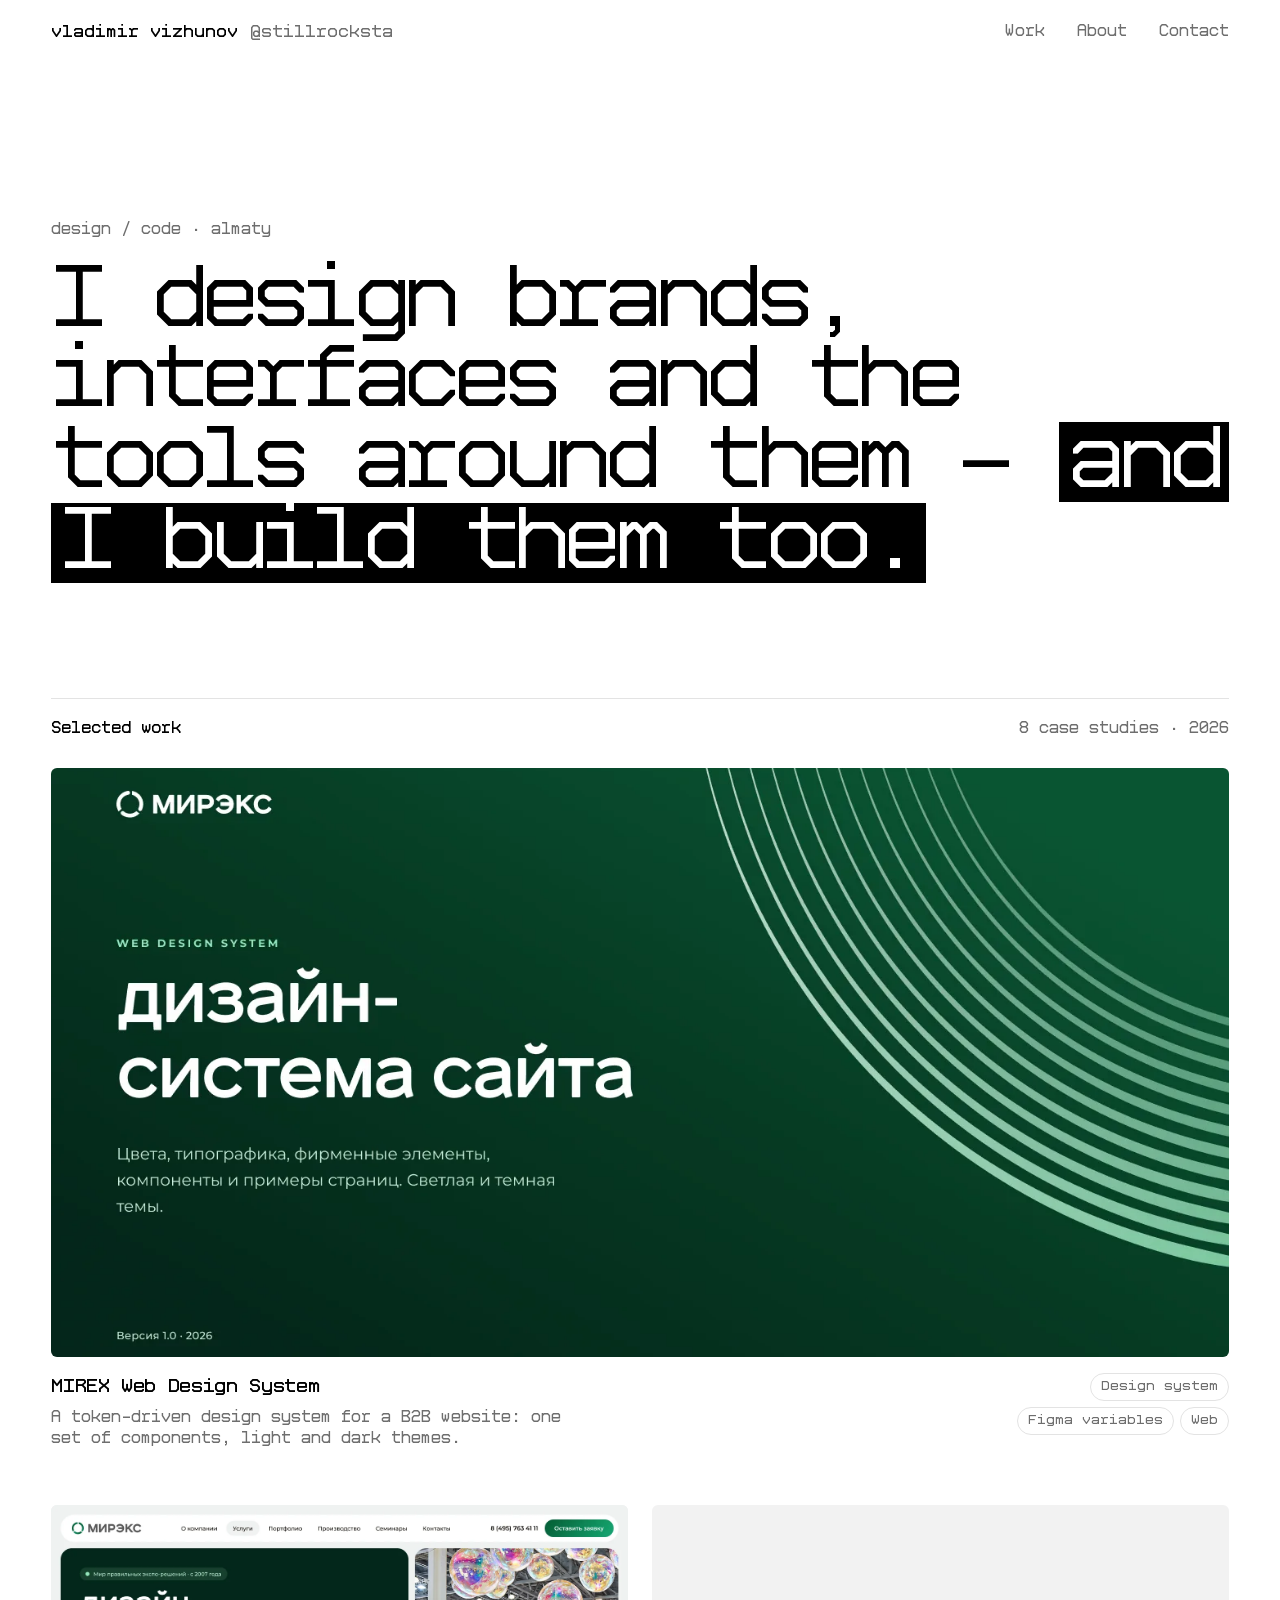
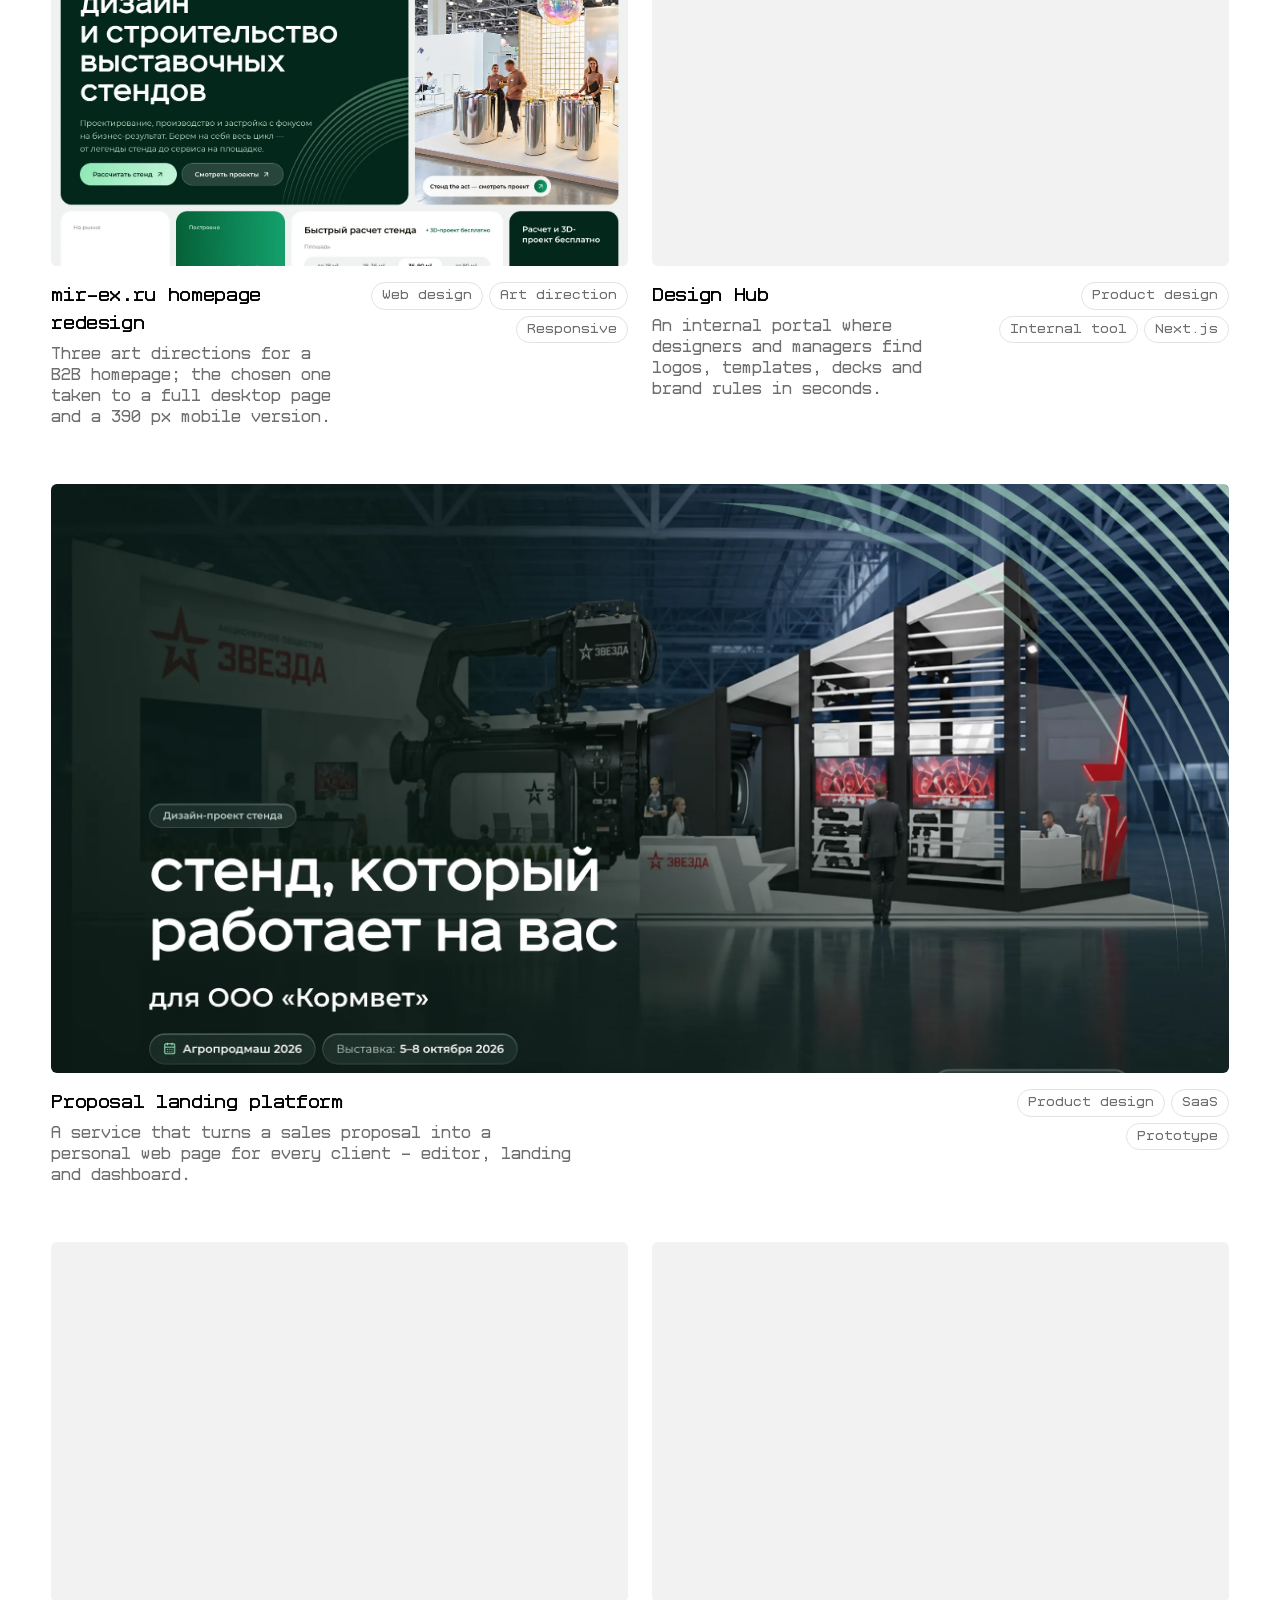
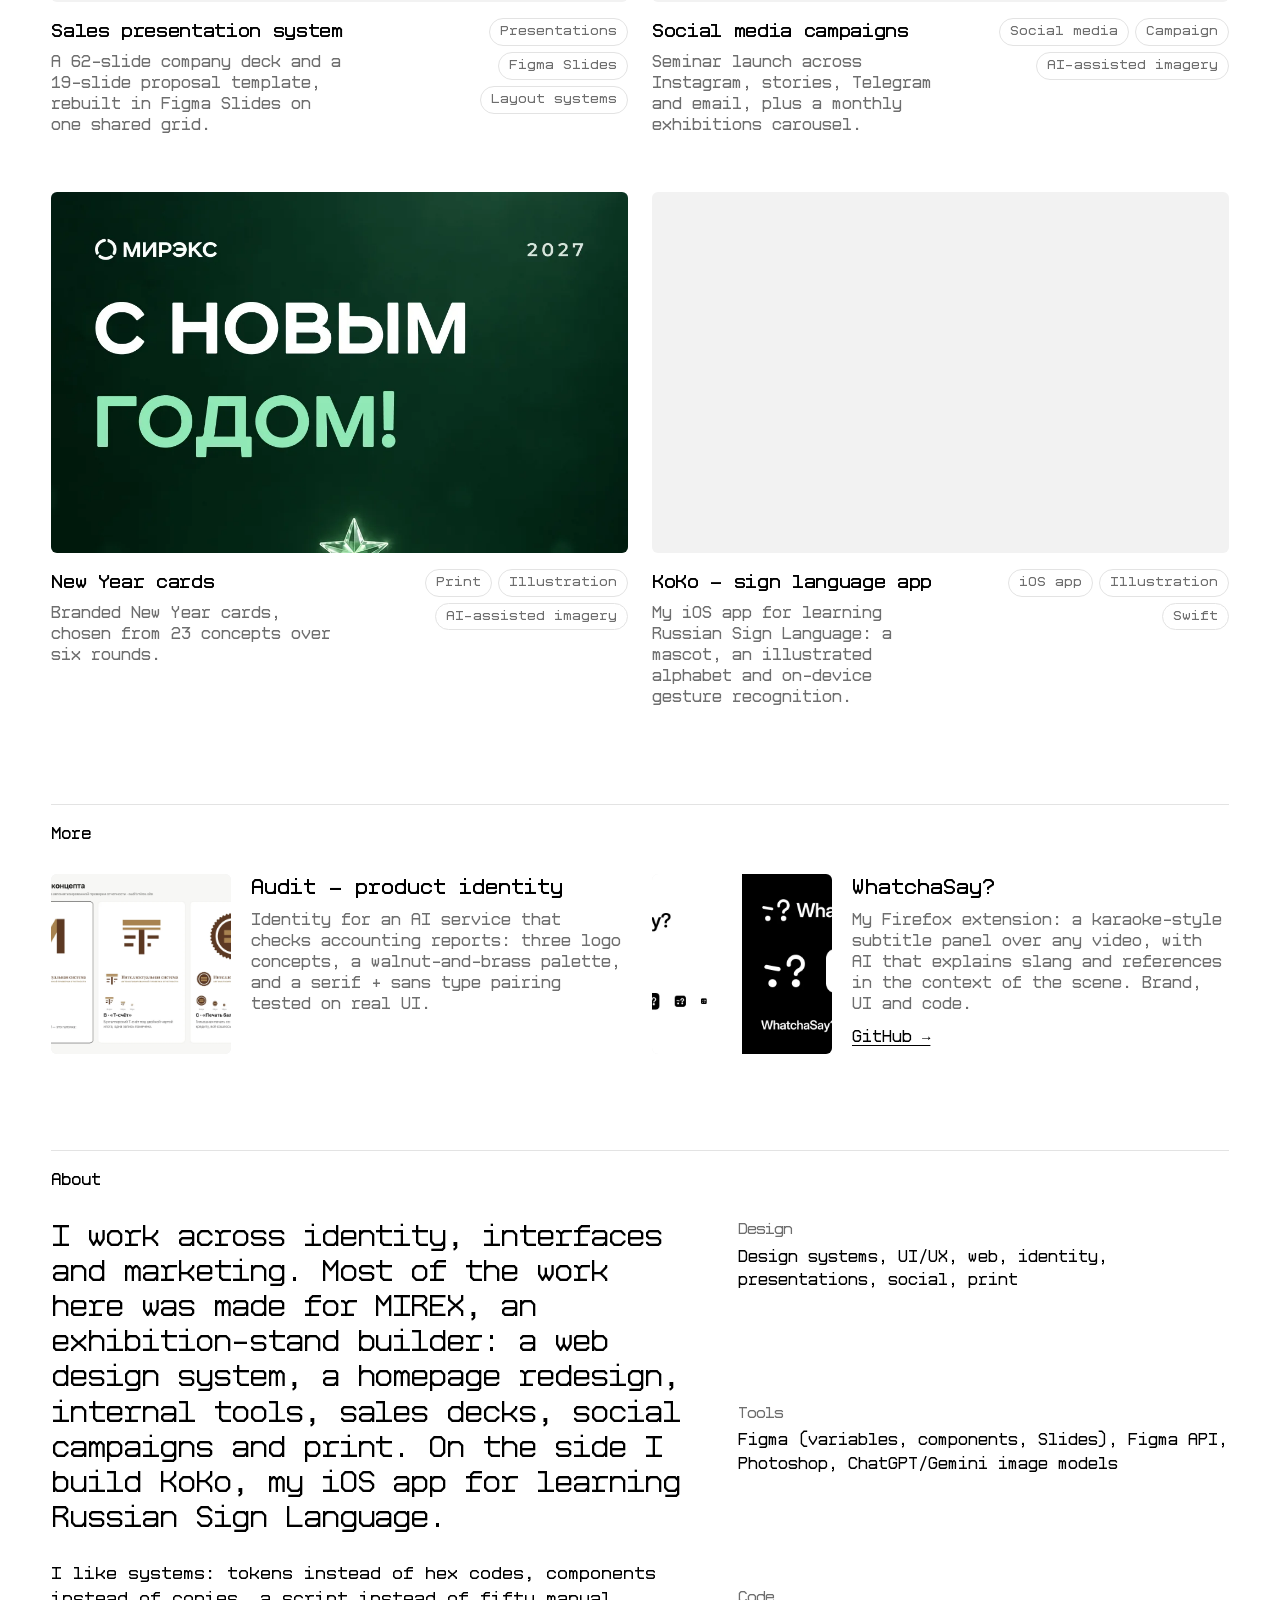
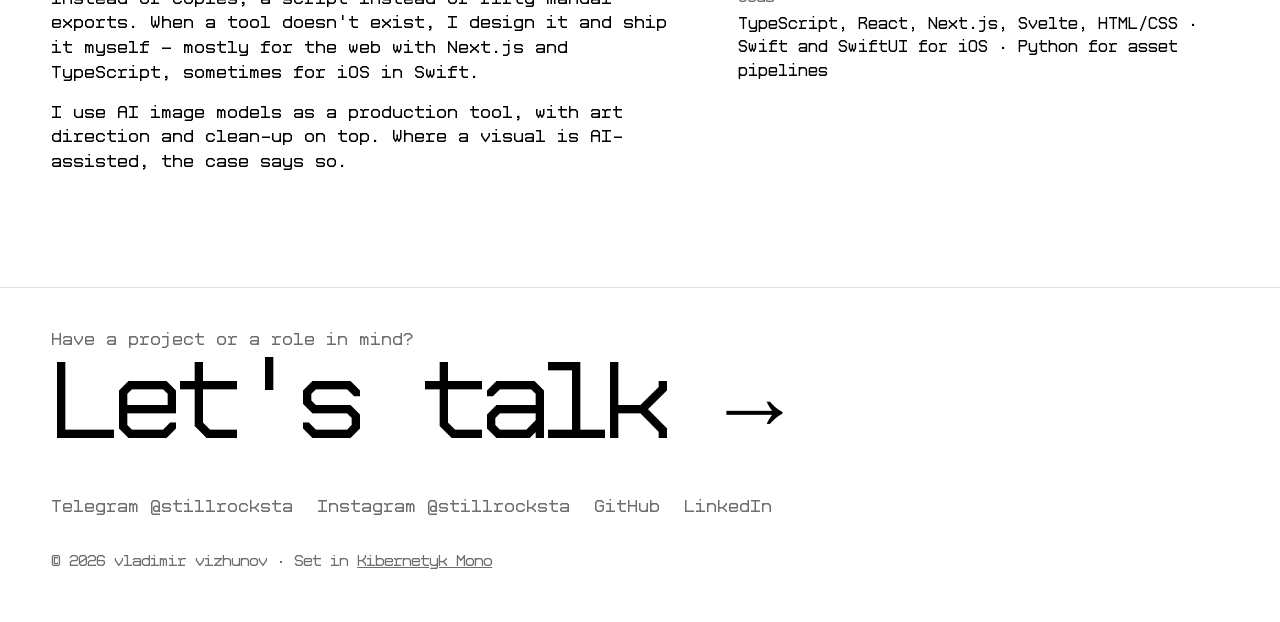
<file: site/index.html>
<!doctype html>
<html lang="en">
<head>
<meta charset="utf-8">
<meta name="viewport" content="width=device-width, initial-scale=1">
<title>vladimir vizhunov — design / code · almaty</title>
<meta name="description" content="Designer and web developer in Almaty. Design systems, product UI, internal tools and web front-end: 8 case studies.">
<meta property="og:title" content="vladimir vizhunov — design / code · almaty">
<meta property="og:description" content="Designer and web developer in Almaty. Design systems, product UI, internal tools and web front-end: 8 case studies.">
<meta property="og:image" content="https://rockstaneverdie.github.io/portfolio/img/og-bw.jpg">
<meta property="og:image:width" content="1200">
<meta property="og:image:height" content="630">
<meta name="twitter:card" content="summary_large_image">
<link rel="icon" href="favicon.svg" type="image/svg+xml">
<link rel="preload" href="fonts/KibernetykMono-Light.woff2" as="font" type="font/woff2" crossorigin>
<link rel="preload" href="fonts/KibernetykMono-Regular.woff2" as="font" type="font/woff2" crossorigin>
<link rel="stylesheet" href="style.css">
</head>
<body>
<header class="top wrap">
  <a class="brand" href="index.html">vladimir vizhunov<span class="handle">@stillrocksta</span></a>
  <nav><a href="index.html#work">Work</a><a href="index.html#about">About</a><a href="index.html#contact">Contact</a></nav>
</header>
<main>
<section class="hero wrap">
  <p class="eyebrow">design / code · almaty</p>
  <h1>I design brands, interfaces and the tools around them — <em>and I build them too.</em></h1>
</section>
<section id="work" class="wrap">
  <div class="section-head"><h2>Selected work</h2><span>8 case studies · 2026</span></div>
  <div class="cards"><a class="card wide" href="work/design-system.html">
  <div class="card-img pin-left"><img src="img/design-system/cover.webp" width="1440" height="810" alt="MIREX Web Design System" loading="eager" decoding="async" class="" data-zoom></div>
  <div class="card-text"><h3>MIREX Web Design System</h3><p>A token-driven design system for a B2B website: one set of components, light and dark themes.</p><ul class="tags"><li>Design system</li><li>Figma variables</li><li>Web</li></ul></div>
</a><a class="card" href="work/website.html">
  <div class="card-img pin-top"><img src="img/website/bento.webp" width="1440" height="5016" alt="mir-ex.ru homepage redesign" loading="eager" decoding="async" class="" data-zoom></div>
  <div class="card-text"><h3>mir-ex.ru homepage redesign</h3><p>Three art directions for a B2B homepage; the chosen one taken to a full desktop page and a 390 px mobile version.</p><ul class="tags"><li>Web design</li><li>Art direction</li><li>Responsive</li></ul></div>
</a><a class="card" href="work/design-hub.html">
  <div class="card-img"><img src="img/design-hub/home.webp" width="2400" height="1350" alt="Design Hub" loading="lazy" decoding="async" class="" data-zoom></div>
  <div class="card-text"><h3>Design Hub</h3><p>An internal portal where designers and managers find logos, templates, decks and brand rules in seconds.</p><ul class="tags"><li>Product design</li><li>Internal tool</li><li>Next.js</li></ul></div>
</a><a class="card wide" href="work/proposal-platform.html">
  <div class="card-img"><img src="img/proposal-platform/hero-dark.webp" width="2400" height="1500" alt="Proposal landing platform" loading="lazy" decoding="async" class="" data-zoom></div>
  <div class="card-text"><h3>Proposal landing platform</h3><p>A service that turns a sales proposal into a personal web page for every client — editor, landing and dashboard.</p><ul class="tags"><li>Product design</li><li>SaaS</li><li>Prototype</li></ul></div>
</a><a class="card" href="work/presentations.html">
  <div class="card-img"><img src="img/presentations/company-01.webp" width="1280" height="720" alt="Sales presentation system" loading="lazy" decoding="async" class="" data-zoom></div>
  <div class="card-text"><h3>Sales presentation system</h3><p>A 62-slide company deck and a 19-slide proposal template, rebuilt in Figma Slides on one shared grid.</p><ul class="tags"><li>Presentations</li><li>Figma Slides</li><li>Layout systems</li></ul></div>
</a><a class="card" href="work/social.html">
  <div class="card-img"><img src="img/social/expo-01.webp" width="1080" height="1350" alt="Social media campaigns" loading="lazy" decoding="async" class="" data-zoom></div>
  <div class="card-text"><h3>Social media campaigns</h3><p>Seminar launch across Instagram, stories, Telegram and email, plus a monthly exhibitions carousel.</p><ul class="tags"><li>Social media</li><li>Campaign</li><li>AI-assisted imagery</li></ul></div>
</a><a class="card" href="work/print.html">
  <div class="card-img pin-top"><img src="img/print/ny-tree.webp" width="1050" height="1480" alt="New Year cards" loading="lazy" decoding="async" class="" data-zoom></div>
  <div class="card-text"><h3>New Year cards</h3><p>Branded New Year cards, chosen from 23 concepts over six rounds.</p><ul class="tags"><li>Print</li><li>Illustration</li><li>AI-assisted imagery</li></ul></div>
</a><a class="card" href="work/koko.html">
  <div class="card-img"><img src="img/koko/cover.webp" width="1920" height="1200" alt="KoKo — sign language app" loading="lazy" decoding="async" class="" data-zoom></div>
  <div class="card-text"><h3>KoKo — sign language app</h3><p>My iOS app for learning Russian Sign Language: a mascot, an illustrated alphabet and on-device gesture recognition.</p><ul class="tags"><li>iOS app</li><li>Illustration</li><li>Swift</li></ul></div>
</a></div>
</section>
<section class="wrap">
  <div class="section-head"><h2>More</h2></div>
  <div class="sides"><article class="side"><div class="side-img"><img src="img/audit-identity/logo-concepts.webp" width="1600" height="984" alt="Audit — product identity" loading="lazy" decoding="async" class="" data-zoom></div><div><h3>Audit — product identity</h3><p>Identity for an AI service that checks accounting reports: three logo concepts, a walnut-and-brass palette, and a serif + sans type pairing tested on real UI.</p></div></article><article class="side"><div class="side-img"><img src="img/whatchasay/preview.webp" width="1400" height="518" alt="WhatchaSay?" loading="lazy" decoding="async" class="" data-zoom></div><div><h3>WhatchaSay?</h3><p>My Firefox extension: a karaoke-style subtitle panel over any video, with AI that explains slang and references in the context of the scene. Brand, UI and code.</p><a class="more" href="https://github.com/rockstaneverdie/whatchasay">GitHub →</a></div></article></div>
</section>
<section id="about" class="wrap about">
  <div class="section-head"><h2>About</h2></div>
  <div class="about-grid"><div class="prose"><p>I work across identity, interfaces and marketing. Most of the work here was made for MIREX, an exhibition-stand builder: a web design system, a homepage redesign, internal tools, sales decks, social campaigns and print. On the side I build KoKo, my iOS app for learning Russian Sign Language.</p><p>I like systems: tokens instead of hex codes, components instead of copies, a script instead of fifty manual exports. When a tool doesn&#x27;t exist, I design it and ship it myself — mostly for the web with Next.js and TypeScript, sometimes for iOS in Swift.</p><p>I use AI image models as a production tool, with art direction and clean-up on top. Where a visual is AI-assisted, the case says so.</p></div><dl class="skills"><div><dt>Design</dt><dd>Design systems, UI/UX, web, identity, presentations, social, print</dd></div><div><dt>Tools</dt><dd>Figma (variables, components, Slides), Figma API, Photoshop, ChatGPT/Gemini image models</dd></div><div><dt>Code</dt><dd>TypeScript, React, Next.js, Svelte, HTML/CSS · Swift and SwiftUI for iOS · Python for asset pipelines</dd></div></dl></div>
</section>
</main>
<footer id="contact" class="foot wrap">
  <p class="foot-lead">Have a project or a role in mind?</p>
  <a class="foot-mail" href="https://t.me/stillrocksta">Let's talk →</a>
  <div class="foot-links"><a href="https://t.me/stillrocksta">Telegram @stillrocksta</a><a href="https://instagram.com/stillrocksta">Instagram @stillrocksta</a><a href="https://github.com/rockstaneverdie">GitHub</a><a href="https://www.linkedin.com/in/vladimir-vizhunov-5964213b5/">LinkedIn</a></div>
  <p class="foot-small">© 2026 vladimir vizhunov · Set in <a href="https://pavlokilko.github.io/KibernetykMono/">Kibernetyk Mono</a></p>
</footer>
<div class="lightbox" hidden><img alt=""><button type="button" aria-label="Close">×</button></div>
<script src="main.js" defer></script>
</body>
</html>
</file>
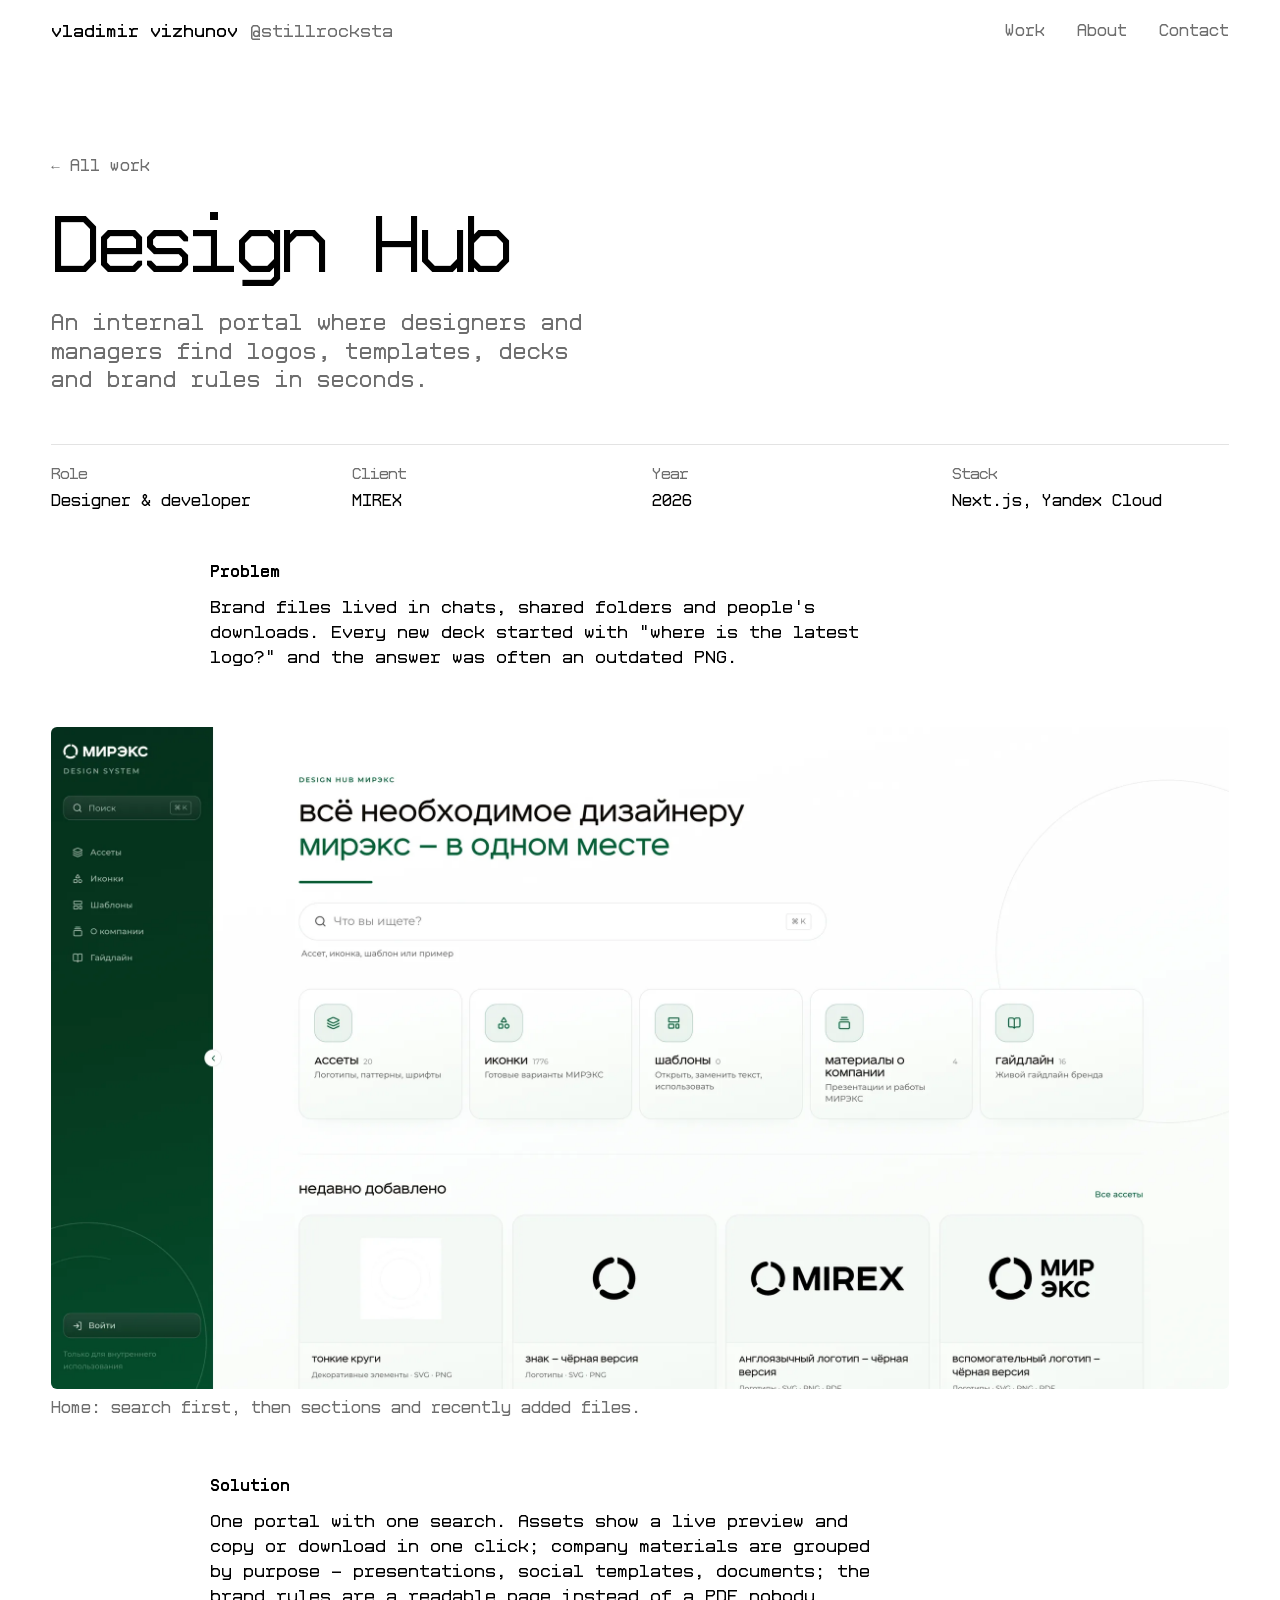
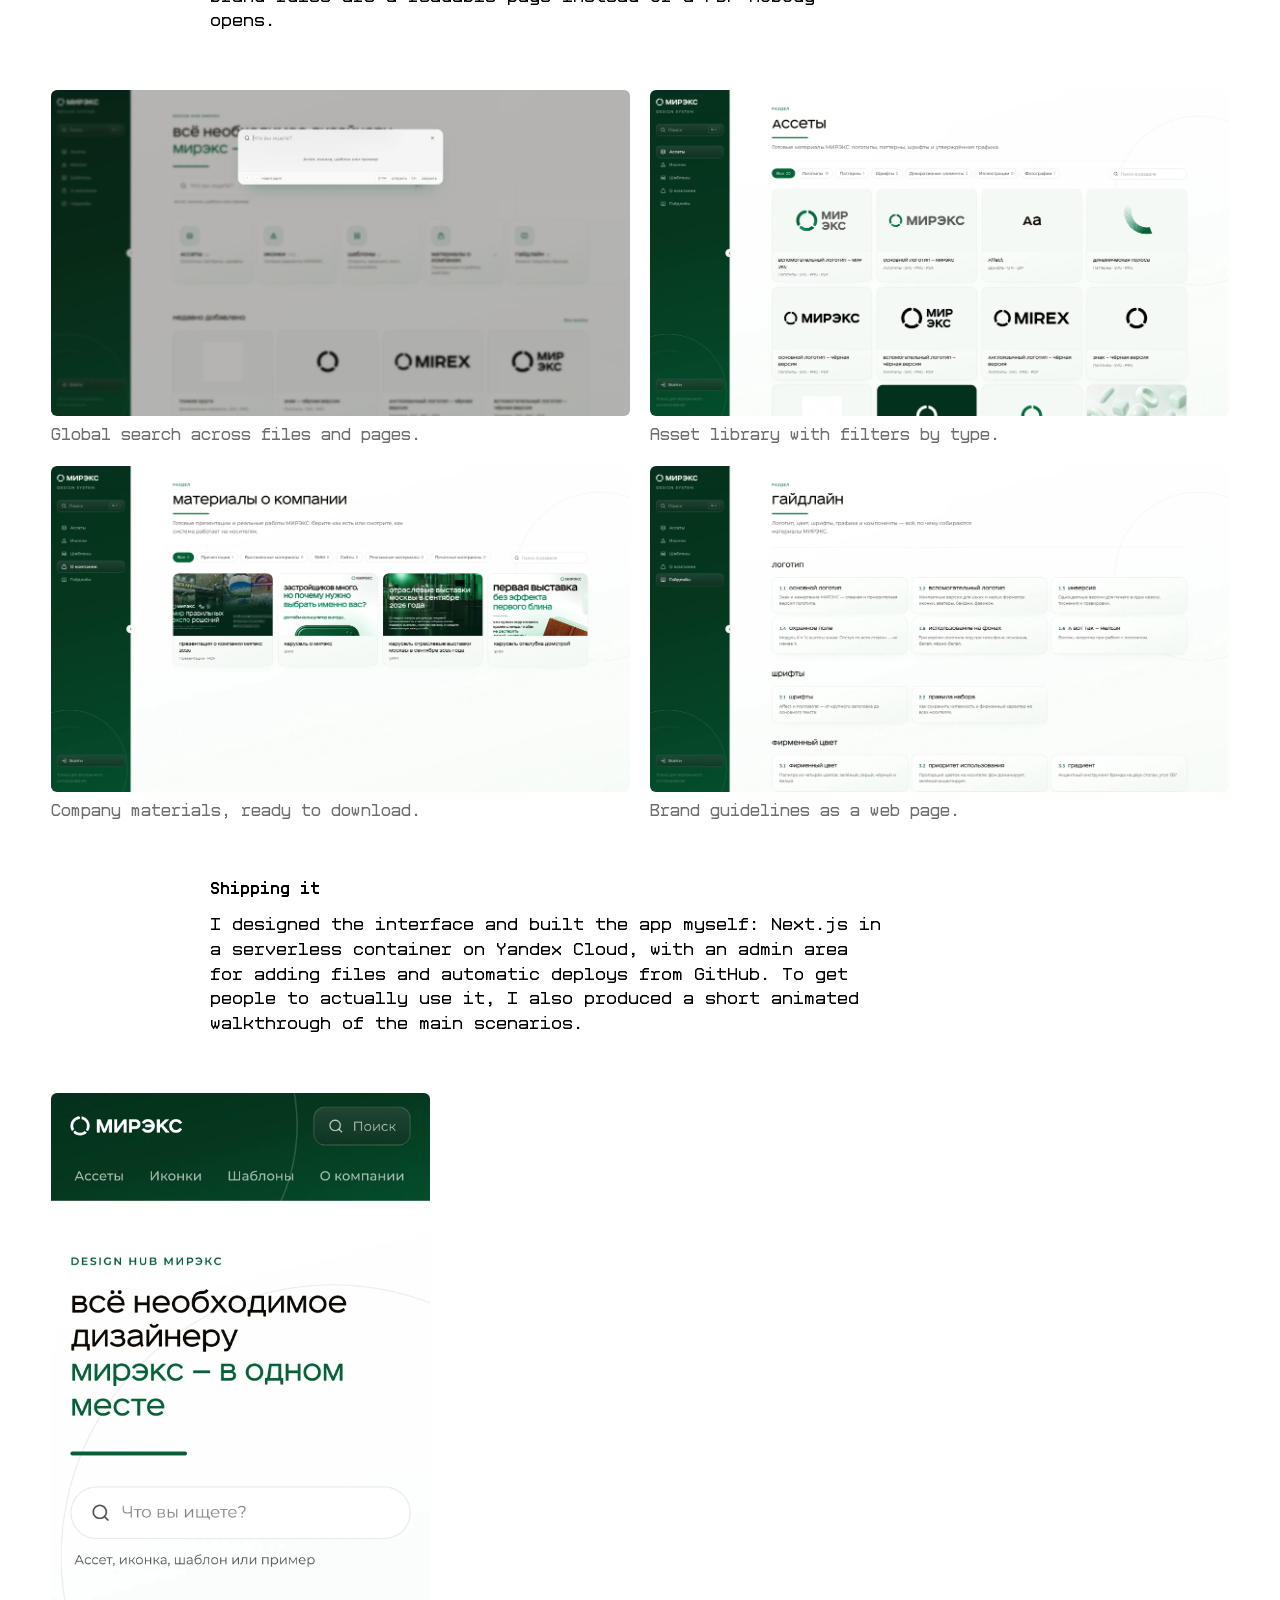
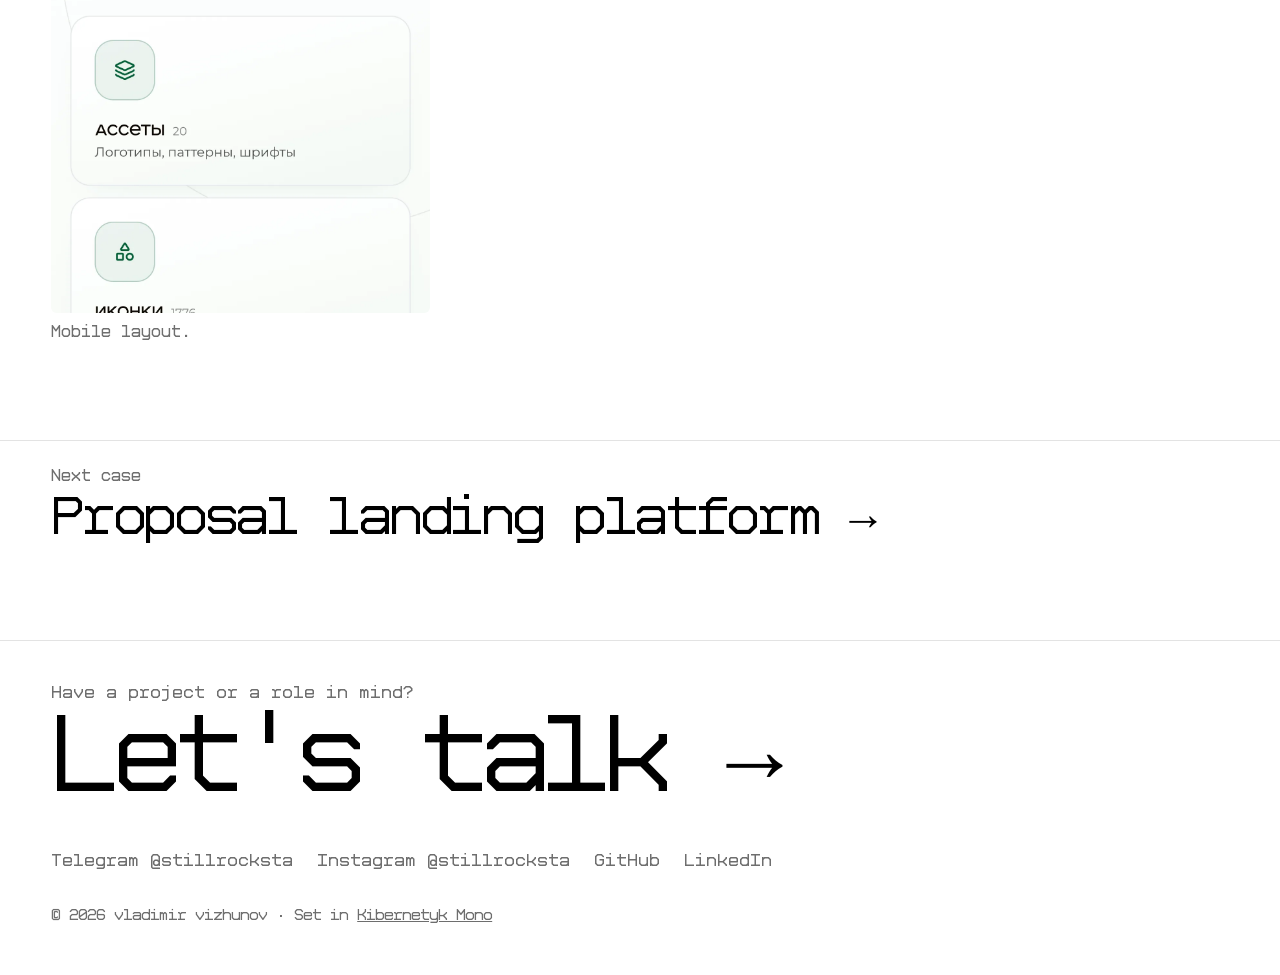
<file: site/work/design-hub.html>
<!doctype html>
<html lang="en">
<head>
<meta charset="utf-8">
<meta name="viewport" content="width=device-width, initial-scale=1">
<title>Design Hub — vladimir vizhunov</title>
<meta name="description" content="An internal portal where designers and managers find logos, templates, decks and brand rules in seconds.">
<meta property="og:title" content="Design Hub — vladimir vizhunov">
<meta property="og:description" content="An internal portal where designers and managers find logos, templates, decks and brand rules in seconds.">
<meta property="og:image" content="https://rockstaneverdie.github.io/portfolio/img/og-bw.jpg">
<meta property="og:image:width" content="1200">
<meta property="og:image:height" content="630">
<meta name="twitter:card" content="summary_large_image">
<link rel="icon" href="../favicon.svg" type="image/svg+xml">
<link rel="preload" href="../fonts/KibernetykMono-Light.woff2" as="font" type="font/woff2" crossorigin>
<link rel="preload" href="../fonts/KibernetykMono-Regular.woff2" as="font" type="font/woff2" crossorigin>
<link rel="stylesheet" href="../style.css">
</head>
<body>
<header class="top wrap">
  <a class="brand" href="../index.html">vladimir vizhunov<span class="handle">@stillrocksta</span></a>
  <nav><a href="../index.html#work">Work</a><a href="../index.html#about">About</a><a href="../index.html#contact">Contact</a></nav>
</header>
<main class="case">
<section class="case-head wrap">
  <a class="back" href="../index.html#work">← All work</a>
  <h1>Design Hub</h1>
  <p class="lead">An internal portal where designers and managers find logos, templates, decks and brand rules in seconds.</p>
  <dl class="meta"><div><dt>Role</dt><dd>Designer &amp; developer</dd></div><div><dt>Client</dt><dd>MIREX</dd></div><div><dt>Year</dt><dd>2026</dd></div><div><dt>Stack</dt><dd>Next.js, Yandex Cloud</dd></div></dl>
</section>
<div class="case-body wrap"><section class="prose"><h2>Problem</h2><p>Brand files lived in chats, shared folders and people&#x27;s downloads. Every new deck started with &quot;where is the latest logo?&quot; and the answer was often an outdated PNG.</p></section><div class="media"><figure class=""><img src="../img/design-hub/home.webp" width="2400" height="1350" alt="Home: search first, then sections and recently added files." loading="lazy" decoding="async" class="" data-zoom><figcaption>Home: search first, then sections and recently added files.</figcaption></figure></div><section class="prose"><h2>Solution</h2><p>One portal with one search. Assets show a live preview and copy or download in one click; company materials are grouped by purpose — presentations, social templates, documents; the brand rules are a readable page instead of a PDF nobody opens.</p></section><div class="media grid cols-2"><figure class=""><img src="../img/design-hub/search.webp" width="2400" height="1350" alt="Global search across files and pages." loading="lazy" decoding="async" class="" data-zoom><figcaption>Global search across files and pages.</figcaption></figure><figure class=""><img src="../img/design-hub/assets.webp" width="2400" height="1350" alt="Asset library with filters by type." loading="lazy" decoding="async" class="" data-zoom><figcaption>Asset library with filters by type.</figcaption></figure><figure class=""><img src="../img/design-hub/company.webp" width="2400" height="1350" alt="Company materials, ready to download." loading="lazy" decoding="async" class="" data-zoom><figcaption>Company materials, ready to download.</figcaption></figure><figure class=""><img src="../img/design-hub/rules.webp" width="2400" height="1350" alt="Brand guidelines as a web page." loading="lazy" decoding="async" class="" data-zoom><figcaption>Brand guidelines as a web page.</figcaption></figure></div><section class="prose"><h2>Shipping it</h2><p>I designed the interface and built the app myself: Next.js in a serverless container on Yandex Cloud, with an admin area for adding files and automatic deploys from GitHub. To get people to actually use it, I also produced a short animated walkthrough of the main scenarios.</p></section><div class="media grid cols-3"><figure class=""><img src="../img/design-hub/mobile.webp" width="1170" height="2532" alt="Mobile layout." loading="lazy" decoding="async" class="" data-zoom><figcaption>Mobile layout.</figcaption></figure></div></div>
<a class="next wrap" href="proposal-platform.html"><span>Next case</span><strong>Proposal landing platform →</strong></a>
</main>
<footer id="contact" class="foot wrap">
  <p class="foot-lead">Have a project or a role in mind?</p>
  <a class="foot-mail" href="https://t.me/stillrocksta">Let's talk →</a>
  <div class="foot-links"><a href="https://t.me/stillrocksta">Telegram @stillrocksta</a><a href="https://instagram.com/stillrocksta">Instagram @stillrocksta</a><a href="https://github.com/rockstaneverdie">GitHub</a><a href="https://www.linkedin.com/in/vladimir-vizhunov-5964213b5/">LinkedIn</a></div>
  <p class="foot-small">© 2026 vladimir vizhunov · Set in <a href="https://pavlokilko.github.io/KibernetykMono/">Kibernetyk Mono</a></p>
</footer>
<div class="lightbox" hidden><img alt=""><button type="button" aria-label="Close">×</button></div>
<script src="../main.js" defer></script>
</body>
</html>
</file>
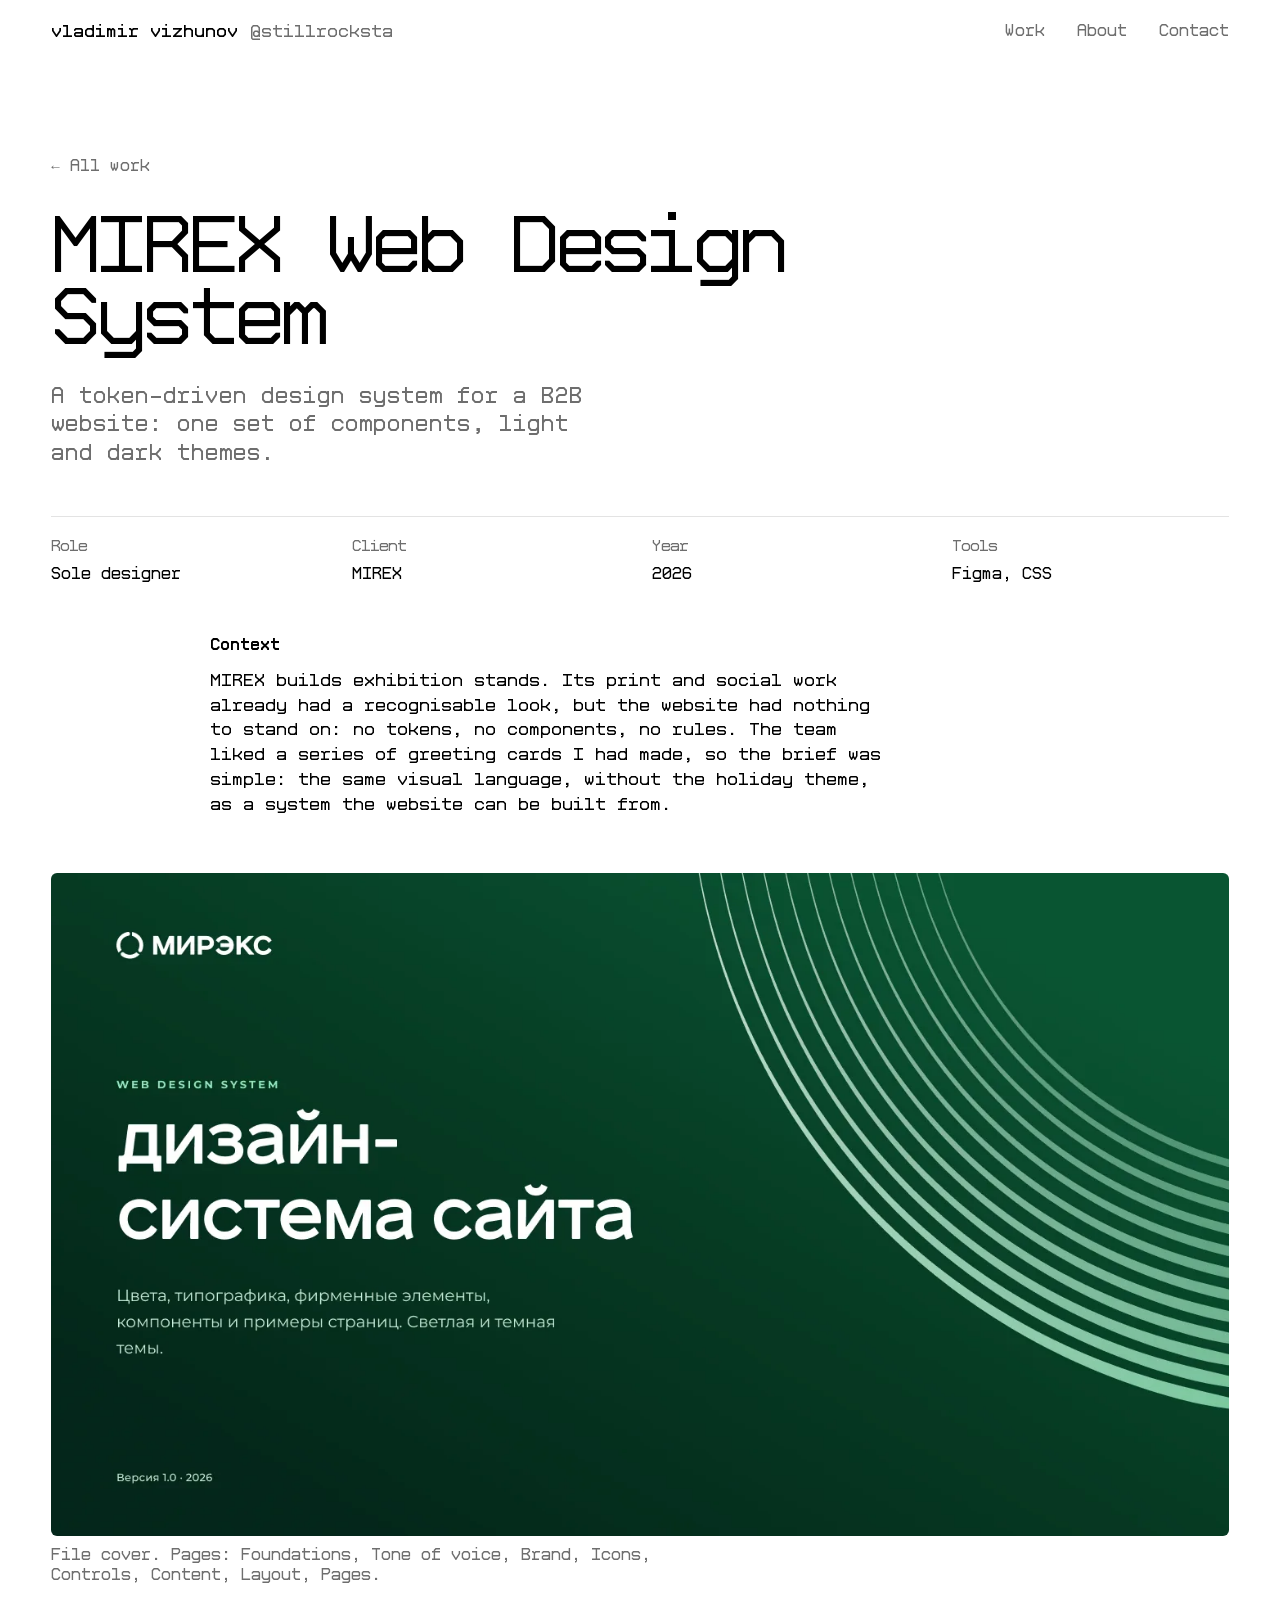
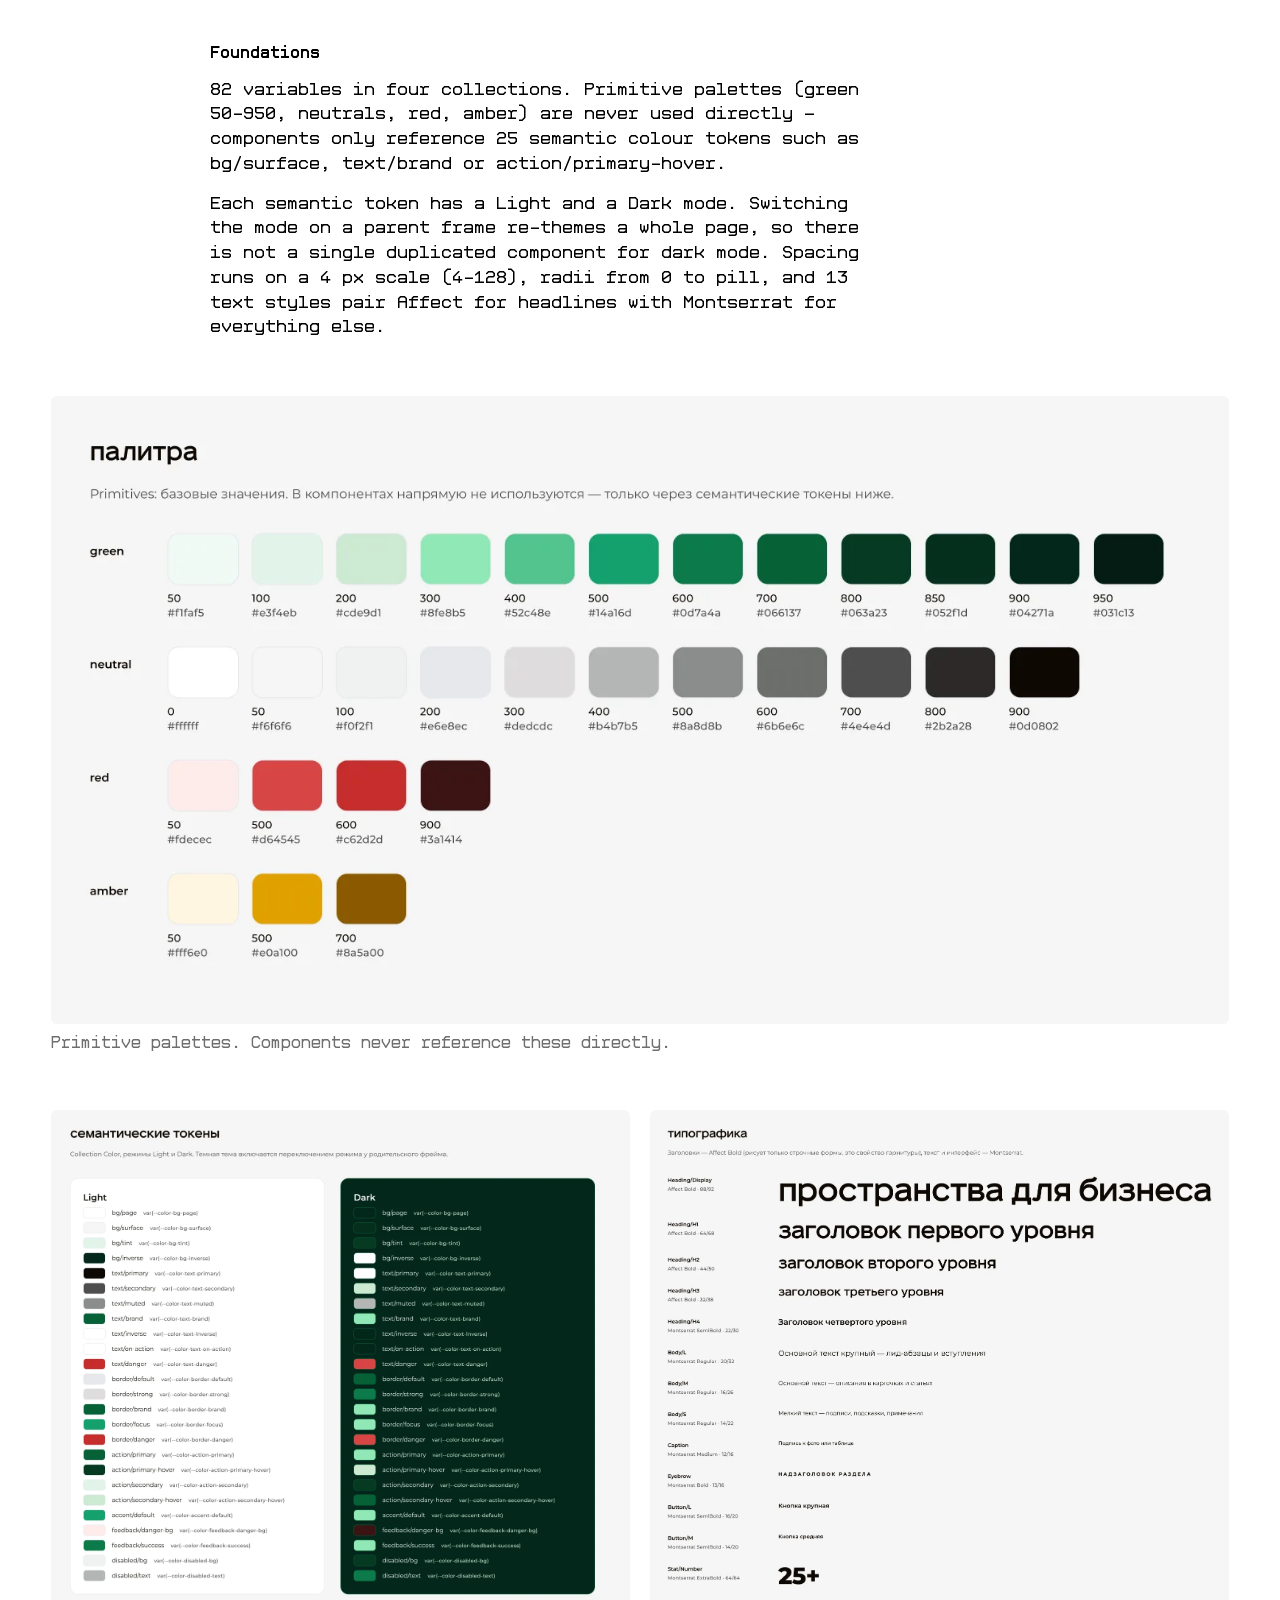
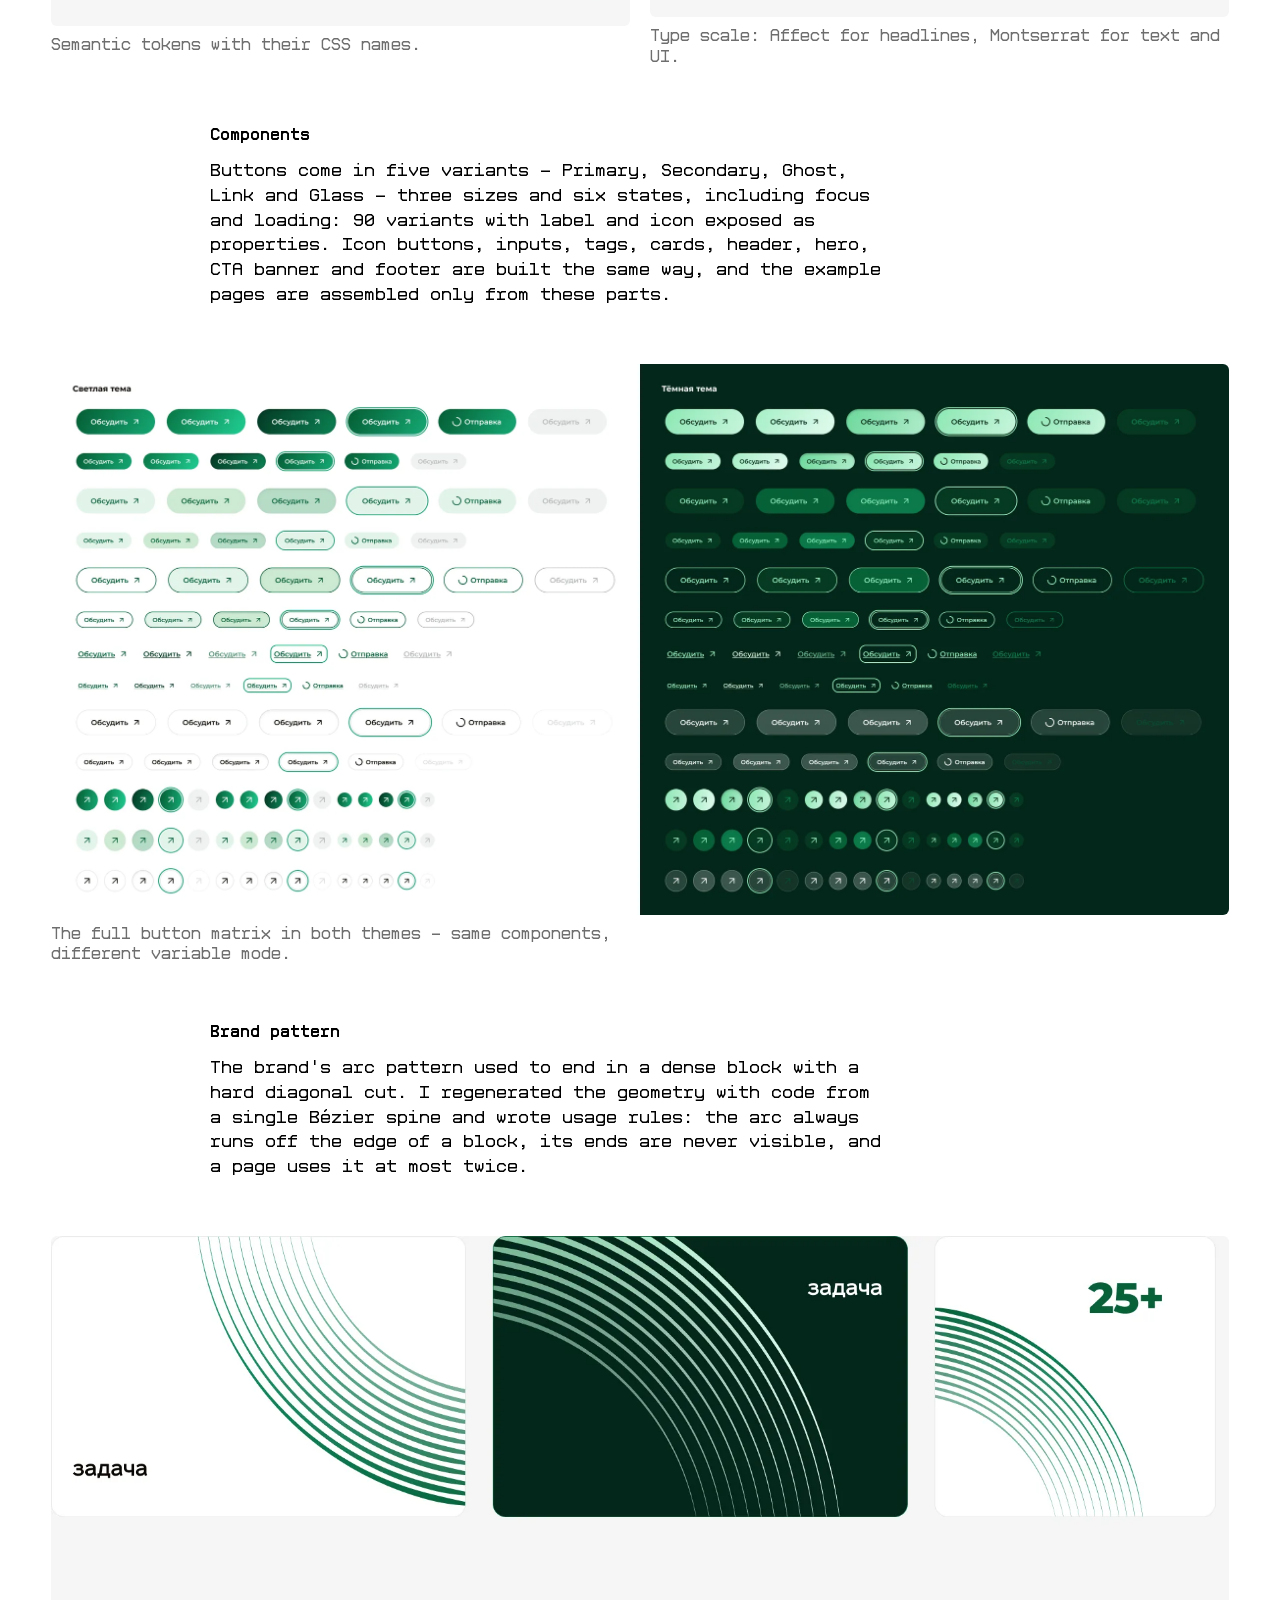
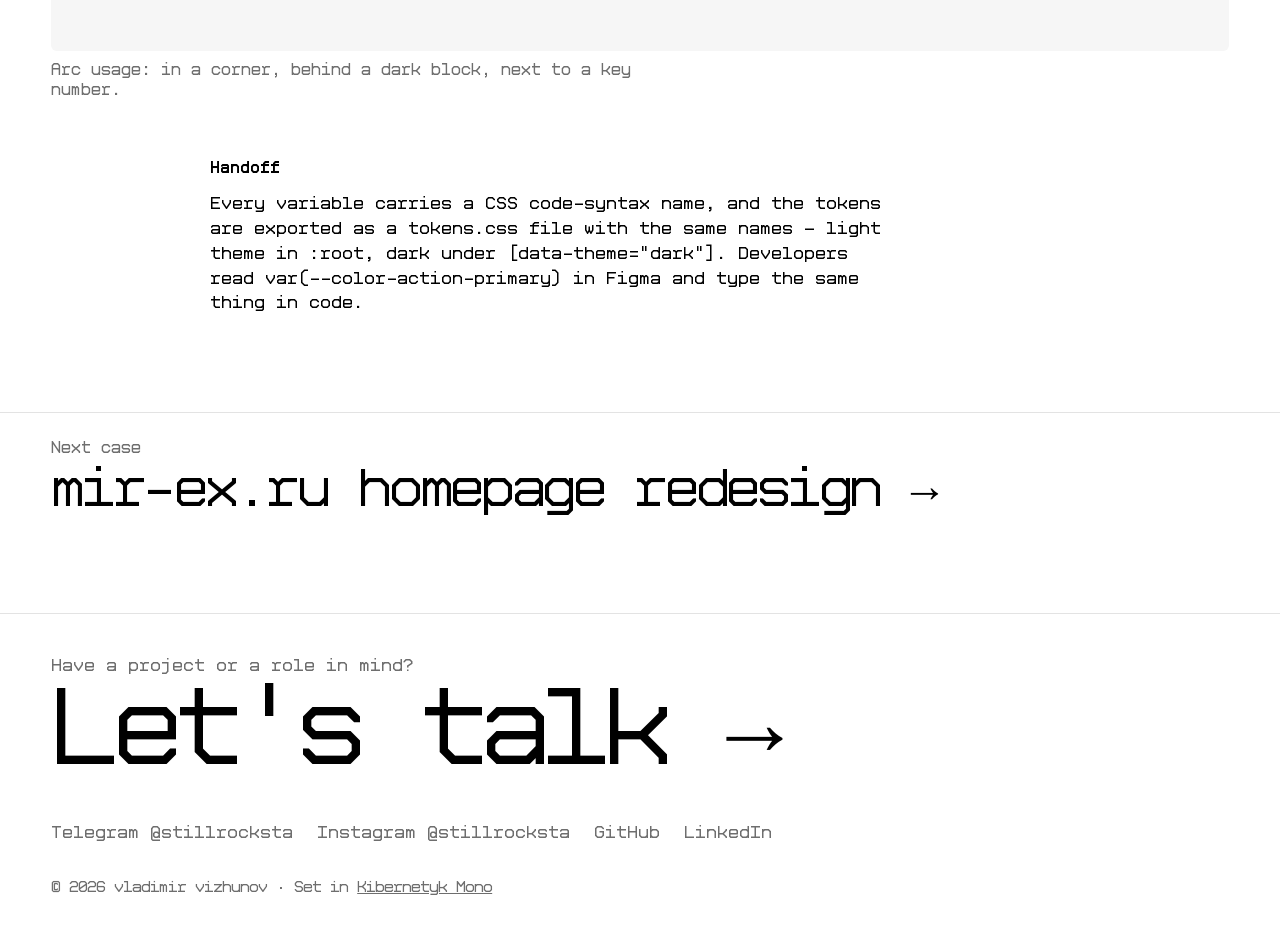
<file: site/work/design-system.html>
<!doctype html>
<html lang="en">
<head>
<meta charset="utf-8">
<meta name="viewport" content="width=device-width, initial-scale=1">
<title>MIREX Web Design System — vladimir vizhunov</title>
<meta name="description" content="A token-driven design system for a B2B website: one set of components, light and dark themes.">
<meta property="og:title" content="MIREX Web Design System — vladimir vizhunov">
<meta property="og:description" content="A token-driven design system for a B2B website: one set of components, light and dark themes.">
<meta property="og:image" content="https://rockstaneverdie.github.io/portfolio/img/og-bw.jpg">
<meta property="og:image:width" content="1200">
<meta property="og:image:height" content="630">
<meta name="twitter:card" content="summary_large_image">
<link rel="icon" href="../favicon.svg" type="image/svg+xml">
<link rel="preload" href="../fonts/KibernetykMono-Light.woff2" as="font" type="font/woff2" crossorigin>
<link rel="preload" href="../fonts/KibernetykMono-Regular.woff2" as="font" type="font/woff2" crossorigin>
<link rel="stylesheet" href="../style.css">
</head>
<body>
<header class="top wrap">
  <a class="brand" href="../index.html">vladimir vizhunov<span class="handle">@stillrocksta</span></a>
  <nav><a href="../index.html#work">Work</a><a href="../index.html#about">About</a><a href="../index.html#contact">Contact</a></nav>
</header>
<main class="case">
<section class="case-head wrap">
  <a class="back" href="../index.html#work">← All work</a>
  <h1>MIREX Web Design System</h1>
  <p class="lead">A token-driven design system for a B2B website: one set of components, light and dark themes.</p>
  <dl class="meta"><div><dt>Role</dt><dd>Sole designer</dd></div><div><dt>Client</dt><dd>MIREX</dd></div><div><dt>Year</dt><dd>2026</dd></div><div><dt>Tools</dt><dd>Figma, CSS</dd></div></dl>
</section>
<div class="case-body wrap"><section class="prose"><h2>Context</h2><p>MIREX builds exhibition stands. Its print and social work already had a recognisable look, but the website had nothing to stand on: no tokens, no components, no rules. The team liked a series of greeting cards I had made, so the brief was simple: the same visual language, without the holiday theme, as a system the website can be built from.</p></section><div class="media"><figure class=""><img src="../img/design-system/cover.webp" width="1440" height="810" alt="File cover. Pages: Foundations, Tone of voice, Brand, Icons, Controls, Content, Layout, Pages." loading="lazy" decoding="async" class="" data-zoom><figcaption>File cover. Pages: Foundations, Tone of voice, Brand, Icons, Controls, Content, Layout, Pages.</figcaption></figure></div><section class="prose"><h2>Foundations</h2><p>82 variables in four collections. Primitive palettes (green 50–950, neutrals, red, amber) are never used directly — components only reference 25 semantic colour tokens such as bg/surface, text/brand or action/primary-hover.</p><p>Each semantic token has a Light and a Dark mode. Switching the mode on a parent frame re-themes a whole page, so there is not a single duplicated component for dark mode. Spacing runs on a 4 px scale (4–128), radii from 0 to pill, and 13 text styles pair Affect for headlines with Montserrat for everything else.</p></section><div class="media"><figure class=""><img src="../img/design-system/palette.webp" width="1456" height="776" alt="Primitive palettes. Components never reference these directly." loading="lazy" decoding="async" class="" data-zoom><figcaption>Primitive palettes. Components never reference these directly.</figcaption></figure></div><div class="media grid cols-2"><figure class=""><img src="../img/design-system/tokens.webp" width="1456" height="1297" alt="Semantic tokens with their CSS names." loading="lazy" decoding="async" class="" data-zoom><figcaption>Semantic tokens with their CSS names.</figcaption></figure><figure class=""><img src="../img/design-system/type.webp" width="1571" height="1377" alt="Type scale: Affect for headlines, Montserrat for text and UI." loading="lazy" decoding="async" class="" data-zoom><figcaption>Type scale: Affect for headlines, Montserrat for text and UI.</figcaption></figure></div><section class="prose"><h2>Components</h2><p>Buttons come in five variants — Primary, Secondary, Ghost, Link and Glass — three sizes and six states, including focus and loading: 90 variants with label and icon exposed as properties. Icon buttons, inputs, tags, cards, header, hero, CTA banner and footer are built the same way, and the example pages are assembled only from these parts.</p></section><div class="media"><figure class=""><img src="../img/design-system/buttons.webp" width="2400" height="1123" alt="The full button matrix in both themes — same components, different variable mode." loading="lazy" decoding="async" class="" data-zoom><figcaption>The full button matrix in both themes — same components, different variable mode.</figcaption></figure></div><section class="prose"><h2>Brand pattern</h2><p>The brand&#x27;s arc pattern used to end in a dense block with a hard diagonal cut. I regenerated the geometry with code from a single Bézier spine and wrote usage rules: the arc always runs off the edge of a block, its ends are never visible, and a page uses it at most twice.</p></section><div class="media"><figure class=""><img src="../img/design-system/arc-usage.webp" width="1760" height="620" alt="Arc usage: in a corner, behind a dark block, next to a key number." loading="lazy" decoding="async" class="" data-zoom><figcaption>Arc usage: in a corner, behind a dark block, next to a key number.</figcaption></figure></div><section class="prose"><h2>Handoff</h2><p>Every variable carries a CSS code-syntax name, and the tokens are exported as a tokens.css file with the same names — light theme in :root, dark under [data-theme=&quot;dark&quot;]. Developers read var(--color-action-primary) in Figma and type the same thing in code.</p></section></div>
<a class="next wrap" href="website.html"><span>Next case</span><strong>mir-ex.ru homepage redesign →</strong></a>
</main>
<footer id="contact" class="foot wrap">
  <p class="foot-lead">Have a project or a role in mind?</p>
  <a class="foot-mail" href="https://t.me/stillrocksta">Let's talk →</a>
  <div class="foot-links"><a href="https://t.me/stillrocksta">Telegram @stillrocksta</a><a href="https://instagram.com/stillrocksta">Instagram @stillrocksta</a><a href="https://github.com/rockstaneverdie">GitHub</a><a href="https://www.linkedin.com/in/vladimir-vizhunov-5964213b5/">LinkedIn</a></div>
  <p class="foot-small">© 2026 vladimir vizhunov · Set in <a href="https://pavlokilko.github.io/KibernetykMono/">Kibernetyk Mono</a></p>
</footer>
<div class="lightbox" hidden><img alt=""><button type="button" aria-label="Close">×</button></div>
<script src="../main.js" defer></script>
</body>
</html>
</file>
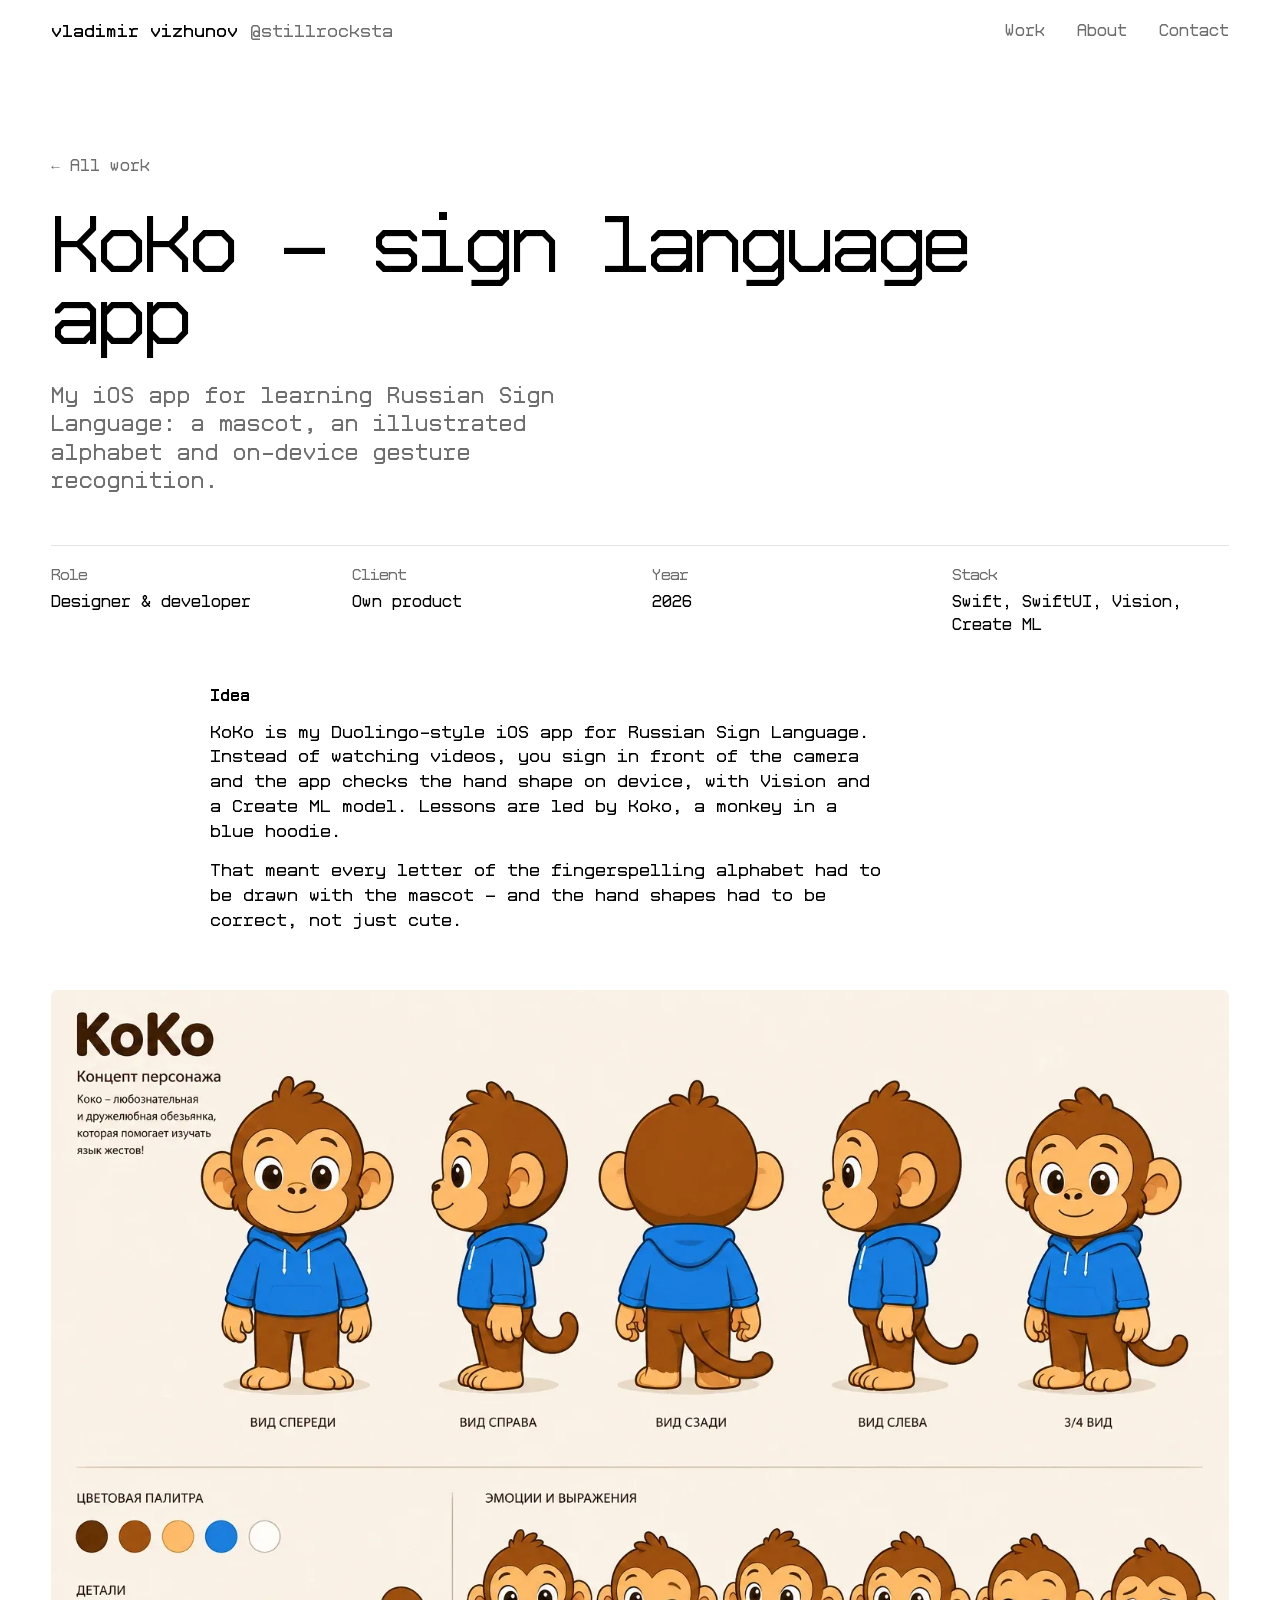
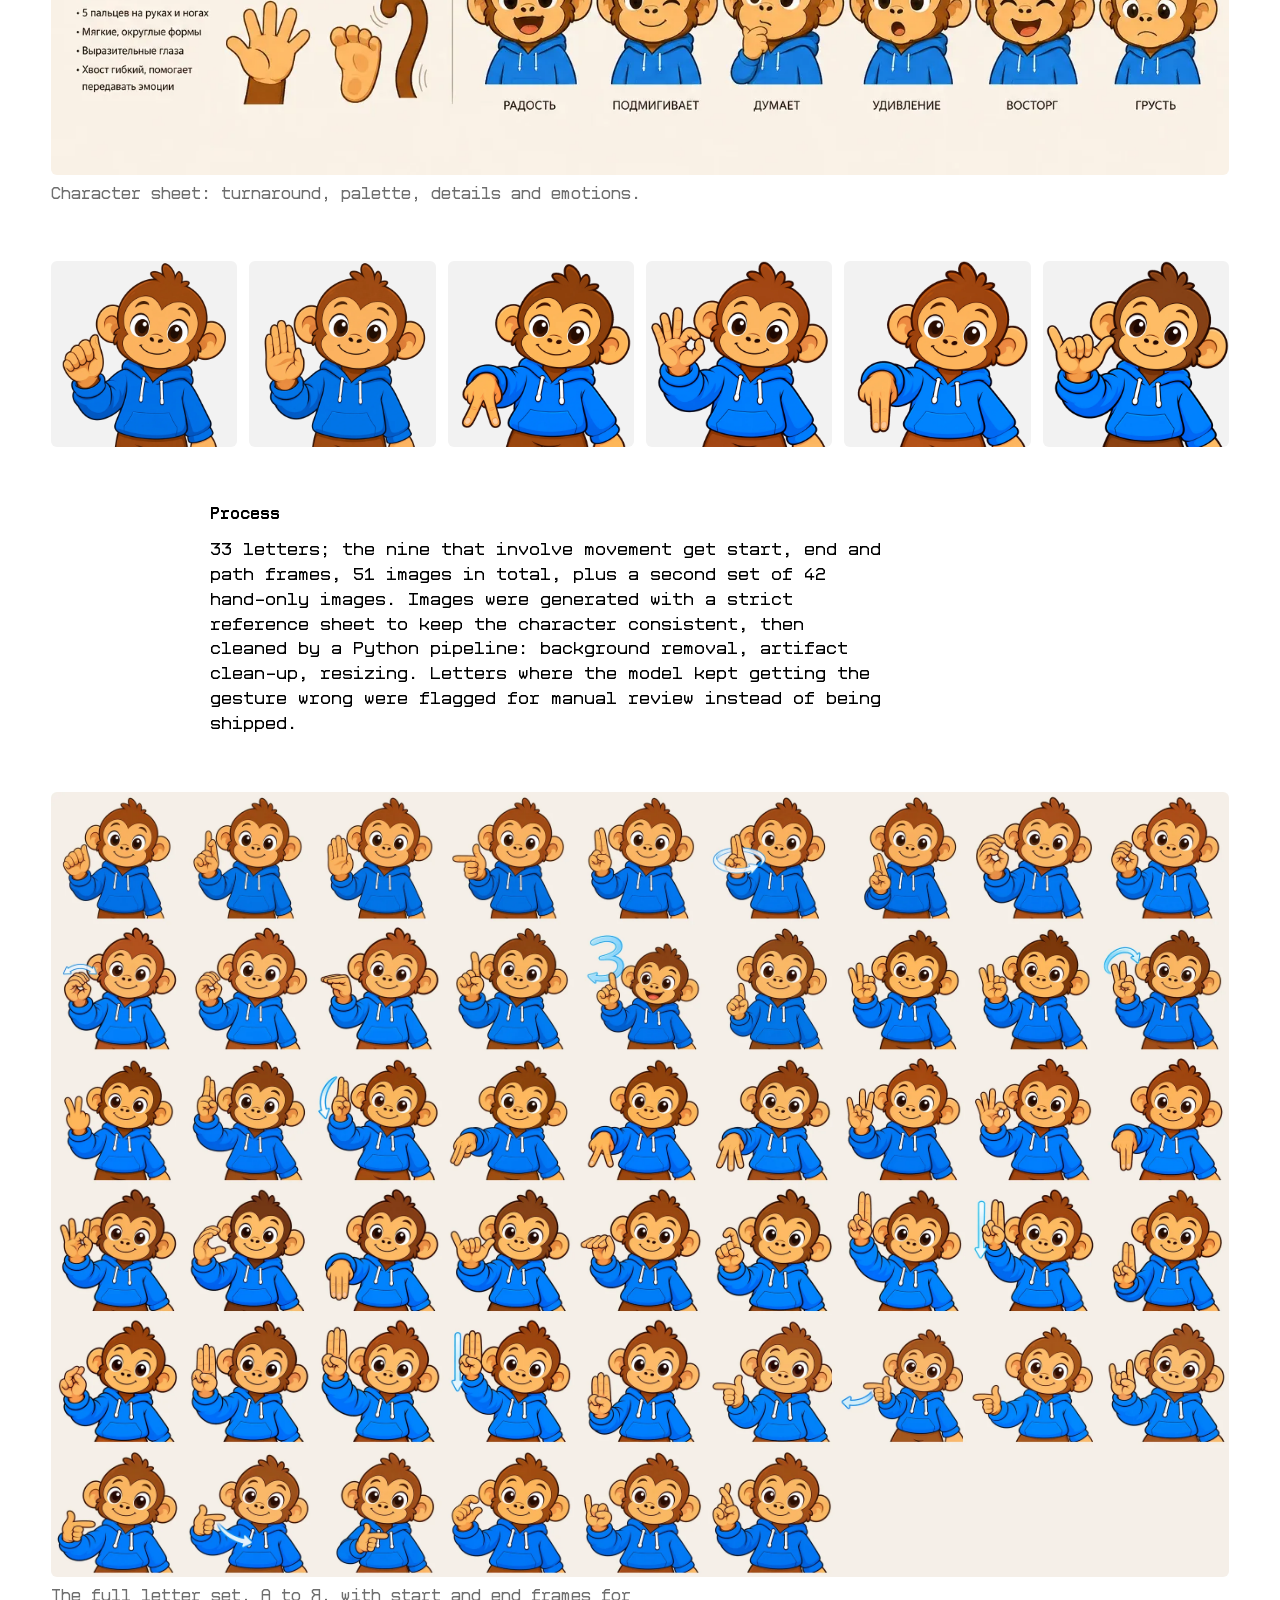
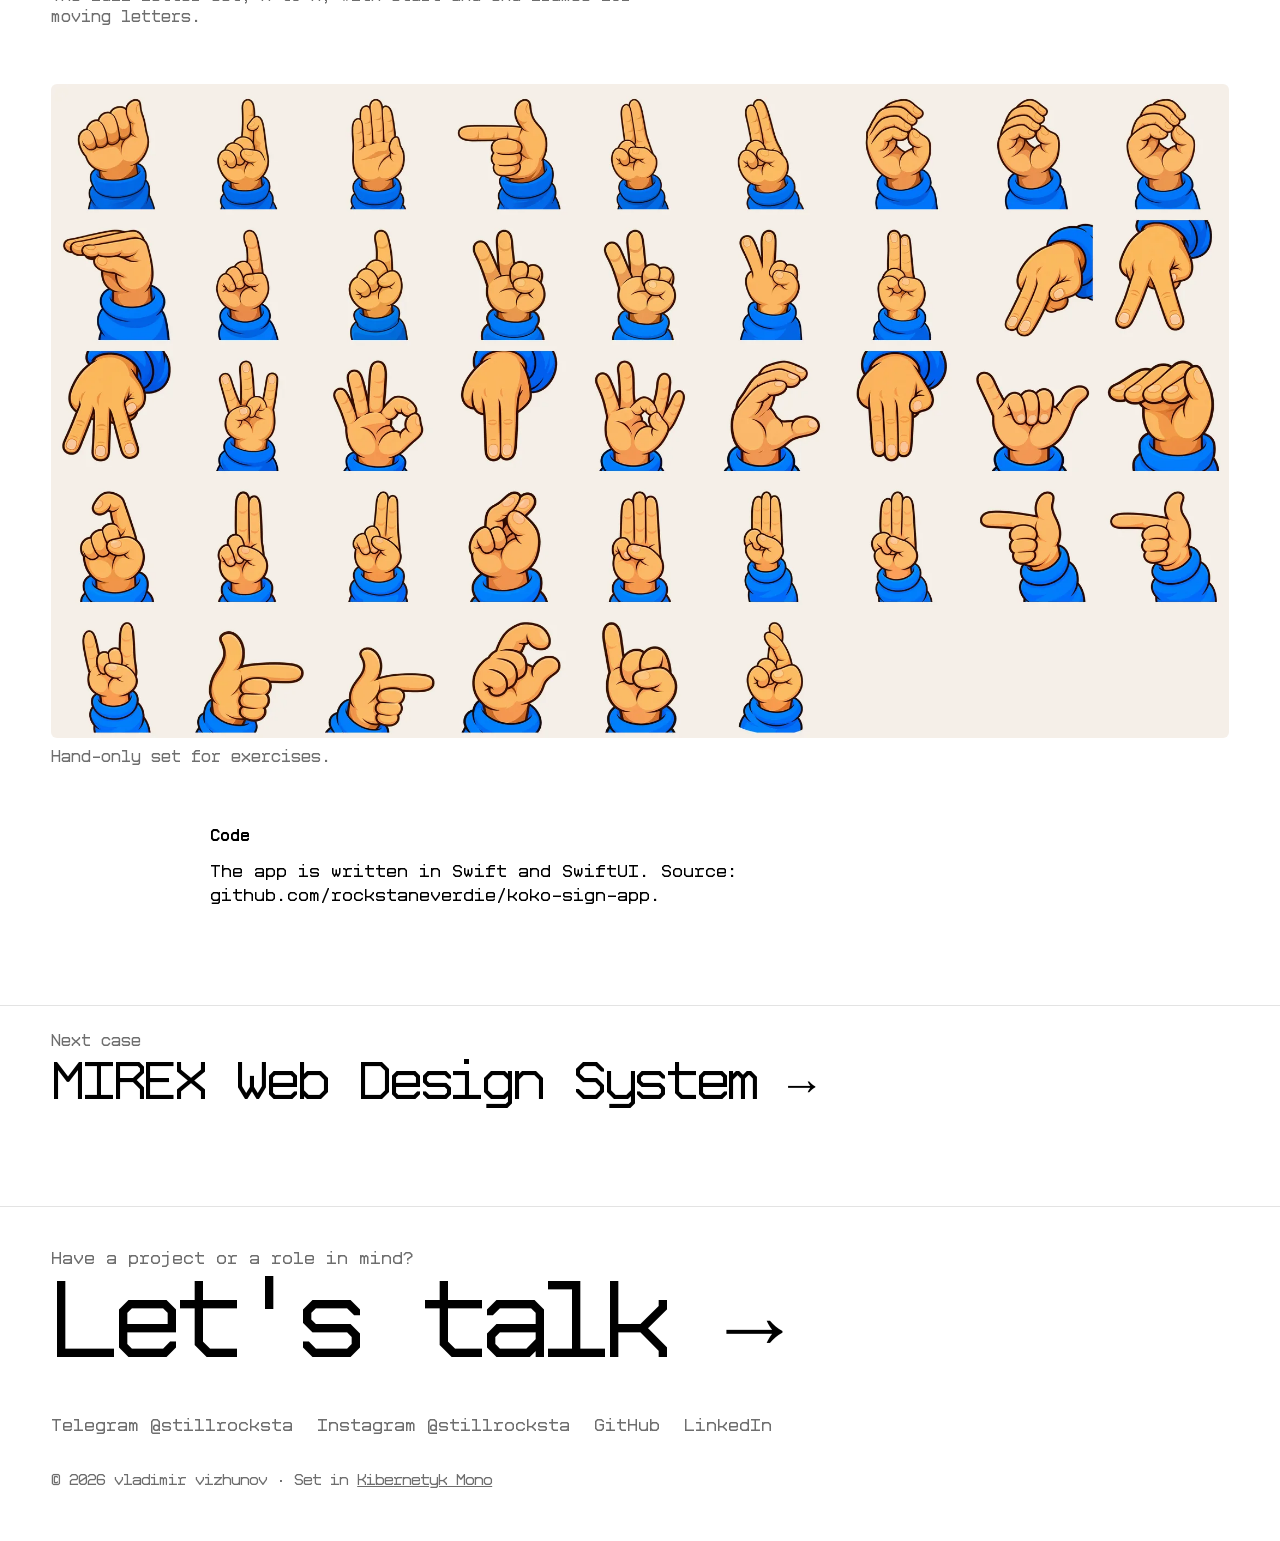
<file: site/work/koko.html>
<!doctype html>
<html lang="en">
<head>
<meta charset="utf-8">
<meta name="viewport" content="width=device-width, initial-scale=1">
<title>KoKo — sign language app — vladimir vizhunov</title>
<meta name="description" content="My iOS app for learning Russian Sign Language: a mascot, an illustrated alphabet and on-device gesture recognition.">
<meta property="og:title" content="KoKo — sign language app — vladimir vizhunov">
<meta property="og:description" content="My iOS app for learning Russian Sign Language: a mascot, an illustrated alphabet and on-device gesture recognition.">
<meta property="og:image" content="https://rockstaneverdie.github.io/portfolio/img/og-bw.jpg">
<meta property="og:image:width" content="1200">
<meta property="og:image:height" content="630">
<meta name="twitter:card" content="summary_large_image">
<link rel="icon" href="../favicon.svg" type="image/svg+xml">
<link rel="preload" href="../fonts/KibernetykMono-Light.woff2" as="font" type="font/woff2" crossorigin>
<link rel="preload" href="../fonts/KibernetykMono-Regular.woff2" as="font" type="font/woff2" crossorigin>
<link rel="stylesheet" href="../style.css">
</head>
<body>
<header class="top wrap">
  <a class="brand" href="../index.html">vladimir vizhunov<span class="handle">@stillrocksta</span></a>
  <nav><a href="../index.html#work">Work</a><a href="../index.html#about">About</a><a href="../index.html#contact">Contact</a></nav>
</header>
<main class="case">
<section class="case-head wrap">
  <a class="back" href="../index.html#work">← All work</a>
  <h1>KoKo — sign language app</h1>
  <p class="lead">My iOS app for learning Russian Sign Language: a mascot, an illustrated alphabet and on-device gesture recognition.</p>
  <dl class="meta"><div><dt>Role</dt><dd>Designer &amp; developer</dd></div><div><dt>Client</dt><dd>Own product</dd></div><div><dt>Year</dt><dd>2026</dd></div><div><dt>Stack</dt><dd>Swift, SwiftUI, Vision, Create ML</dd></div></dl>
</section>
<div class="case-body wrap"><section class="prose"><h2>Idea</h2><p>KoKo is my Duolingo-style iOS app for Russian Sign Language. Instead of watching videos, you sign in front of the camera and the app checks the hand shape on device, with Vision and a Create ML model. Lessons are led by Koko, a monkey in a blue hoodie.</p><p>That meant every letter of the fingerspelling alphabet had to be drawn with the mascot — and the hand shapes had to be correct, not just cute.</p></section><div class="media"><figure class=""><img src="../img/koko/concept.webp" width="1536" height="1024" alt="Character sheet: turnaround, palette, details and emotions." loading="lazy" decoding="async" class="" data-zoom><figcaption>Character sheet: turnaround, palette, details and emotions.</figcaption></figure></div><div class="media grid cols-6"><figure class=""><img src="../img/koko/letter-a.webp" width="1024" height="1024" alt="" loading="lazy" decoding="async" class="" data-zoom></figure><figure class=""><img src="../img/koko/letter-v.webp" width="1024" height="1024" alt="" loading="lazy" decoding="async" class="" data-zoom></figure><figure class=""><img src="../img/koko/letter-l.webp" width="1024" height="1024" alt="" loading="lazy" decoding="async" class="" data-zoom></figure><figure class=""><img src="../img/koko/letter-o.webp" width="1024" height="1024" alt="" loading="lazy" decoding="async" class="" data-zoom></figure><figure class=""><img src="../img/koko/letter-p.webp" width="1024" height="1024" alt="" loading="lazy" decoding="async" class="" data-zoom></figure><figure class=""><img src="../img/koko/letter-u.webp" width="1024" height="1024" alt="" loading="lazy" decoding="async" class="" data-zoom></figure></div><section class="prose"><h2>Process</h2><p>33 letters; the nine that involve movement get start, end and path frames, 51 images in total, plus a second set of 42 hand-only images. Images were generated with a strict reference sheet to keep the character consistent, then cleaned by a Python pipeline: background removal, artifact clean-up, resizing. Letters where the model kept getting the gesture wrong were flagged for manual review instead of being shipped.</p></section><div class="media"><figure class=""><img src="../img/koko/letters-grid.webp" width="2700" height="1800" alt="The full letter set, А to Я, with start and end frames for moving letters." loading="lazy" decoding="async" class="" data-zoom><figcaption>The full letter set, А to Я, with start and end frames for moving letters.</figcaption></figure></div><div class="media"><figure class=""><img src="../img/koko/hands-grid.webp" width="2160" height="1200" alt="Hand-only set for exercises." loading="lazy" decoding="async" class="" data-zoom><figcaption>Hand-only set for exercises.</figcaption></figure></div><section class="prose"><h2>Code</h2><p>The app is written in Swift and SwiftUI. Source: github.com/rockstaneverdie/koko-sign-app.</p></section></div>
<a class="next wrap" href="design-system.html"><span>Next case</span><strong>MIREX Web Design System →</strong></a>
</main>
<footer id="contact" class="foot wrap">
  <p class="foot-lead">Have a project or a role in mind?</p>
  <a class="foot-mail" href="https://t.me/stillrocksta">Let's talk →</a>
  <div class="foot-links"><a href="https://t.me/stillrocksta">Telegram @stillrocksta</a><a href="https://instagram.com/stillrocksta">Instagram @stillrocksta</a><a href="https://github.com/rockstaneverdie">GitHub</a><a href="https://www.linkedin.com/in/vladimir-vizhunov-5964213b5/">LinkedIn</a></div>
  <p class="foot-small">© 2026 vladimir vizhunov · Set in <a href="https://pavlokilko.github.io/KibernetykMono/">Kibernetyk Mono</a></p>
</footer>
<div class="lightbox" hidden><img alt=""><button type="button" aria-label="Close">×</button></div>
<script src="../main.js" defer></script>
</body>
</html>
</file>
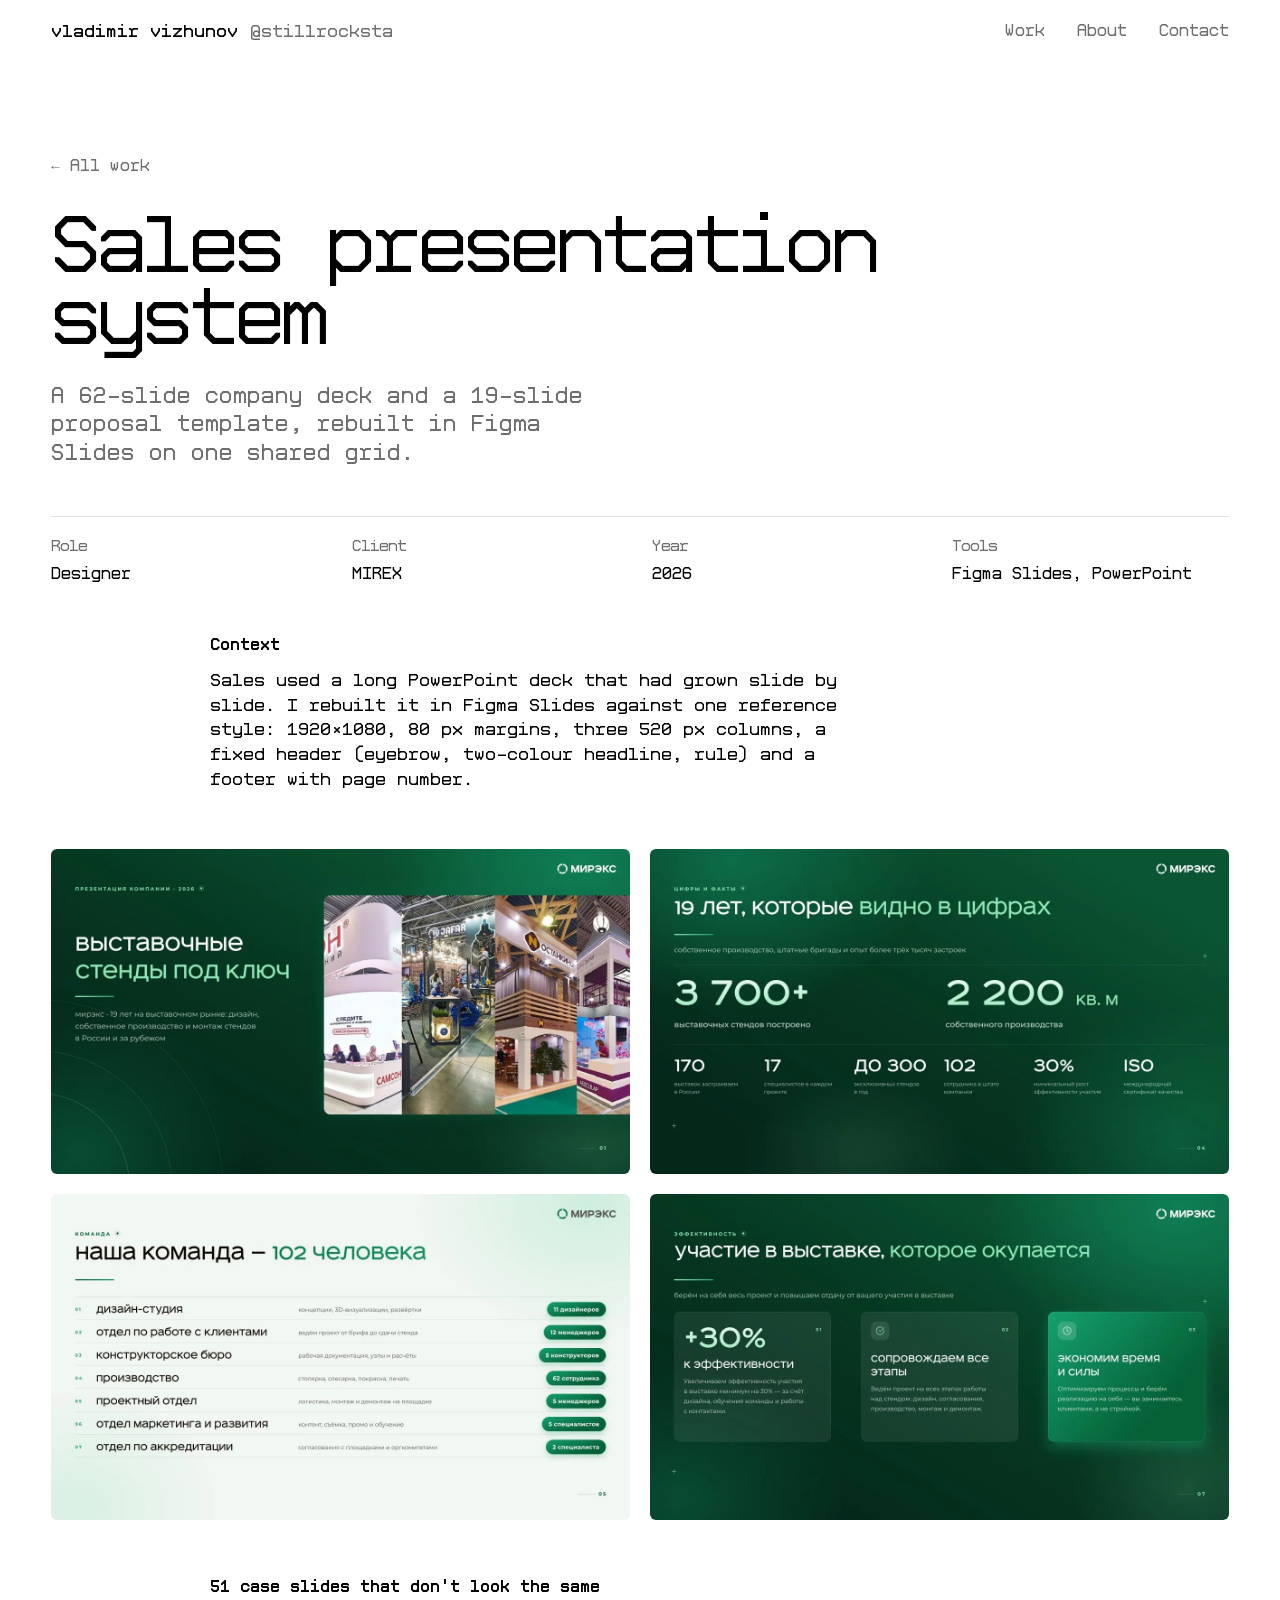
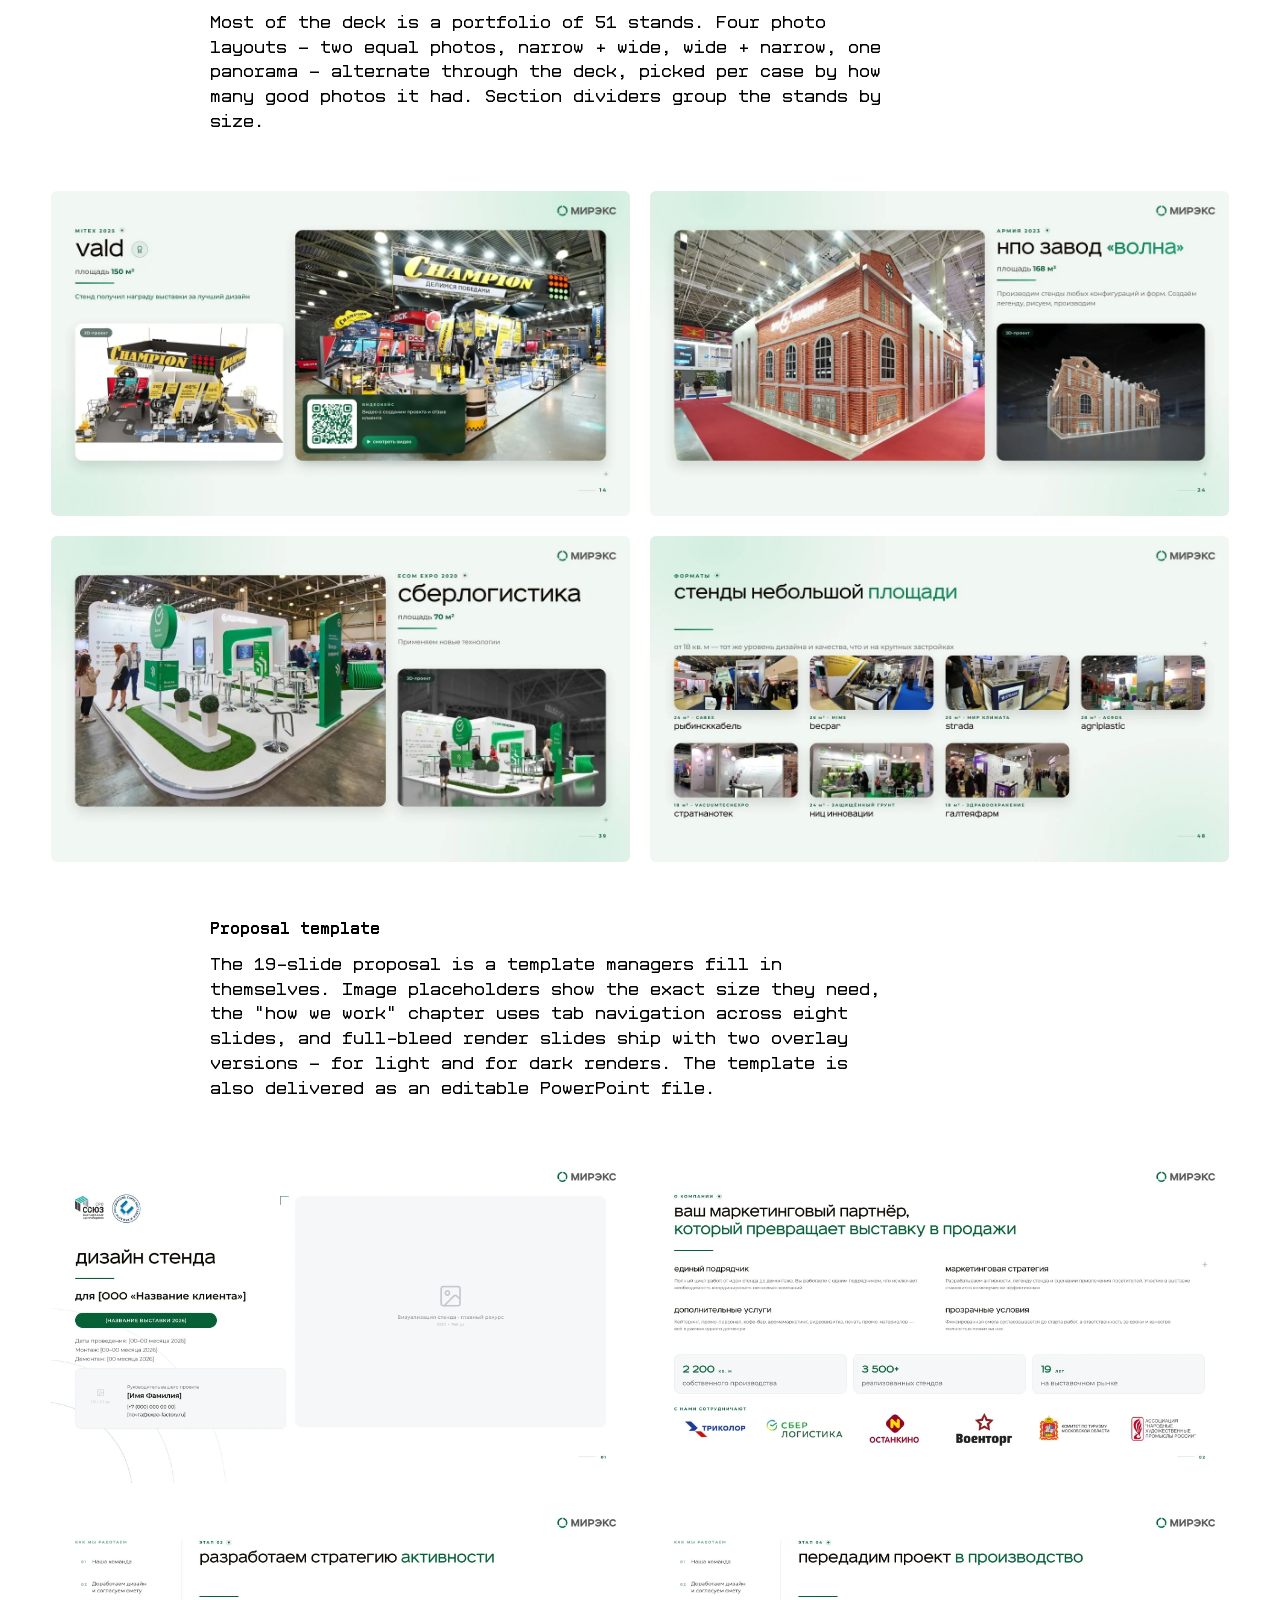
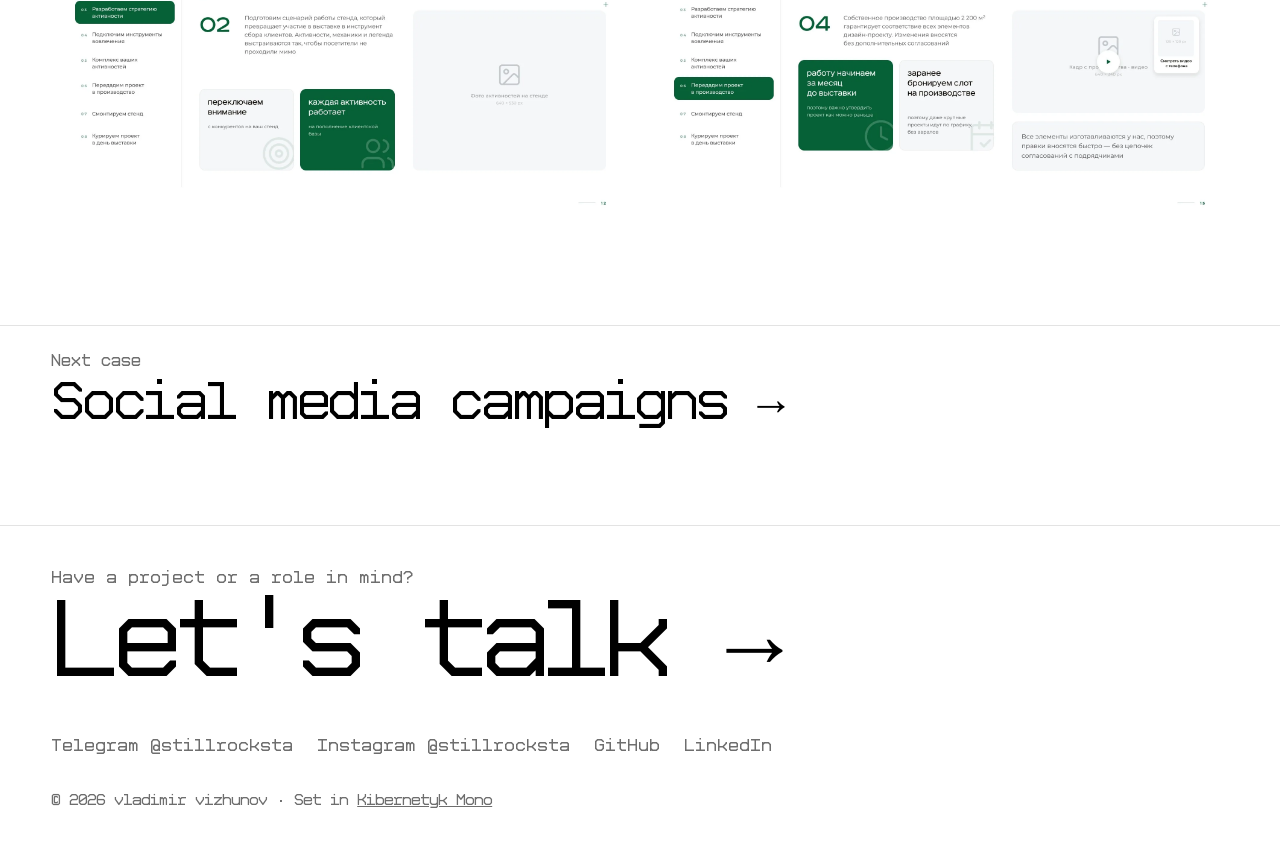
<file: site/work/presentations.html>
<!doctype html>
<html lang="en">
<head>
<meta charset="utf-8">
<meta name="viewport" content="width=device-width, initial-scale=1">
<title>Sales presentation system — vladimir vizhunov</title>
<meta name="description" content="A 62-slide company deck and a 19-slide proposal template, rebuilt in Figma Slides on one shared grid.">
<meta property="og:title" content="Sales presentation system — vladimir vizhunov">
<meta property="og:description" content="A 62-slide company deck and a 19-slide proposal template, rebuilt in Figma Slides on one shared grid.">
<meta property="og:image" content="https://rockstaneverdie.github.io/portfolio/img/og-bw.jpg">
<meta property="og:image:width" content="1200">
<meta property="og:image:height" content="630">
<meta name="twitter:card" content="summary_large_image">
<link rel="icon" href="../favicon.svg" type="image/svg+xml">
<link rel="preload" href="../fonts/KibernetykMono-Light.woff2" as="font" type="font/woff2" crossorigin>
<link rel="preload" href="../fonts/KibernetykMono-Regular.woff2" as="font" type="font/woff2" crossorigin>
<link rel="stylesheet" href="../style.css">
</head>
<body>
<header class="top wrap">
  <a class="brand" href="../index.html">vladimir vizhunov<span class="handle">@stillrocksta</span></a>
  <nav><a href="../index.html#work">Work</a><a href="../index.html#about">About</a><a href="../index.html#contact">Contact</a></nav>
</header>
<main class="case">
<section class="case-head wrap">
  <a class="back" href="../index.html#work">← All work</a>
  <h1>Sales presentation system</h1>
  <p class="lead">A 62-slide company deck and a 19-slide proposal template, rebuilt in Figma Slides on one shared grid.</p>
  <dl class="meta"><div><dt>Role</dt><dd>Designer</dd></div><div><dt>Client</dt><dd>MIREX</dd></div><div><dt>Year</dt><dd>2026</dd></div><div><dt>Tools</dt><dd>Figma Slides, PowerPoint</dd></div></dl>
</section>
<div class="case-body wrap"><section class="prose"><h2>Context</h2><p>Sales used a long PowerPoint deck that had grown slide by slide. I rebuilt it in Figma Slides against one reference style: 1920×1080, 80 px margins, three 520 px columns, a fixed header (eyebrow, two-colour headline, rule) and a footer with page number.</p></section><div class="media grid cols-2"><figure class=""><img src="../img/presentations/company-01.webp" width="1280" height="720" alt="" loading="lazy" decoding="async" class="" data-zoom></figure><figure class=""><img src="../img/presentations/company-04.webp" width="1280" height="720" alt="" loading="lazy" decoding="async" class="" data-zoom></figure><figure class=""><img src="../img/presentations/company-05.webp" width="1280" height="720" alt="" loading="lazy" decoding="async" class="" data-zoom></figure><figure class=""><img src="../img/presentations/company-07.webp" width="1280" height="720" alt="" loading="lazy" decoding="async" class="" data-zoom></figure></div><section class="prose"><h2>51 case slides that don&#x27;t look the same</h2><p>Most of the deck is a portfolio of 51 stands. Four photo layouts — two equal photos, narrow + wide, wide + narrow, one panorama — alternate through the deck, picked per case by how many good photos it had. Section dividers group the stands by size.</p></section><div class="media grid cols-2"><figure class=""><img src="../img/presentations/company-14.webp" width="1280" height="720" alt="" loading="lazy" decoding="async" class="" data-zoom></figure><figure class=""><img src="../img/presentations/company-24.webp" width="1280" height="720" alt="" loading="lazy" decoding="async" class="" data-zoom></figure><figure class=""><img src="../img/presentations/company-39.webp" width="1280" height="720" alt="" loading="lazy" decoding="async" class="" data-zoom></figure><figure class=""><img src="../img/presentations/company-51.webp" width="1280" height="720" alt="" loading="lazy" decoding="async" class="" data-zoom></figure></div><section class="prose"><h2>Proposal template</h2><p>The 19-slide proposal is a template managers fill in themselves. Image placeholders show the exact size they need, the &quot;how we work&quot; chapter uses tab navigation across eight slides, and full-bleed render slides ship with two overlay versions — for light and for dark renders. The template is also delivered as an editable PowerPoint file.</p></section><div class="media grid cols-2"><figure class=""><img src="../img/presentations/kp-01.webp" width="1920" height="1080" alt="" loading="lazy" decoding="async" class="" data-zoom></figure><figure class=""><img src="../img/presentations/kp-02.webp" width="1920" height="1080" alt="" loading="lazy" decoding="async" class="" data-zoom></figure><figure class=""><img src="../img/presentations/kp-09.webp" width="1920" height="1080" alt="" loading="lazy" decoding="async" class="" data-zoom></figure><figure class=""><img src="../img/presentations/kp-12.webp" width="1920" height="1080" alt="" loading="lazy" decoding="async" class="" data-zoom></figure></div></div>
<a class="next wrap" href="social.html"><span>Next case</span><strong>Social media campaigns →</strong></a>
</main>
<footer id="contact" class="foot wrap">
  <p class="foot-lead">Have a project or a role in mind?</p>
  <a class="foot-mail" href="https://t.me/stillrocksta">Let's talk →</a>
  <div class="foot-links"><a href="https://t.me/stillrocksta">Telegram @stillrocksta</a><a href="https://instagram.com/stillrocksta">Instagram @stillrocksta</a><a href="https://github.com/rockstaneverdie">GitHub</a><a href="https://www.linkedin.com/in/vladimir-vizhunov-5964213b5/">LinkedIn</a></div>
  <p class="foot-small">© 2026 vladimir vizhunov · Set in <a href="https://pavlokilko.github.io/KibernetykMono/">Kibernetyk Mono</a></p>
</footer>
<div class="lightbox" hidden><img alt=""><button type="button" aria-label="Close">×</button></div>
<script src="../main.js" defer></script>
</body>
</html>
</file>
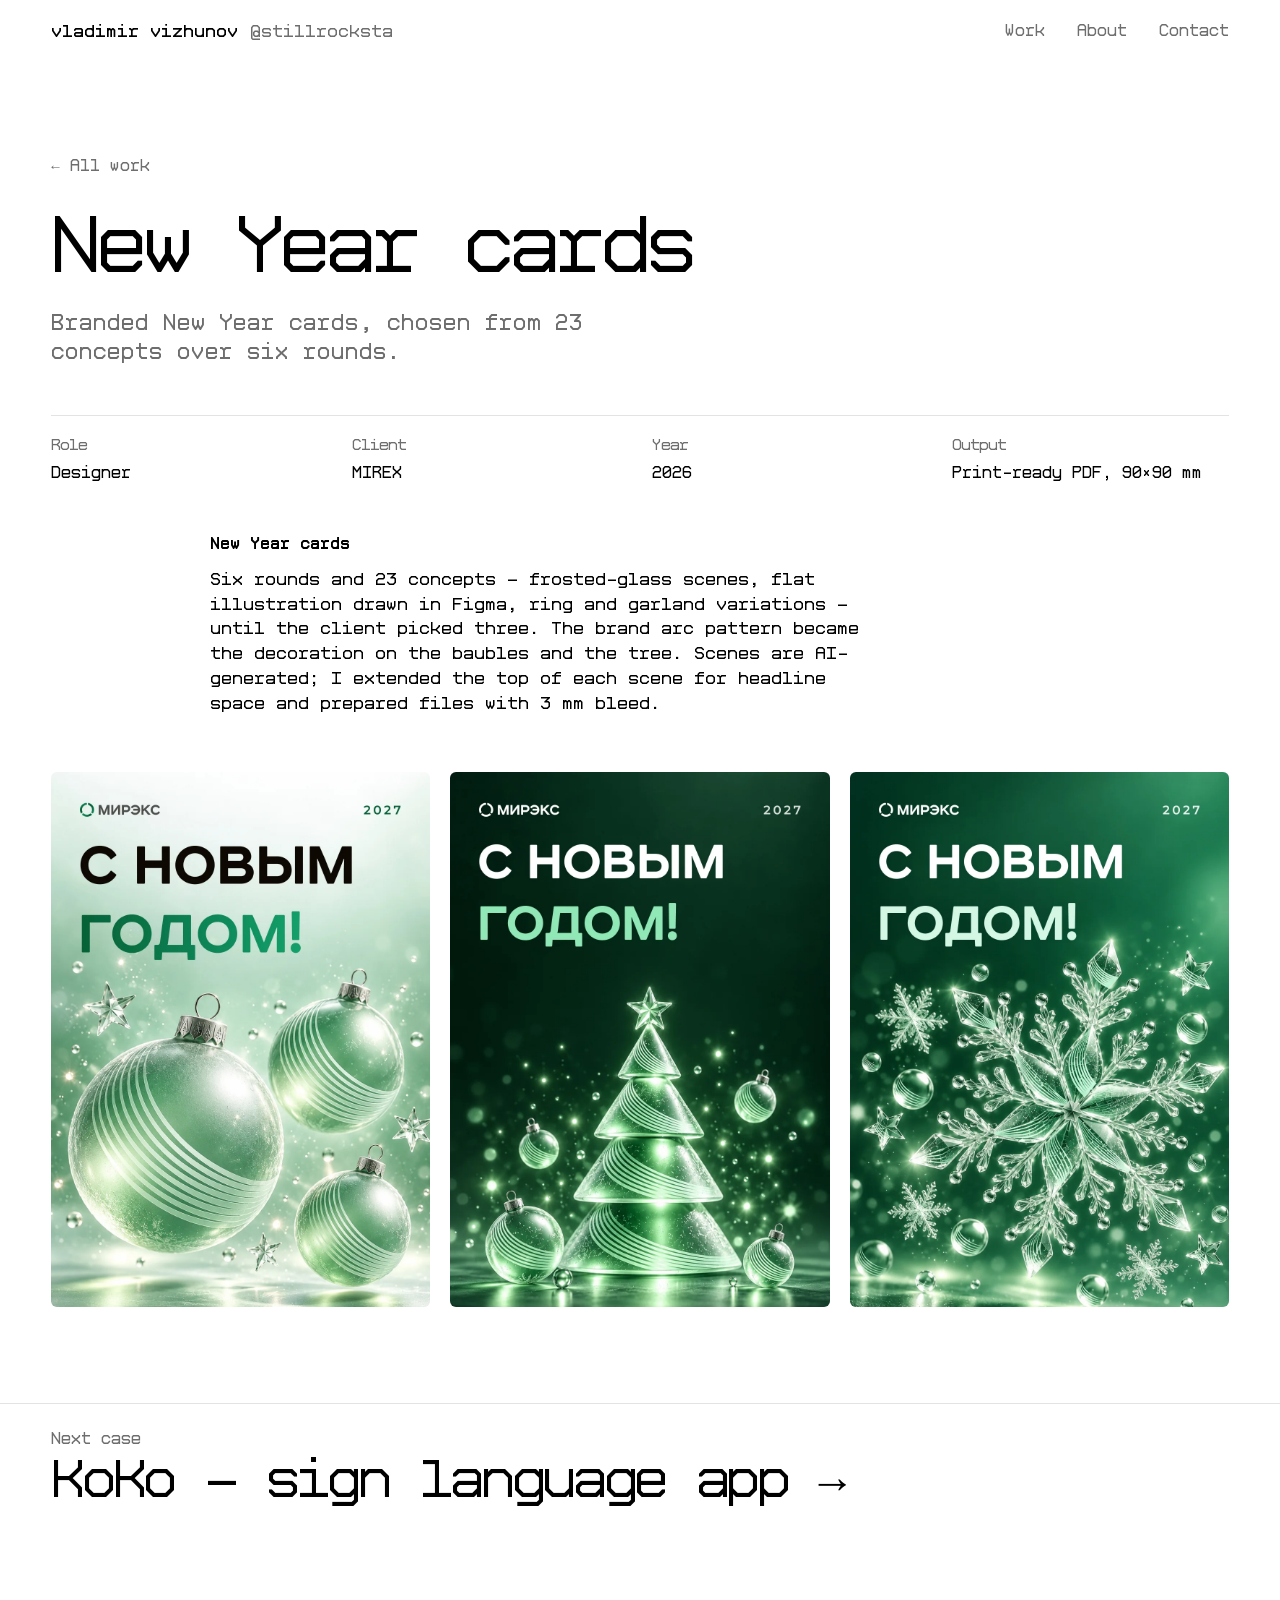
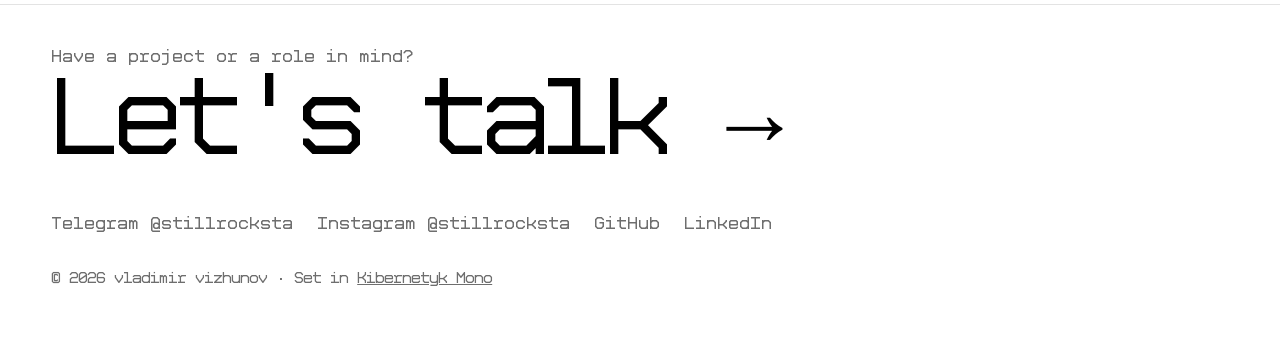
<file: site/work/print.html>
<!doctype html>
<html lang="en">
<head>
<meta charset="utf-8">
<meta name="viewport" content="width=device-width, initial-scale=1">
<title>New Year cards — vladimir vizhunov</title>
<meta name="description" content="Branded New Year cards, chosen from 23 concepts over six rounds.">
<meta property="og:title" content="New Year cards — vladimir vizhunov">
<meta property="og:description" content="Branded New Year cards, chosen from 23 concepts over six rounds.">
<meta property="og:image" content="https://rockstaneverdie.github.io/portfolio/img/og-bw.jpg">
<meta property="og:image:width" content="1200">
<meta property="og:image:height" content="630">
<meta name="twitter:card" content="summary_large_image">
<link rel="icon" href="../favicon.svg" type="image/svg+xml">
<link rel="preload" href="../fonts/KibernetykMono-Light.woff2" as="font" type="font/woff2" crossorigin>
<link rel="preload" href="../fonts/KibernetykMono-Regular.woff2" as="font" type="font/woff2" crossorigin>
<link rel="stylesheet" href="../style.css">
</head>
<body>
<header class="top wrap">
  <a class="brand" href="../index.html">vladimir vizhunov<span class="handle">@stillrocksta</span></a>
  <nav><a href="../index.html#work">Work</a><a href="../index.html#about">About</a><a href="../index.html#contact">Contact</a></nav>
</header>
<main class="case">
<section class="case-head wrap">
  <a class="back" href="../index.html#work">← All work</a>
  <h1>New Year cards</h1>
  <p class="lead">Branded New Year cards, chosen from 23 concepts over six rounds.</p>
  <dl class="meta"><div><dt>Role</dt><dd>Designer</dd></div><div><dt>Client</dt><dd>MIREX</dd></div><div><dt>Year</dt><dd>2026</dd></div><div><dt>Output</dt><dd>Print-ready PDF, 90×90 mm</dd></div></dl>
</section>
<div class="case-body wrap"><section class="prose"><h2>New Year cards</h2><p>Six rounds and 23 concepts — frosted-glass scenes, flat illustration drawn in Figma, ring and garland variations — until the client picked three. The brand arc pattern became the decoration on the baubles and the tree. Scenes are AI-generated; I extended the top of each scene for headline space and prepared files with 3 mm bleed.</p></section><div class="media grid cols-3"><figure class=""><img src="../img/print/ny-baubles.webp" width="1050" height="1480" alt="" loading="lazy" decoding="async" class="" data-zoom></figure><figure class=""><img src="../img/print/ny-tree.webp" width="1050" height="1480" alt="" loading="lazy" decoding="async" class="" data-zoom></figure><figure class=""><img src="../img/print/ny-snowflake.webp" width="1050" height="1480" alt="" loading="lazy" decoding="async" class="" data-zoom></figure></div></div>
<a class="next wrap" href="koko.html"><span>Next case</span><strong>KoKo — sign language app →</strong></a>
</main>
<footer id="contact" class="foot wrap">
  <p class="foot-lead">Have a project or a role in mind?</p>
  <a class="foot-mail" href="https://t.me/stillrocksta">Let's talk →</a>
  <div class="foot-links"><a href="https://t.me/stillrocksta">Telegram @stillrocksta</a><a href="https://instagram.com/stillrocksta">Instagram @stillrocksta</a><a href="https://github.com/rockstaneverdie">GitHub</a><a href="https://www.linkedin.com/in/vladimir-vizhunov-5964213b5/">LinkedIn</a></div>
  <p class="foot-small">© 2026 vladimir vizhunov · Set in <a href="https://pavlokilko.github.io/KibernetykMono/">Kibernetyk Mono</a></p>
</footer>
<div class="lightbox" hidden><img alt=""><button type="button" aria-label="Close">×</button></div>
<script src="../main.js" defer></script>
</body>
</html>
</file>
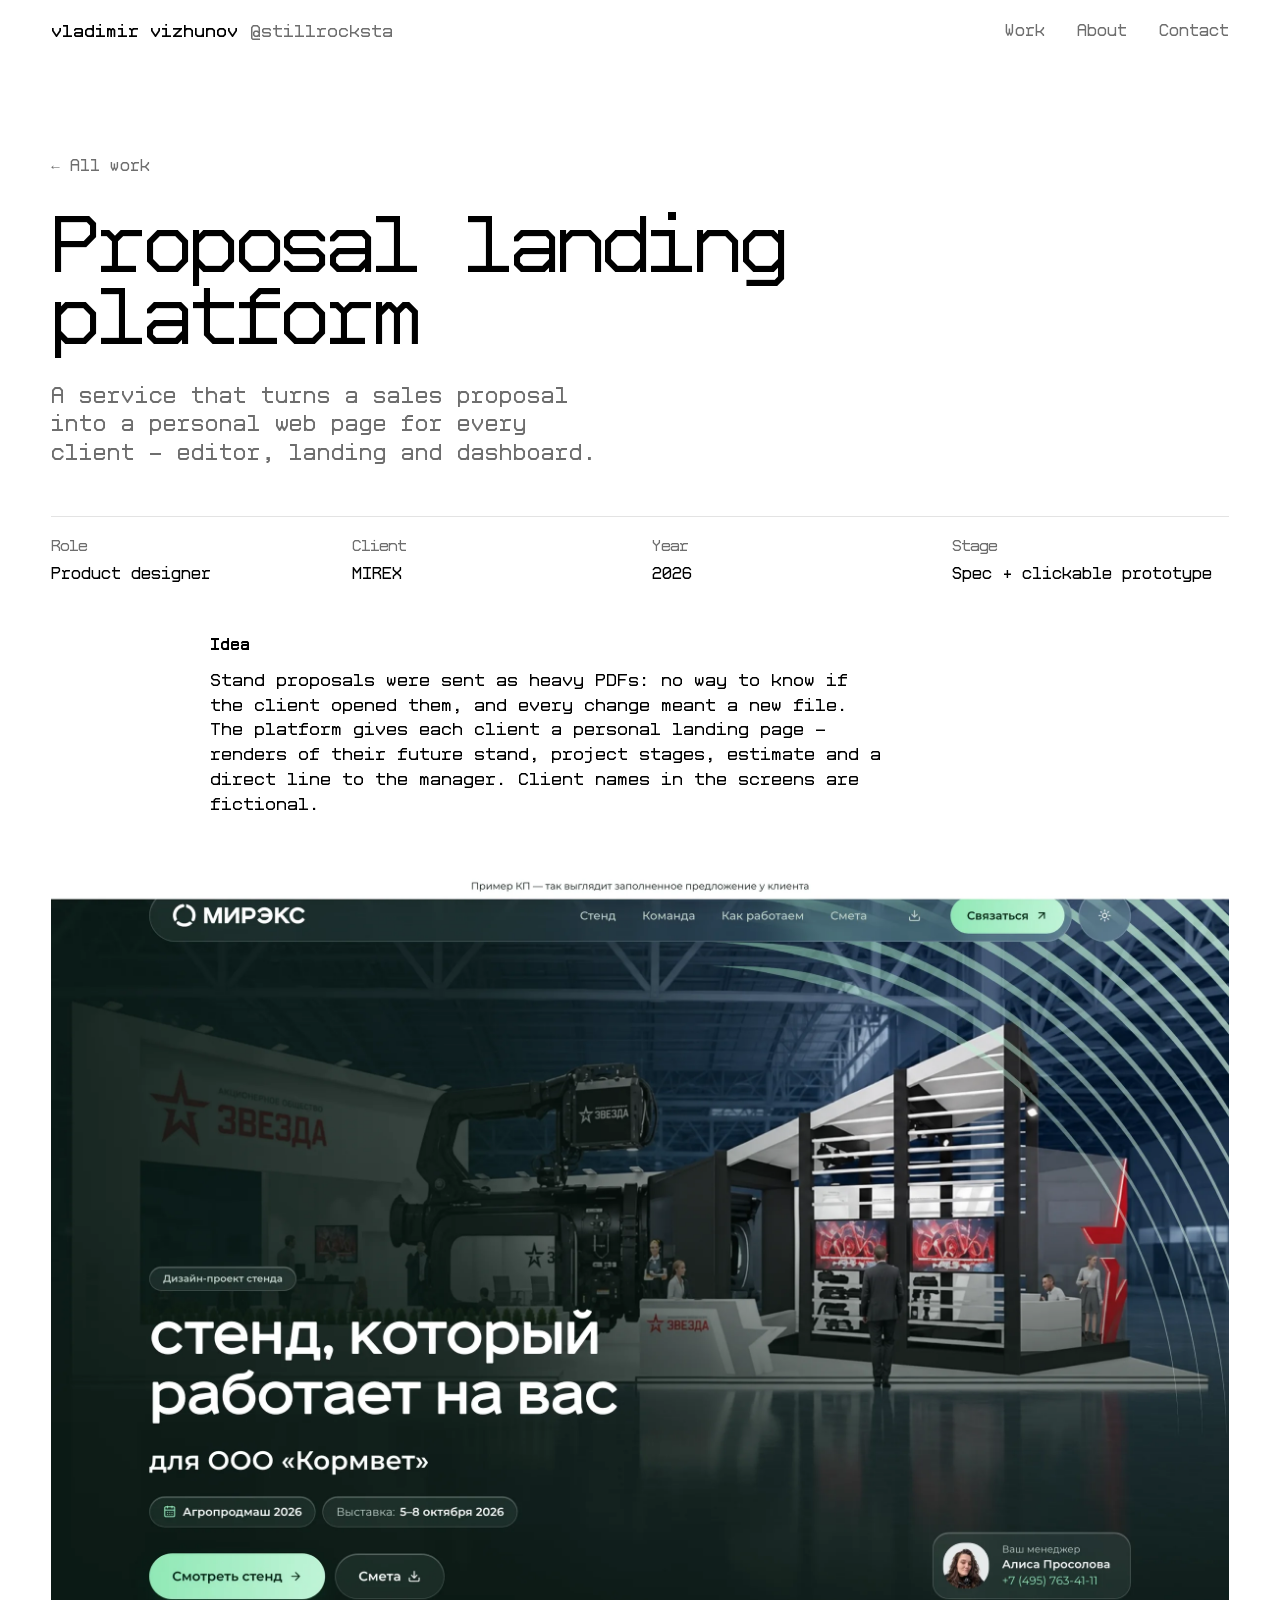
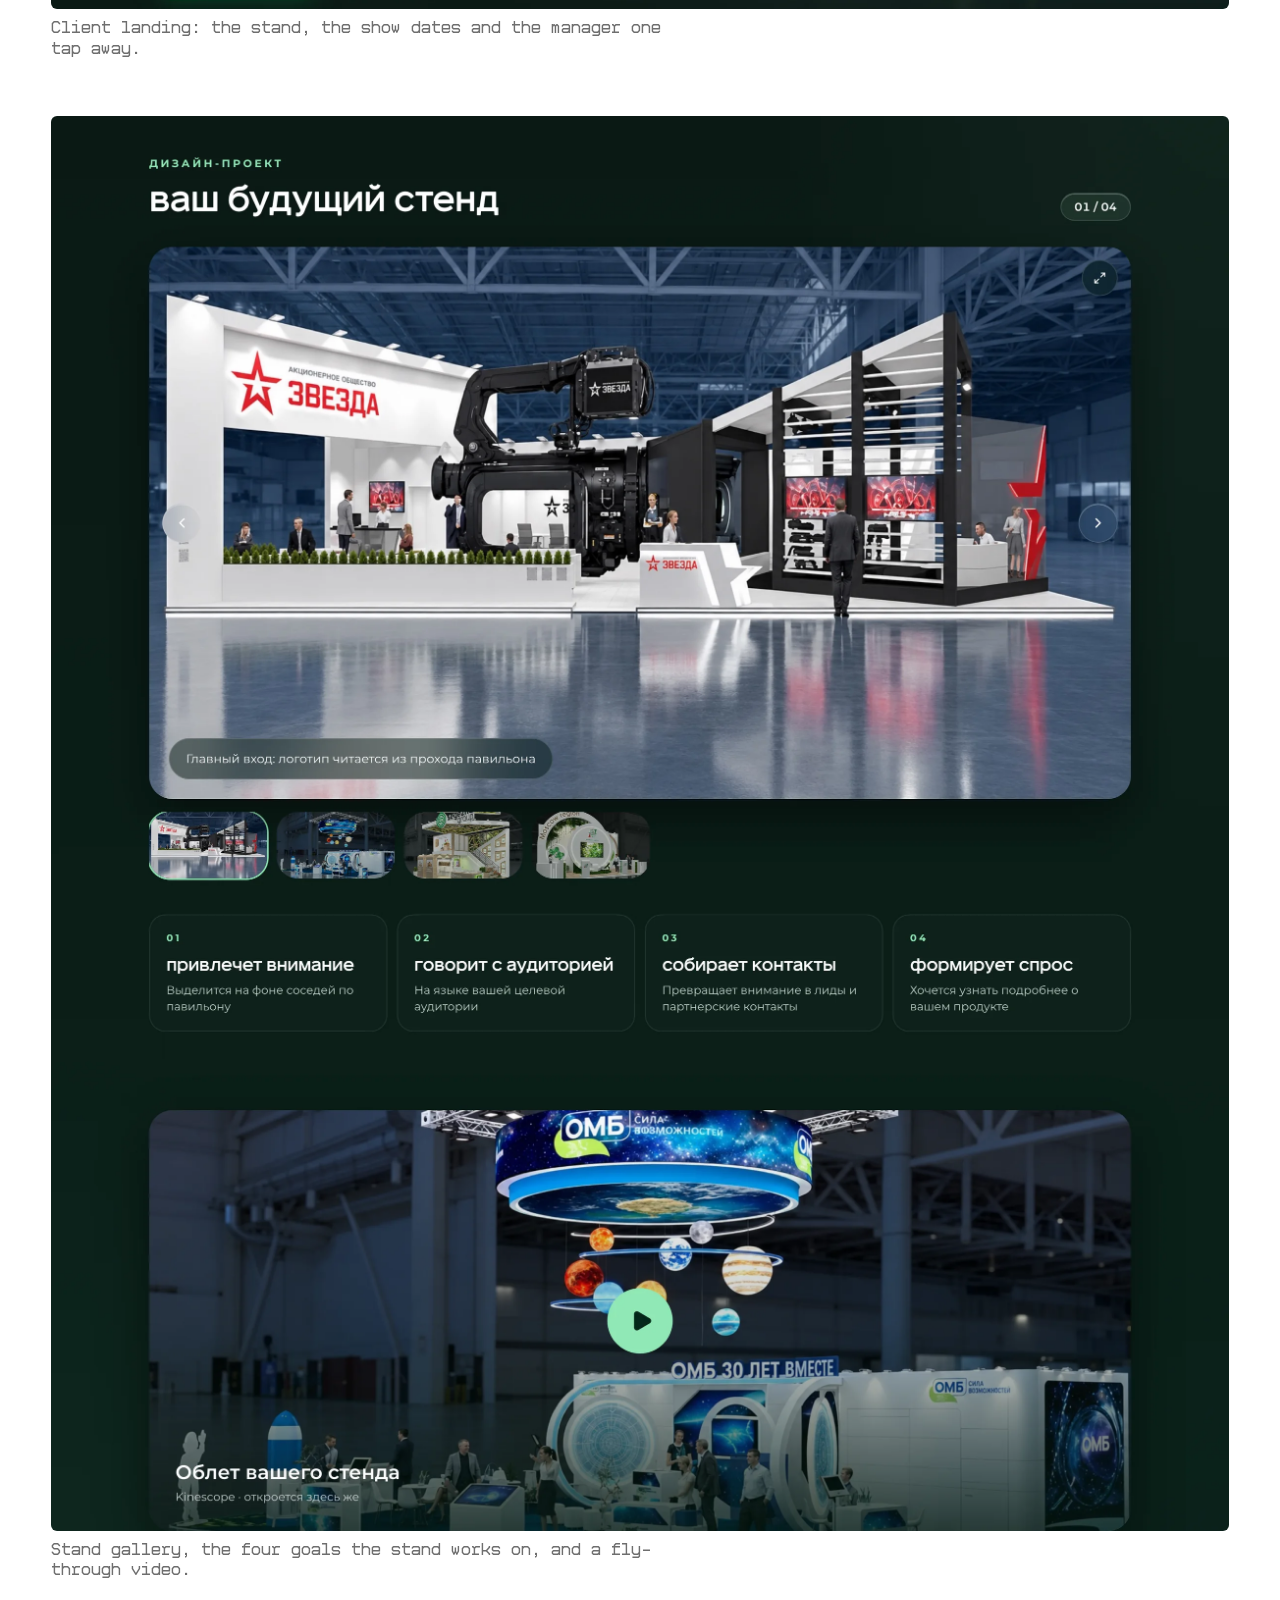
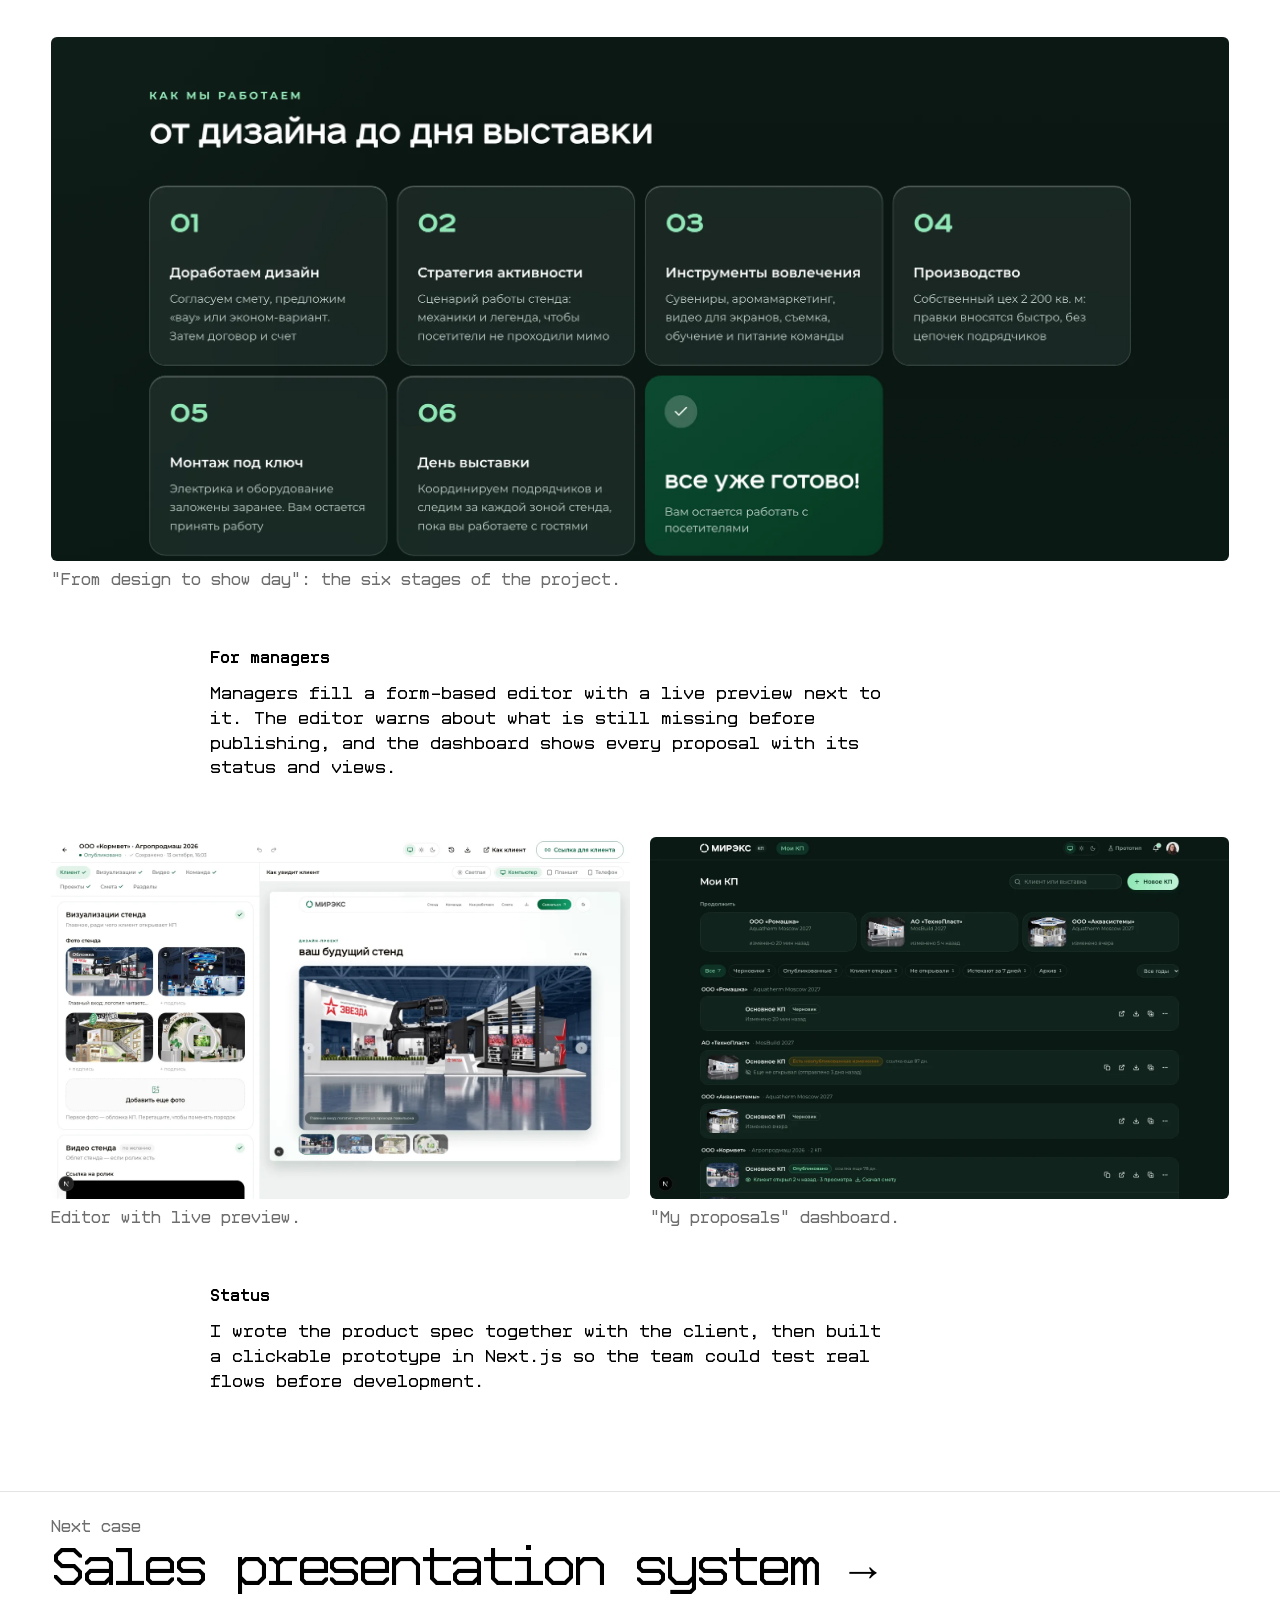
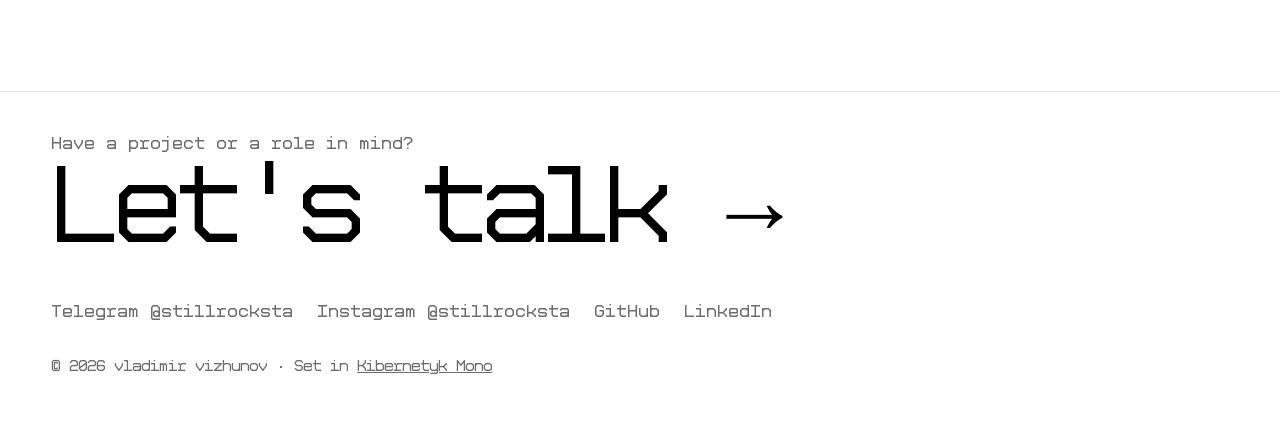
<file: site/work/proposal-platform.html>
<!doctype html>
<html lang="en">
<head>
<meta charset="utf-8">
<meta name="viewport" content="width=device-width, initial-scale=1">
<title>Proposal landing platform — vladimir vizhunov</title>
<meta name="description" content="A service that turns a sales proposal into a personal web page for every client — editor, landing and dashboard.">
<meta property="og:title" content="Proposal landing platform — vladimir vizhunov">
<meta property="og:description" content="A service that turns a sales proposal into a personal web page for every client — editor, landing and dashboard.">
<meta property="og:image" content="https://rockstaneverdie.github.io/portfolio/img/og-bw.jpg">
<meta property="og:image:width" content="1200">
<meta property="og:image:height" content="630">
<meta name="twitter:card" content="summary_large_image">
<link rel="icon" href="../favicon.svg" type="image/svg+xml">
<link rel="preload" href="../fonts/KibernetykMono-Light.woff2" as="font" type="font/woff2" crossorigin>
<link rel="preload" href="../fonts/KibernetykMono-Regular.woff2" as="font" type="font/woff2" crossorigin>
<link rel="stylesheet" href="../style.css">
</head>
<body>
<header class="top wrap">
  <a class="brand" href="../index.html">vladimir vizhunov<span class="handle">@stillrocksta</span></a>
  <nav><a href="../index.html#work">Work</a><a href="../index.html#about">About</a><a href="../index.html#contact">Contact</a></nav>
</header>
<main class="case">
<section class="case-head wrap">
  <a class="back" href="../index.html#work">← All work</a>
  <h1>Proposal landing platform</h1>
  <p class="lead">A service that turns a sales proposal into a personal web page for every client — editor, landing and dashboard.</p>
  <dl class="meta"><div><dt>Role</dt><dd>Product designer</dd></div><div><dt>Client</dt><dd>MIREX</dd></div><div><dt>Year</dt><dd>2026</dd></div><div><dt>Stage</dt><dd>Spec + clickable prototype</dd></div></dl>
</section>
<div class="case-body wrap"><section class="prose"><h2>Idea</h2><p>Stand proposals were sent as heavy PDFs: no way to know if the client opened them, and every change meant a new file. The platform gives each client a personal landing page — renders of their future stand, project stages, estimate and a direct line to the manager. Client names in the screens are fictional.</p></section><div class="media"><figure class=""><img src="../img/proposal-platform/hero-dark.webp" width="2400" height="1500" alt="Client landing: the stand, the show dates and the manager one tap away." loading="lazy" decoding="async" class="" data-zoom><figcaption>Client landing: the stand, the show dates and the manager one tap away.</figcaption></figure></div><div class="media"><figure class=""><img src="../img/proposal-platform/gallery-dark.webp" width="2400" height="2883" alt="Stand gallery, the four goals the stand works on, and a fly-through video." loading="lazy" decoding="async" class="" data-zoom><figcaption>Stand gallery, the four goals the stand works on, and a fly-through video.</figcaption></figure></div><div class="media"><figure class=""><img src="../img/proposal-platform/stages-dark.webp" width="2400" height="1067" alt="&quot;From design to show day&quot;: the six stages of the project." loading="lazy" decoding="async" class="" data-zoom><figcaption>&quot;From design to show day&quot;: the six stages of the project.</figcaption></figure></div><section class="prose"><h2>For managers</h2><p>Managers fill a form-based editor with a live preview next to it. The editor warns about what is still missing before publishing, and the dashboard shows every proposal with its status and views.</p></section><div class="media grid cols-2"><figure class=""><img src="../img/proposal-platform/editor-light.webp" width="1440" height="900" alt="Editor with live preview." loading="lazy" decoding="async" class="" data-zoom><figcaption>Editor with live preview.</figcaption></figure><figure class=""><img src="../img/proposal-platform/dashboard-dark.webp" width="1440" height="900" alt="&quot;My proposals&quot; dashboard." loading="lazy" decoding="async" class="" data-zoom><figcaption>&quot;My proposals&quot; dashboard.</figcaption></figure></div><section class="prose"><h2>Status</h2><p>I wrote the product spec together with the client, then built a clickable prototype in Next.js so the team could test real flows before development.</p></section></div>
<a class="next wrap" href="presentations.html"><span>Next case</span><strong>Sales presentation system →</strong></a>
</main>
<footer id="contact" class="foot wrap">
  <p class="foot-lead">Have a project or a role in mind?</p>
  <a class="foot-mail" href="https://t.me/stillrocksta">Let's talk →</a>
  <div class="foot-links"><a href="https://t.me/stillrocksta">Telegram @stillrocksta</a><a href="https://instagram.com/stillrocksta">Instagram @stillrocksta</a><a href="https://github.com/rockstaneverdie">GitHub</a><a href="https://www.linkedin.com/in/vladimir-vizhunov-5964213b5/">LinkedIn</a></div>
  <p class="foot-small">© 2026 vladimir vizhunov · Set in <a href="https://pavlokilko.github.io/KibernetykMono/">Kibernetyk Mono</a></p>
</footer>
<div class="lightbox" hidden><img alt=""><button type="button" aria-label="Close">×</button></div>
<script src="../main.js" defer></script>
</body>
</html>
</file>
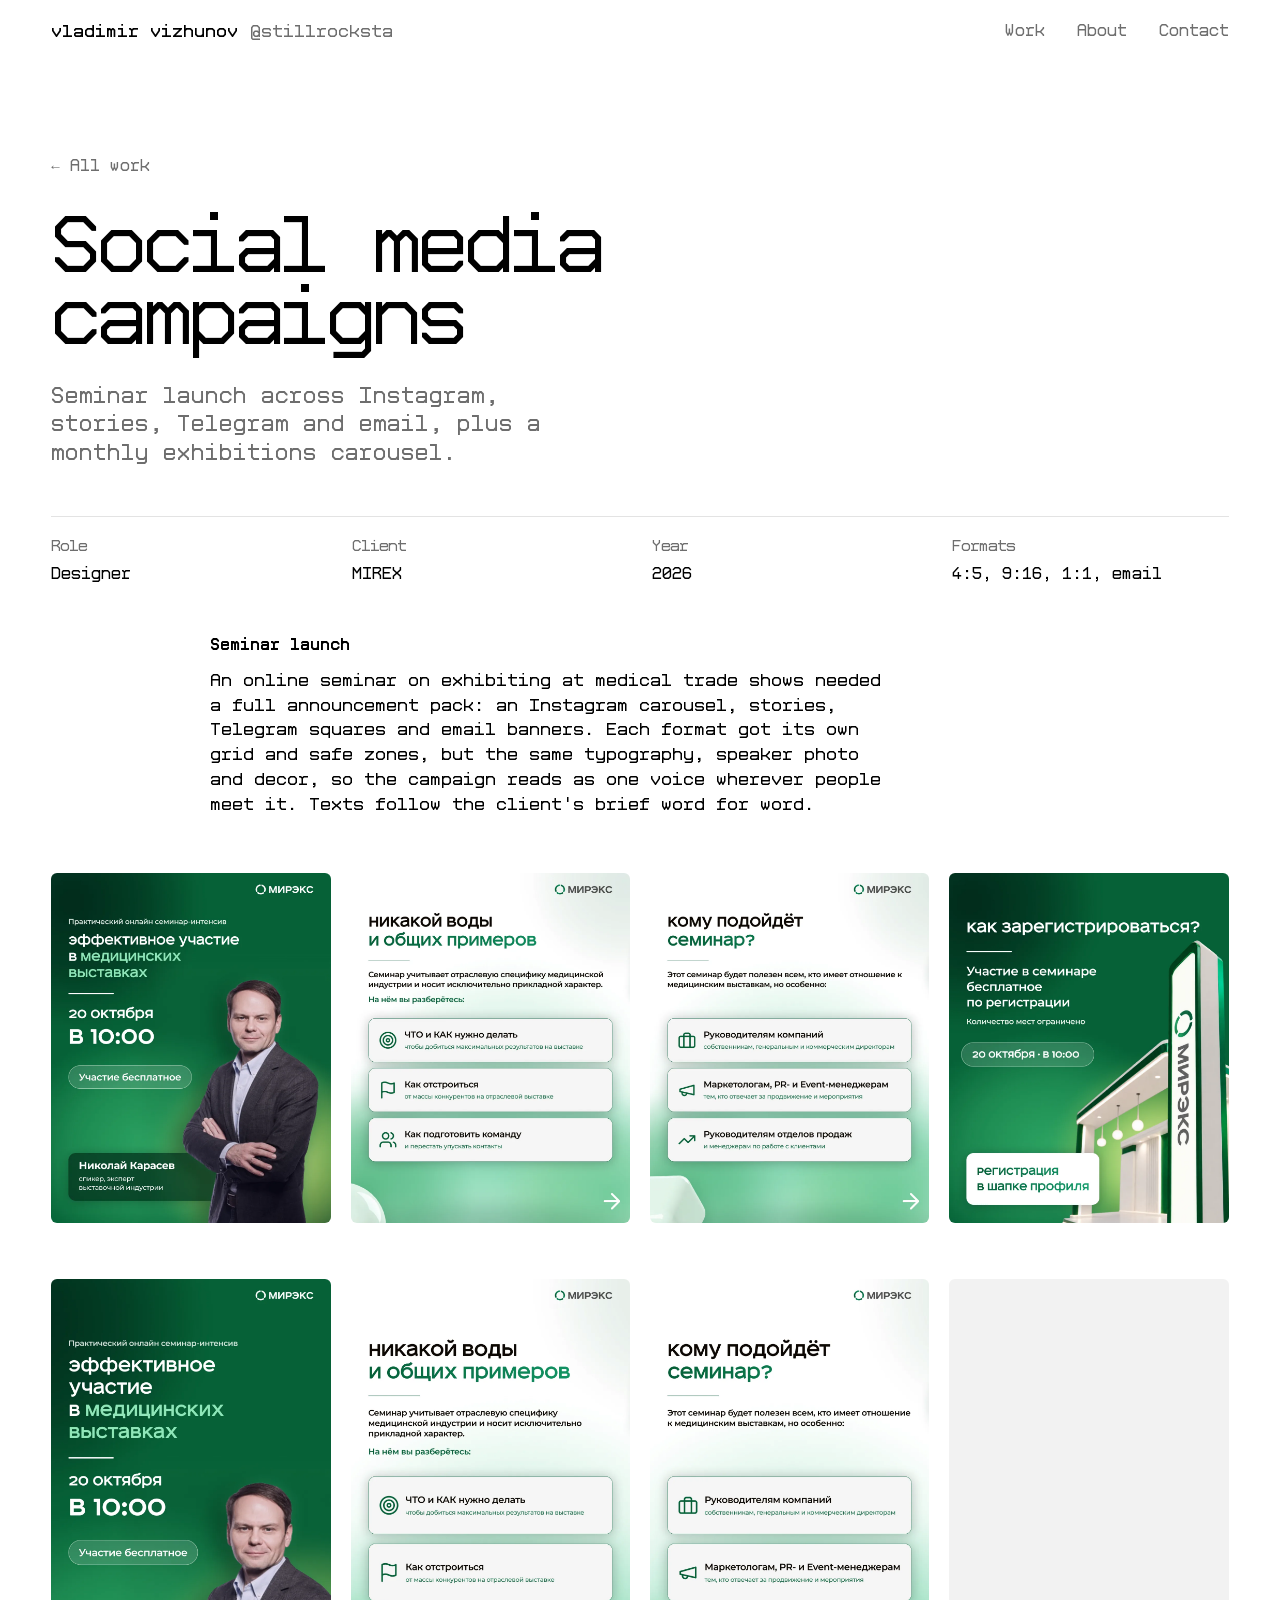
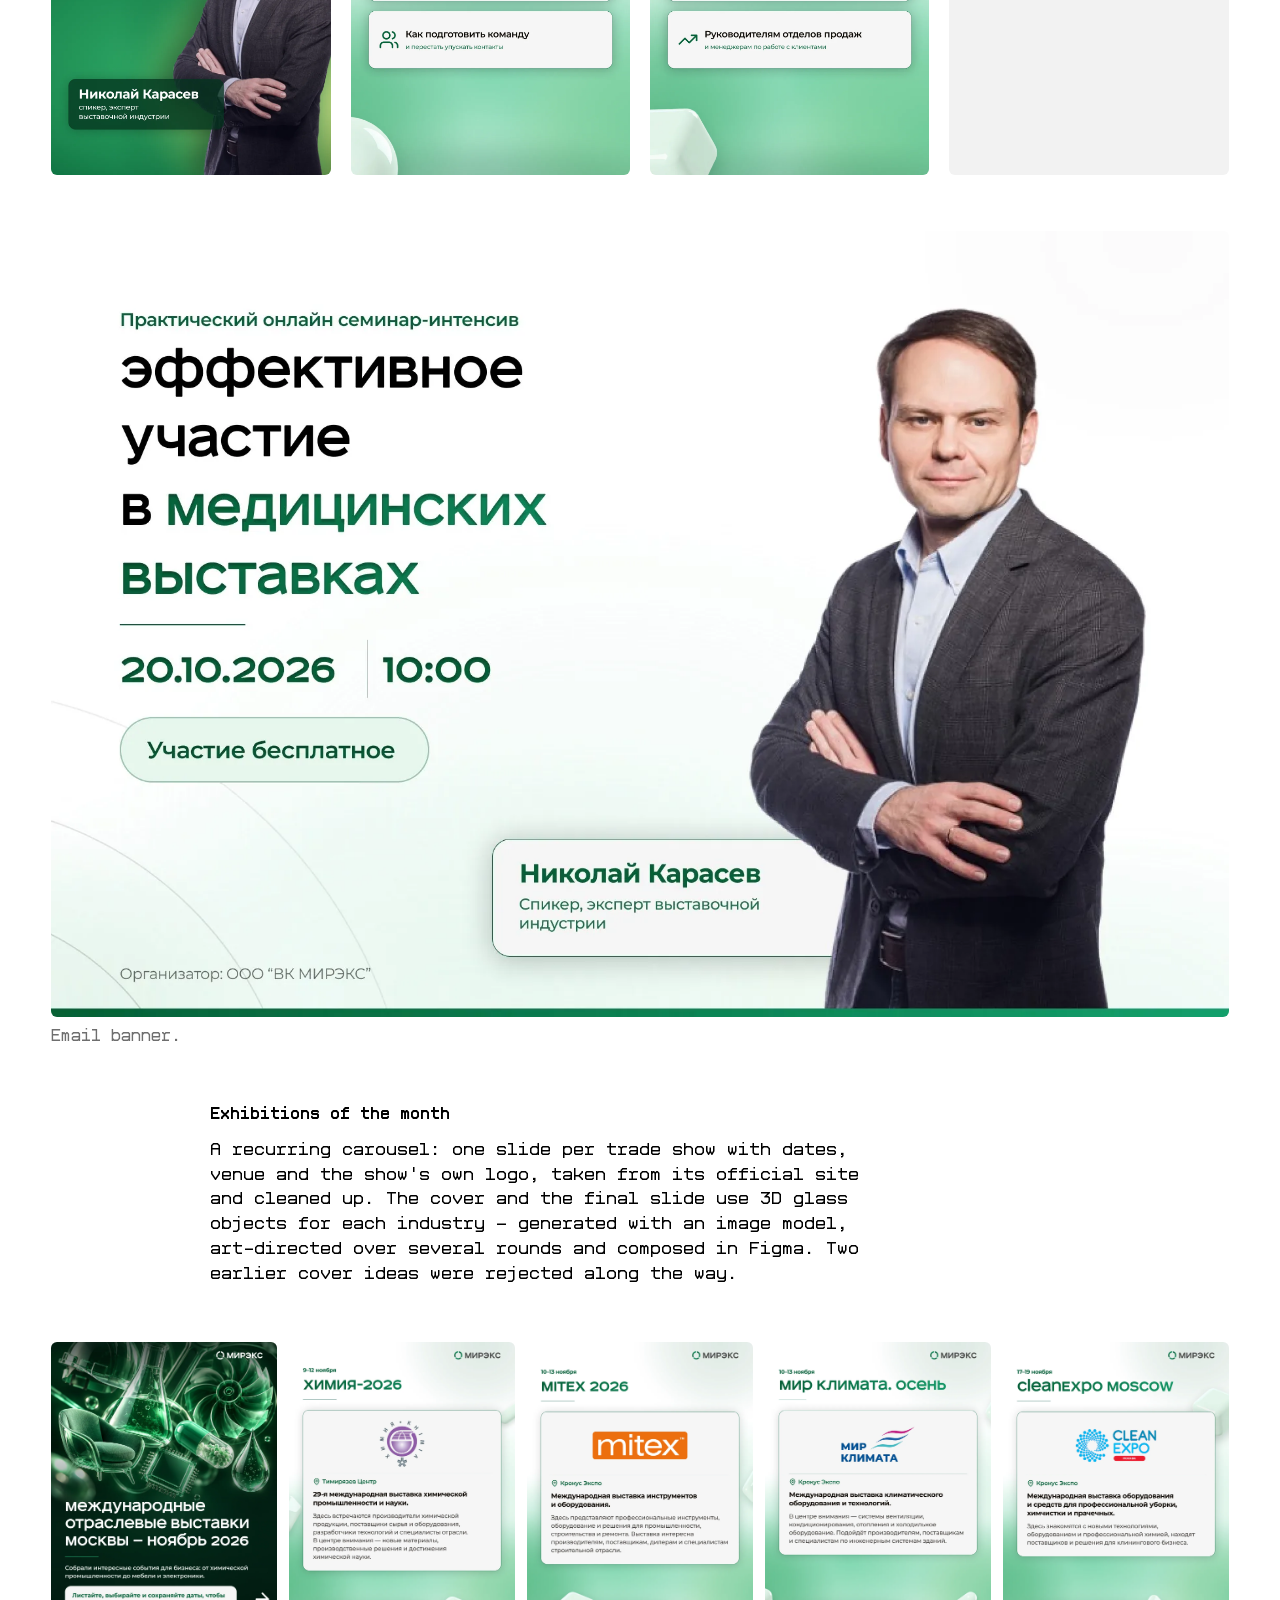
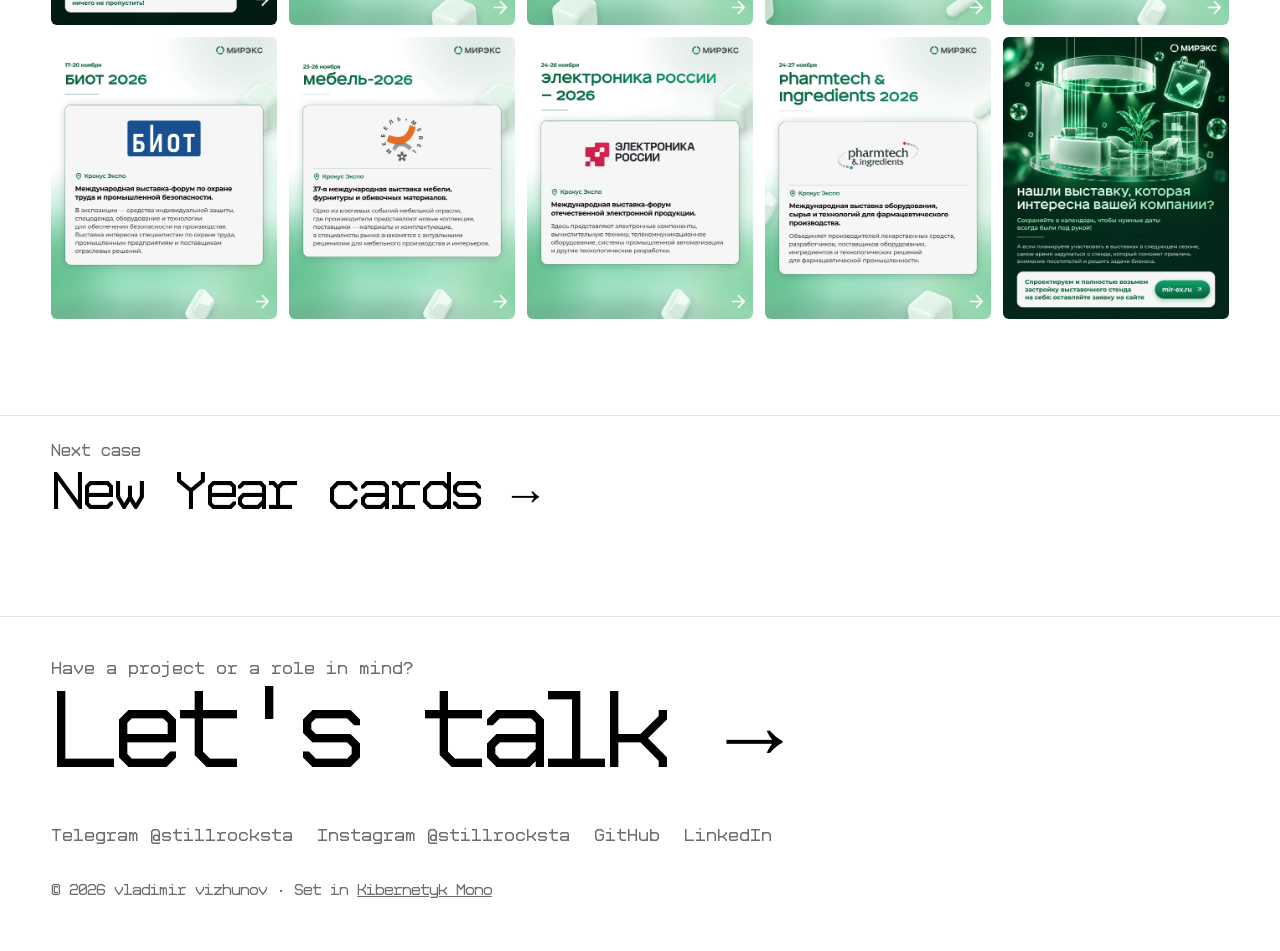
<file: site/work/social.html>
<!doctype html>
<html lang="en">
<head>
<meta charset="utf-8">
<meta name="viewport" content="width=device-width, initial-scale=1">
<title>Social media campaigns — vladimir vizhunov</title>
<meta name="description" content="Seminar launch across Instagram, stories, Telegram and email, plus a monthly exhibitions carousel.">
<meta property="og:title" content="Social media campaigns — vladimir vizhunov">
<meta property="og:description" content="Seminar launch across Instagram, stories, Telegram and email, plus a monthly exhibitions carousel.">
<meta property="og:image" content="https://rockstaneverdie.github.io/portfolio/img/og-bw.jpg">
<meta property="og:image:width" content="1200">
<meta property="og:image:height" content="630">
<meta name="twitter:card" content="summary_large_image">
<link rel="icon" href="../favicon.svg" type="image/svg+xml">
<link rel="preload" href="../fonts/KibernetykMono-Light.woff2" as="font" type="font/woff2" crossorigin>
<link rel="preload" href="../fonts/KibernetykMono-Regular.woff2" as="font" type="font/woff2" crossorigin>
<link rel="stylesheet" href="../style.css">
</head>
<body>
<header class="top wrap">
  <a class="brand" href="../index.html">vladimir vizhunov<span class="handle">@stillrocksta</span></a>
  <nav><a href="../index.html#work">Work</a><a href="../index.html#about">About</a><a href="../index.html#contact">Contact</a></nav>
</header>
<main class="case">
<section class="case-head wrap">
  <a class="back" href="../index.html#work">← All work</a>
  <h1>Social media campaigns</h1>
  <p class="lead">Seminar launch across Instagram, stories, Telegram and email, plus a monthly exhibitions carousel.</p>
  <dl class="meta"><div><dt>Role</dt><dd>Designer</dd></div><div><dt>Client</dt><dd>MIREX</dd></div><div><dt>Year</dt><dd>2026</dd></div><div><dt>Formats</dt><dd>4:5, 9:16, 1:1, email</dd></div></dl>
</section>
<div class="case-body wrap"><section class="prose"><h2>Seminar launch</h2><p>An online seminar on exhibiting at medical trade shows needed a full announcement pack: an Instagram carousel, stories, Telegram squares and email banners. Each format got its own grid and safe zones, but the same typography, speaker photo and decor, so the campaign reads as one voice wherever people meet it. Texts follow the client&#x27;s brief word for word.</p></section><div class="media grid cols-4"><figure class=""><img src="../img/social/seminar-post-1.webp" width="1080" height="1350" alt="" loading="lazy" decoding="async" class="" data-zoom></figure><figure class=""><img src="../img/social/seminar-post-2.webp" width="1080" height="1350" alt="" loading="lazy" decoding="async" class="" data-zoom></figure><figure class=""><img src="../img/social/seminar-post-3.webp" width="1080" height="1350" alt="" loading="lazy" decoding="async" class="" data-zoom></figure><figure class=""><img src="../img/social/seminar-post-4.webp" width="1080" height="1350" alt="" loading="lazy" decoding="async" class="" data-zoom></figure></div><div class="media grid cols-4"><figure class=""><img src="../img/social/seminar-story-1.webp" width="1080" height="1920" alt="" loading="lazy" decoding="async" class="" data-zoom></figure><figure class=""><img src="../img/social/seminar-story-2.webp" width="1080" height="1920" alt="" loading="lazy" decoding="async" class="" data-zoom></figure><figure class=""><img src="../img/social/seminar-story-3.webp" width="1080" height="1920" alt="" loading="lazy" decoding="async" class="" data-zoom></figure><figure class=""><img src="../img/social/seminar-story-4.webp" width="1080" height="1920" alt="" loading="lazy" decoding="async" class="" data-zoom></figure></div><div class="media"><figure class=""><img src="../img/social/seminar-mail.webp" width="1800" height="1200" alt="Email banner." loading="lazy" decoding="async" class="" data-zoom><figcaption>Email banner.</figcaption></figure></div><section class="prose"><h2>Exhibitions of the month</h2><p>A recurring carousel: one slide per trade show with dates, venue and the show&#x27;s own logo, taken from its official site and cleaned up. The cover and the final slide use 3D glass objects for each industry — generated with an image model, art-directed over several rounds and composed in Figma. Two earlier cover ideas were rejected along the way.</p></section><div class="media grid cols-5"><figure class=""><img src="../img/social/expo-01.webp" width="1080" height="1350" alt="" loading="lazy" decoding="async" class="" data-zoom></figure><figure class=""><img src="../img/social/expo-02.webp" width="1080" height="1350" alt="" loading="lazy" decoding="async" class="" data-zoom></figure><figure class=""><img src="../img/social/expo-03.webp" width="1080" height="1350" alt="" loading="lazy" decoding="async" class="" data-zoom></figure><figure class=""><img src="../img/social/expo-04.webp" width="1080" height="1350" alt="" loading="lazy" decoding="async" class="" data-zoom></figure><figure class=""><img src="../img/social/expo-05.webp" width="1080" height="1350" alt="" loading="lazy" decoding="async" class="" data-zoom></figure><figure class=""><img src="../img/social/expo-06.webp" width="1080" height="1350" alt="" loading="lazy" decoding="async" class="" data-zoom></figure><figure class=""><img src="../img/social/expo-07.webp" width="1080" height="1350" alt="" loading="lazy" decoding="async" class="" data-zoom></figure><figure class=""><img src="../img/social/expo-08.webp" width="1080" height="1350" alt="" loading="lazy" decoding="async" class="" data-zoom></figure><figure class=""><img src="../img/social/expo-09.webp" width="1080" height="1350" alt="" loading="lazy" decoding="async" class="" data-zoom></figure><figure class=""><img src="../img/social/expo-10.webp" width="1080" height="1350" alt="" loading="lazy" decoding="async" class="" data-zoom></figure></div></div>
<a class="next wrap" href="print.html"><span>Next case</span><strong>New Year cards →</strong></a>
</main>
<footer id="contact" class="foot wrap">
  <p class="foot-lead">Have a project or a role in mind?</p>
  <a class="foot-mail" href="https://t.me/stillrocksta">Let's talk →</a>
  <div class="foot-links"><a href="https://t.me/stillrocksta">Telegram @stillrocksta</a><a href="https://instagram.com/stillrocksta">Instagram @stillrocksta</a><a href="https://github.com/rockstaneverdie">GitHub</a><a href="https://www.linkedin.com/in/vladimir-vizhunov-5964213b5/">LinkedIn</a></div>
  <p class="foot-small">© 2026 vladimir vizhunov · Set in <a href="https://pavlokilko.github.io/KibernetykMono/">Kibernetyk Mono</a></p>
</footer>
<div class="lightbox" hidden><img alt=""><button type="button" aria-label="Close">×</button></div>
<script src="../main.js" defer></script>
</body>
</html>
</file>
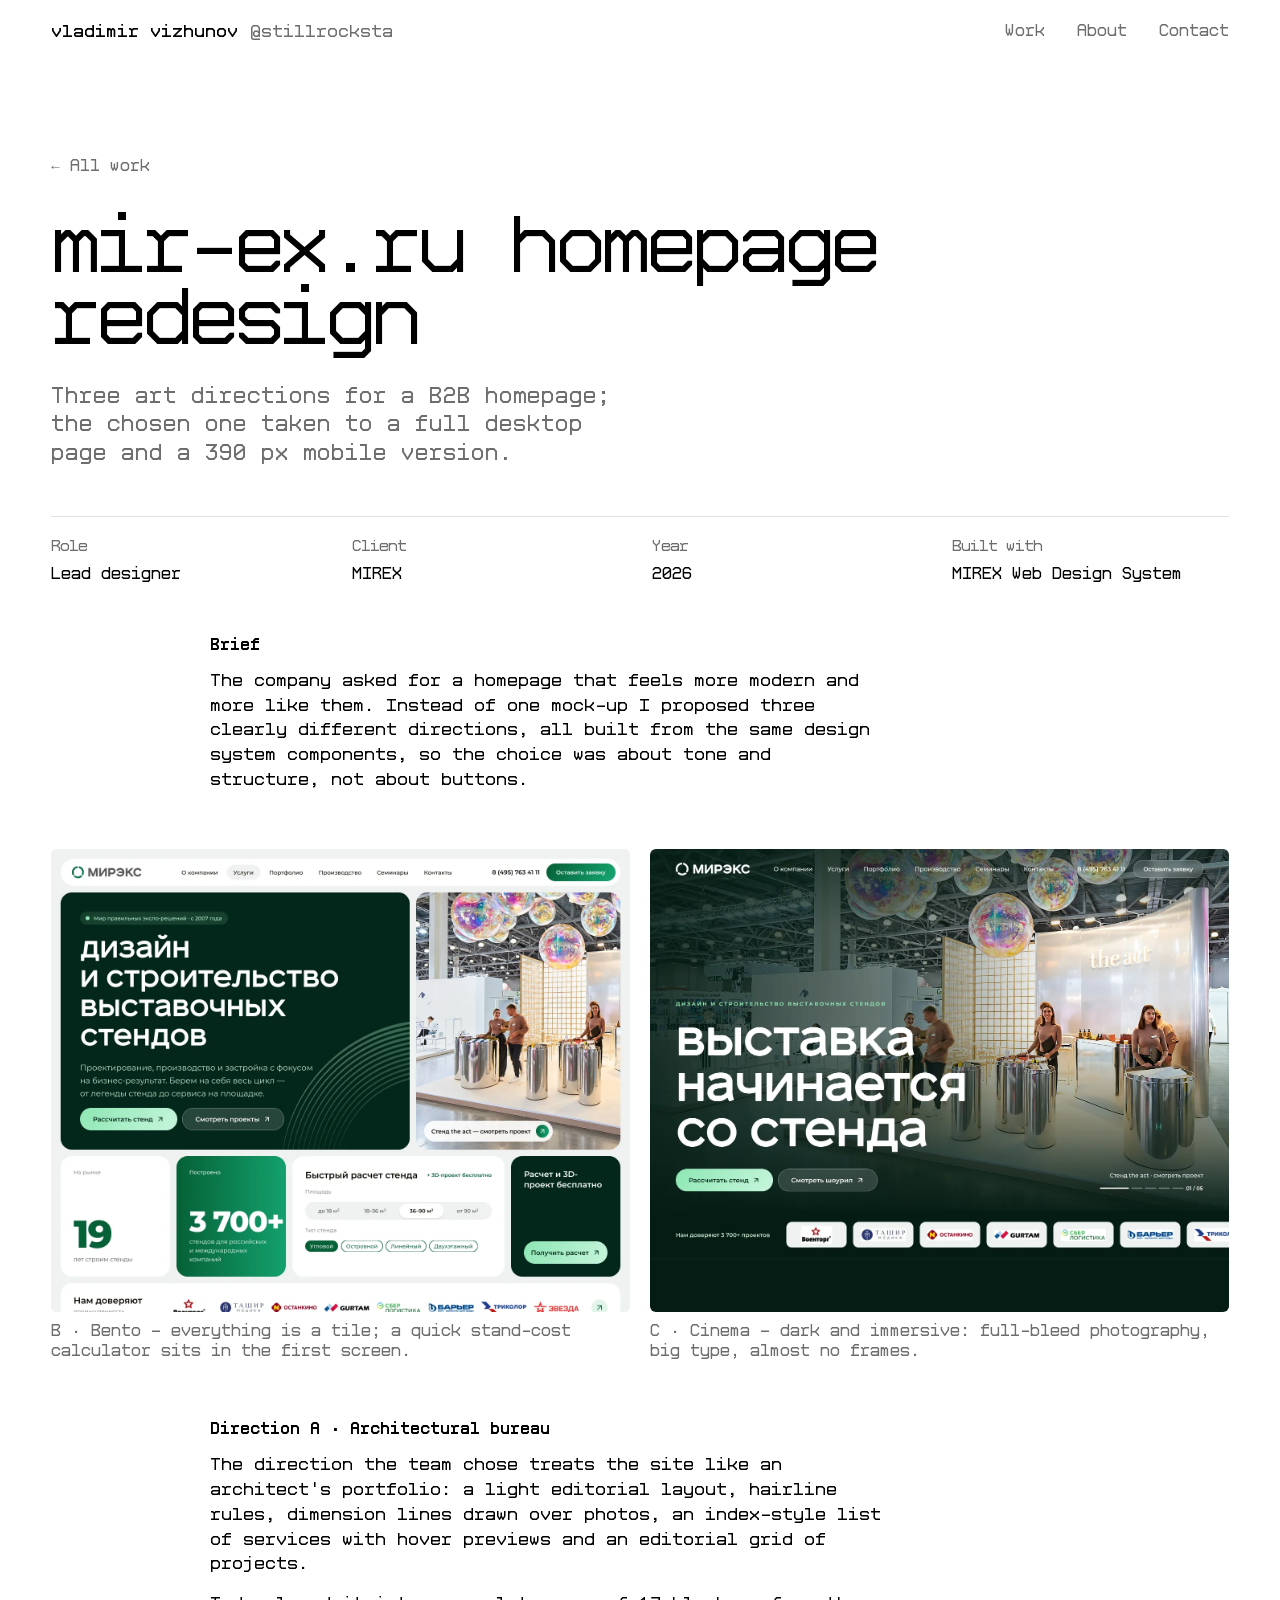
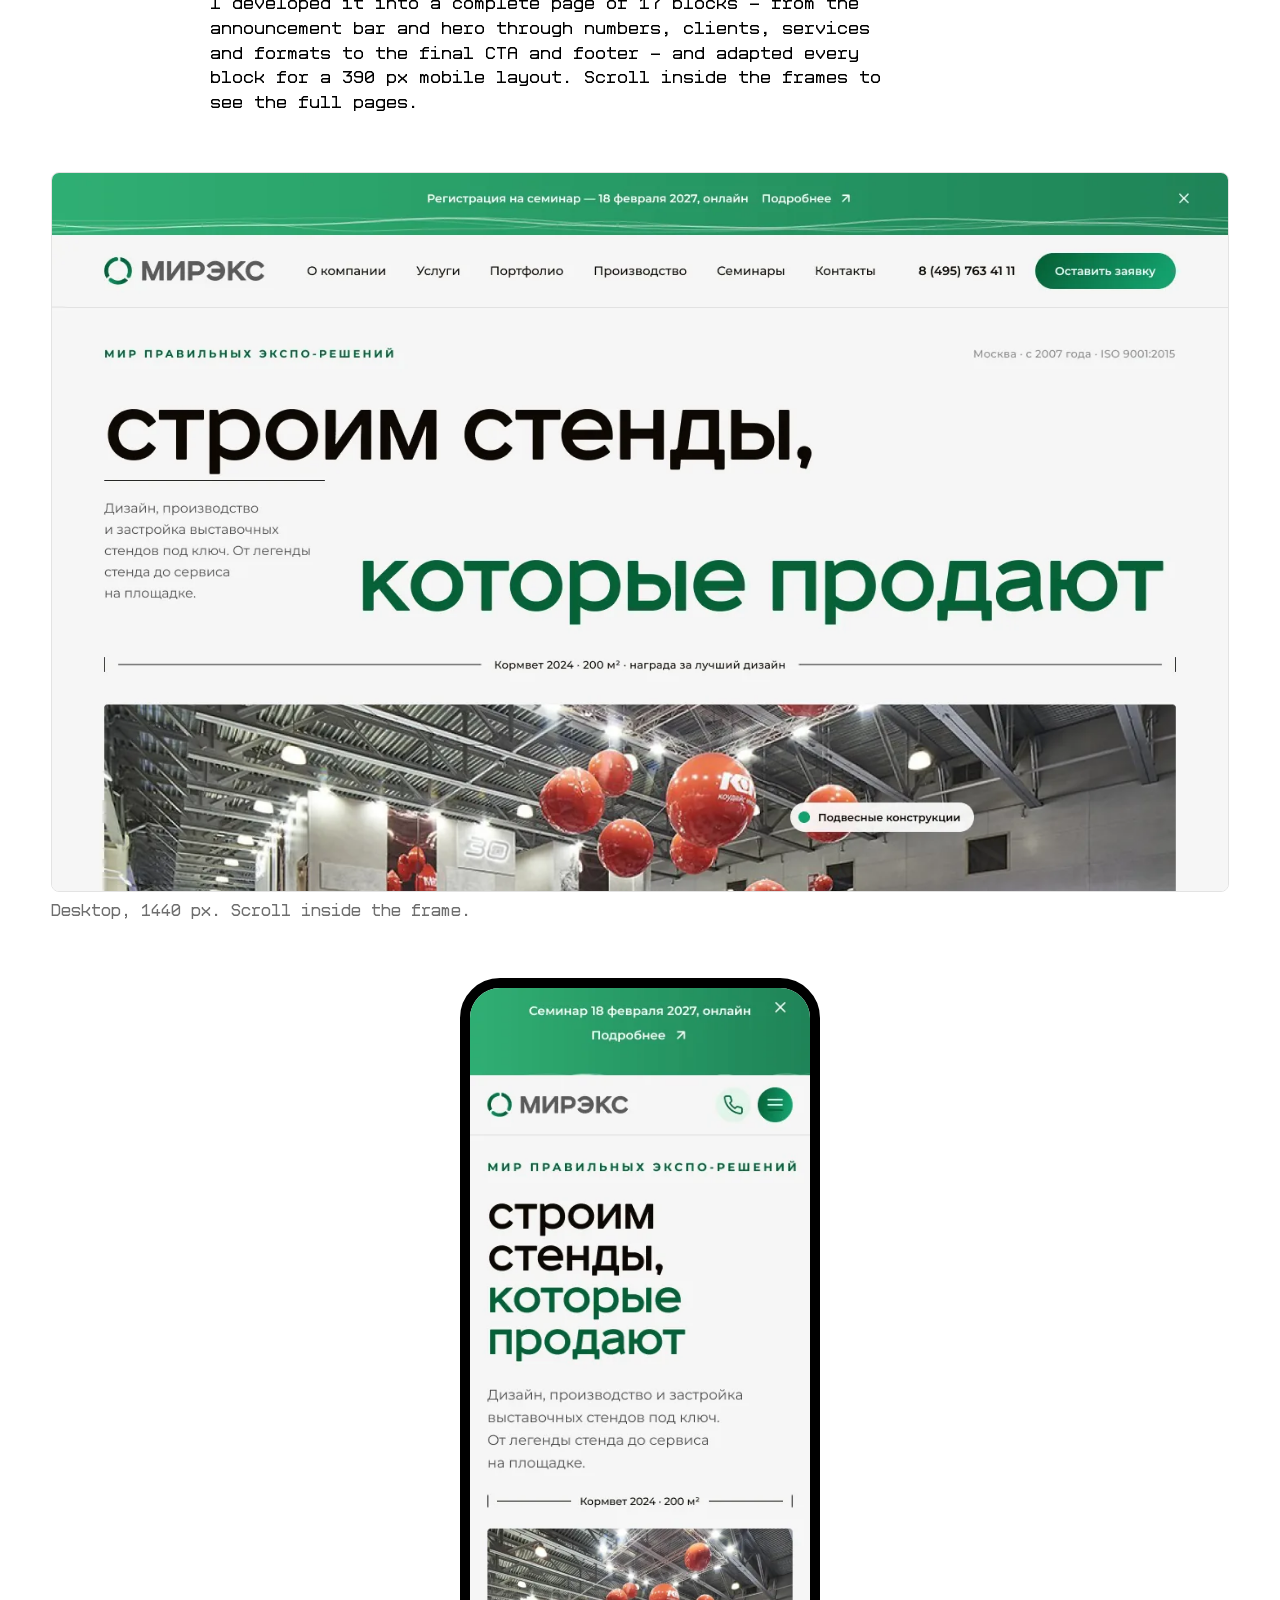
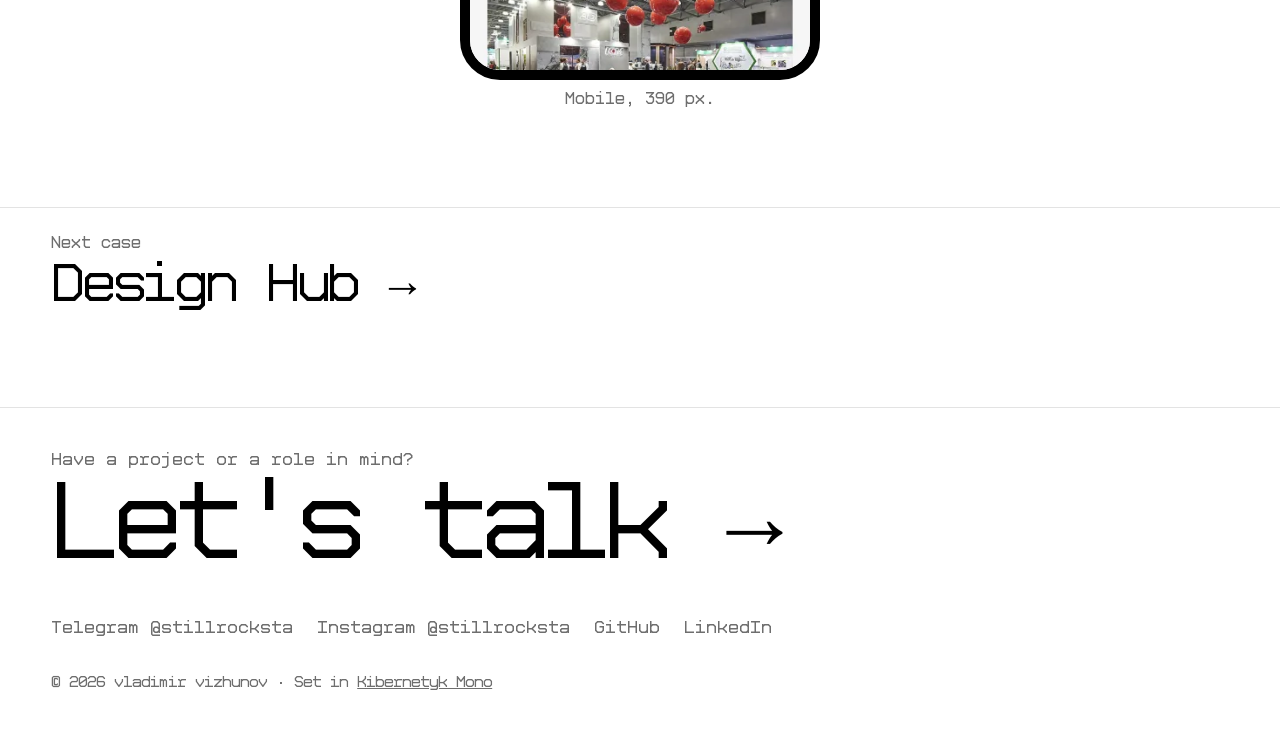
<file: site/work/website.html>
<!doctype html>
<html lang="en">
<head>
<meta charset="utf-8">
<meta name="viewport" content="width=device-width, initial-scale=1">
<title>mir-ex.ru homepage redesign — vladimir vizhunov</title>
<meta name="description" content="Three art directions for a B2B homepage; the chosen one taken to a full desktop page and a 390 px mobile version.">
<meta property="og:title" content="mir-ex.ru homepage redesign — vladimir vizhunov">
<meta property="og:description" content="Three art directions for a B2B homepage; the chosen one taken to a full desktop page and a 390 px mobile version.">
<meta property="og:image" content="https://rockstaneverdie.github.io/portfolio/img/og-bw.jpg">
<meta property="og:image:width" content="1200">
<meta property="og:image:height" content="630">
<meta name="twitter:card" content="summary_large_image">
<link rel="icon" href="../favicon.svg" type="image/svg+xml">
<link rel="preload" href="../fonts/KibernetykMono-Light.woff2" as="font" type="font/woff2" crossorigin>
<link rel="preload" href="../fonts/KibernetykMono-Regular.woff2" as="font" type="font/woff2" crossorigin>
<link rel="stylesheet" href="../style.css">
</head>
<body>
<header class="top wrap">
  <a class="brand" href="../index.html">vladimir vizhunov<span class="handle">@stillrocksta</span></a>
  <nav><a href="../index.html#work">Work</a><a href="../index.html#about">About</a><a href="../index.html#contact">Contact</a></nav>
</header>
<main class="case">
<section class="case-head wrap">
  <a class="back" href="../index.html#work">← All work</a>
  <h1>mir-ex.ru homepage redesign</h1>
  <p class="lead">Three art directions for a B2B homepage; the chosen one taken to a full desktop page and a 390 px mobile version.</p>
  <dl class="meta"><div><dt>Role</dt><dd>Lead designer</dd></div><div><dt>Client</dt><dd>MIREX</dd></div><div><dt>Year</dt><dd>2026</dd></div><div><dt>Built with</dt><dd>MIREX Web Design System</dd></div></dl>
</section>
<div class="case-body wrap"><section class="prose"><h2>Brief</h2><p>The company asked for a homepage that feels more modern and more like them. Instead of one mock-up I proposed three clearly different directions, all built from the same design system components, so the choice was about tone and structure, not about buttons.</p></section><div class="media grid cols-2"><figure class=""><img src="../img/website/bento.webp" width="1440" height="5016" alt="B · Bento — everything is a tile; a quick stand-cost calculator sits in the first screen." loading="lazy" decoding="async" class="" style="aspect-ratio:1.25" data-zoom><figcaption>B · Bento — everything is a tile; a quick stand-cost calculator sits in the first screen.</figcaption></figure><figure class=""><img src="../img/website/cinema.webp" width="1440" height="5527" alt="C · Cinema — dark and immersive: full-bleed photography, big type, almost no frames." loading="lazy" decoding="async" class="" style="aspect-ratio:1.25" data-zoom><figcaption>C · Cinema — dark and immersive: full-bleed photography, big type, almost no frames.</figcaption></figure></div><section class="prose"><h2>Direction A · Architectural bureau</h2><p>The direction the team chose treats the site like an architect&#x27;s portfolio: a light editorial layout, hairline rules, dimension lines drawn over photos, an index-style list of services with hover previews and an editorial grid of projects.</p><p>I developed it into a complete page of 17 blocks — from the announcement bar and hero through numbers, clients, services and formats to the final CTA and footer — and adapted every block for a 390 px mobile layout. Scroll inside the frames to see the full pages.</p></section><div class="media"><figure><div class="scroller" tabindex="0" aria-label="Desktop, 1440 px. Scrollable."><img src="../img/website/desktop-full.webp" width="1440" height="13575" alt="Desktop, 1440 px." loading="lazy" decoding="async"></div><figcaption>Desktop, 1440 px. Scroll inside the frame.</figcaption></figure></div><div class="media phones"><figure class="phone"><div class="scroller phone-screen" tabindex="0" aria-label="Mobile, 390 px. Scrollable."><img src="../img/website/mobile-full.webp" width="390" height="12968" alt="Mobile, 390 px." loading="lazy" decoding="async"></div><figcaption>Mobile, 390 px.</figcaption></figure></div></div>
<a class="next wrap" href="design-hub.html"><span>Next case</span><strong>Design Hub →</strong></a>
</main>
<footer id="contact" class="foot wrap">
  <p class="foot-lead">Have a project or a role in mind?</p>
  <a class="foot-mail" href="https://t.me/stillrocksta">Let's talk →</a>
  <div class="foot-links"><a href="https://t.me/stillrocksta">Telegram @stillrocksta</a><a href="https://instagram.com/stillrocksta">Instagram @stillrocksta</a><a href="https://github.com/rockstaneverdie">GitHub</a><a href="https://www.linkedin.com/in/vladimir-vizhunov-5964213b5/">LinkedIn</a></div>
  <p class="foot-small">© 2026 vladimir vizhunov · Set in <a href="https://pavlokilko.github.io/KibernetykMono/">Kibernetyk Mono</a></p>
</footer>
<div class="lightbox" hidden><img alt=""><button type="button" aria-label="Close">×</button></div>
<script src="../main.js" defer></script>
</body>
</html>
</file>
<file: site/style.css>
@font-face { font-family: "Kibernetyk Mono"; src: url("fonts/KibernetykMono-Thin.woff2") format("woff2"); font-weight: 100; font-display: swap; }
@font-face { font-family: "Kibernetyk Mono"; src: url("fonts/KibernetykMono-Light.woff2") format("woff2"); font-weight: 300; font-display: swap; }
@font-face { font-family: "Kibernetyk Mono"; src: url("fonts/KibernetykMono-Regular.woff2") format("woff2"); font-weight: 400; font-display: swap; }
@font-face { font-family: "Kibernetyk Mono"; src: url("fonts/KibernetykMono-Medium.woff2") format("woff2"); font-weight: 500; font-display: swap; }
@font-face { font-family: "Kibernetyk Mono"; src: url("fonts/KibernetykMono-Bold.woff2") format("woff2"); font-weight: 700; font-display: swap; }

:root {
  --bg: #ffffff;
  --ink: #000000;
  --muted: #6e6e6e;
  --line: #e3e3e3;
  --frame: #f2f2f2;
  --mono: "Kibernetyk Mono", ui-monospace, "SF Mono", Menlo, monospace;
  --gutter: clamp(16px, 4vw, 56px);
  --max: 1360px;
  color-scheme: light;
}
@media (prefers-color-scheme: dark) {
  :root {
    --bg: #000000;
    --ink: #ffffff;
    --muted: #8f8f8f;
    --line: #262626;
    --frame: #111111;
    color-scheme: dark;
  }
}

* { box-sizing: border-box; }
html { -webkit-text-size-adjust: 100%; scroll-behavior: smooth; }
body {
  margin: 0;
  background: var(--bg);
  color: var(--ink);
  font: 400 15px/1.65 var(--mono);
  -webkit-font-smoothing: antialiased;
}
img { display: block; max-width: 100%; height: auto; }
a { color: inherit; }
h1, h2, h3 { margin: 0; font-weight: 500; }
:focus-visible { outline: 2px solid var(--ink); outline-offset: 3px; }

.wrap { width: 100%; max-width: var(--max); margin: 0 auto; padding: 0 var(--gutter); }

/* header */
.top {
  position: sticky; top: 0; z-index: 10;
  display: flex; justify-content: space-between; align-items: center;
  height: 64px;
  background: color-mix(in srgb, var(--bg) 86%, transparent);
  backdrop-filter: blur(12px);
  -webkit-backdrop-filter: blur(12px);
}
.brand { font-weight: 500; text-decoration: none; }
.handle { margin-left: .8em; color: var(--muted); font-weight: 400; }
.top nav { display: flex; gap: clamp(14px, 3vw, 32px); }
.top nav a { text-decoration: none; color: var(--muted); font-size: 14px; }
.top nav a:hover { color: var(--ink); }

/* hero */
.hero { padding-top: clamp(56px, 12vw, 160px); padding-bottom: clamp(56px, 9vw, 120px); }
.eyebrow { margin: 0 0 20px; color: var(--muted); font-size: 14px; }
.hero h1 {
  max-width: 22ch;
  font: 300 clamp(32px, 6vw, 84px)/1.05 var(--mono);
  letter-spacing: -0.06em;
}
.hero h1 em { font-style: normal; background: var(--ink); color: var(--bg); padding: 0 .12em; -webkit-box-decoration-break: clone; box-decoration-break: clone; }

/* sections */
.section-head {
  display: flex; justify-content: space-between; align-items: baseline; gap: 16px;
  padding: 18px 0 28px; border-top: 1px solid var(--line);
}
.section-head h2 { font-size: 14px; font-weight: 500; }
.section-head span { color: var(--muted); font-size: 14px; }

/* cards */
.cards { display: grid; grid-template-columns: repeat(2, minmax(0, 1fr)); gap: 56px 24px; padding-bottom: 96px; }
.card { text-decoration: none; display: block; }
.card.wide { grid-column: 1 / -1; }
.card-img { position: relative; width: 100%; overflow: hidden; border-radius: 6px; background: var(--frame); aspect-ratio: 16 / 10; }
.card.wide .card-img { aspect-ratio: 16 / 8; }
.card-img img { position: absolute; inset: 0; width: 100%; height: 100%; object-fit: cover; object-position: center; transition: transform .6s cubic-bezier(.2,.7,.2,1); }
.card-img.pin-top img { object-position: top; }
.card-img.pin-left img { object-position: left; }
.card:hover .card-img img { transform: scale(1.025); }
.card-text { display: grid; grid-template-columns: minmax(0, 1fr) auto; gap: 6px 24px; padding-top: 16px; }
.card-text h3 { font-size: 17px; letter-spacing: -0.02em; }
.card-text p { grid-column: 1; margin: 0; color: var(--muted); font-size: 14px; line-height: 1.5; max-width: 52ch; }
.tags { grid-column: 2; grid-row: 1 / span 2; display: flex; flex-wrap: wrap; justify-content: flex-end; align-content: flex-start; gap: 6px; margin: 0; padding: 0; list-style: none; max-width: 260px; }
.tags li { font-size: 12px; color: var(--muted); border: 1px solid var(--line); border-radius: 999px; padding: 3px 10px; white-space: nowrap; }

/* side projects */
.sides { display: grid; grid-template-columns: repeat(2, minmax(0, 1fr)); gap: 24px; padding-bottom: 96px; }
.side { display: grid; grid-template-columns: 180px minmax(0, 1fr); gap: 20px; align-items: start; }
.side-img { position: relative; border-radius: 6px; overflow: hidden; background: var(--frame); aspect-ratio: 1; }
.side-img img { position: absolute; inset: 0; width: 100%; height: 100%; object-fit: cover; }
.side h3 { font-size: 18px; margin-bottom: 6px; }
.side p { margin: 0 0 10px; color: var(--muted); font-size: 14px; line-height: 1.5; }
.more { text-decoration: underline; text-underline-offset: .2em; font-size: 14px; }

/* about */
.about-grid { display: grid; grid-template-columns: minmax(0, 1.3fr) minmax(0, 1fr); gap: 48px; padding-bottom: 112px; }
.about .prose p:first-child { font: 300 clamp(20px, 2.2vw, 26px)/1.35 var(--mono); letter-spacing: -0.04em; }
.skills { margin: 0; display: grid; gap: 20px; }
.skills dt { font-size: 13px; color: var(--muted); margin-bottom: 4px; }
.skills dd { margin: 0; font-size: 14px; }

/* case page */
.case-head { padding-top: clamp(40px, 7vw, 96px); padding-bottom: 48px; }
.back { display: inline-block; color: var(--muted); text-decoration: none; font-size: 14px; margin-bottom: 36px; }
.back:hover { color: var(--ink); }
.case-head h1 { font: 300 clamp(32px, 5.4vw, 76px)/1.05 var(--mono); letter-spacing: -0.06em; max-width: 20ch; }
.lead { font-size: clamp(16px, 1.6vw, 19px); line-height: 1.5; max-width: 40ch; margin: 24px 0 48px; color: var(--muted); }
.meta { display: grid; grid-template-columns: repeat(4, minmax(0, 1fr)); gap: 24px; margin: 0; padding-top: 20px; border-top: 1px solid var(--line); }
.meta dt { font-size: 13px; color: var(--muted); margin-bottom: 4px; }
.meta dd { margin: 0; font-size: 14px; }

.case-body { display: grid; gap: 56px; padding-bottom: 96px; }
.prose { max-width: 680px; }
.case-body .prose { margin-left: max(0px, calc((100% - 680px) * 0.32)); }
.prose h2 { font-size: 14px; font-weight: 600; margin-bottom: 12px; }
.prose p { margin: 0 0 1em; }
.prose p:last-child { margin-bottom: 0; }

.media figure { margin: 0; }
.media img { width: 100%; border-radius: 6px; background: var(--frame); cursor: zoom-in; }
.media img[style] { object-fit: cover; object-position: top; }
figcaption { margin-top: 10px; font-size: 14px; color: var(--muted); line-height: 1.45; max-width: 64ch; }
.grid { display: grid; gap: 20px; align-items: start; }
.cols-2 { grid-template-columns: repeat(2, minmax(0, 1fr)); }
.cols-3 { grid-template-columns: repeat(3, minmax(0, 1fr)); }
.cols-4 { grid-template-columns: repeat(4, minmax(0, 1fr)); }
.cols-5 { grid-template-columns: repeat(5, minmax(0, 1fr)); gap: 12px; }
.cols-6 { grid-template-columns: repeat(6, minmax(0, 1fr)); gap: 12px; }

.scroller {
  height: min(80vh, 860px);
  overflow-y: auto; overscroll-behavior: contain;
  border-radius: 8px; border: 1px solid var(--line); background: var(--frame);
}
.scroller img { border-radius: 0; cursor: default; }
.phones { display: flex; justify-content: center; gap: 40px; }
.phone { width: min(100%, 360px); }
.phone-screen {
  height: min(78vh, 740px);
  border: 10px solid var(--ink); border-radius: 40px;
  scrollbar-width: none;
}
.phone-screen::-webkit-scrollbar { display: none; }
.phone figcaption { text-align: center; max-width: none; }

.next {
  display: flex; flex-direction: column; gap: 6px;
  text-decoration: none; padding-top: 24px; padding-bottom: 96px; border-top: 1px solid var(--line);
}
.next span { color: var(--muted); font-size: 14px; }
.next strong { font: 300 clamp(26px, 3.6vw, 52px)/1.1 var(--mono); letter-spacing: -0.05em; }
.next:hover strong { text-decoration: underline; text-decoration-thickness: 1px; text-underline-offset: .15em; }

/* footer */
.foot { padding-top: 40px; padding-bottom: 48px; border-top: 1px solid var(--line); }
.foot-lead { margin: 0; color: var(--muted); }
.foot-mail { display: inline-block; margin: 8px 0 40px; font: 300 clamp(40px, 7.4vw, 104px)/1 var(--mono); text-decoration: none; letter-spacing: -0.07em; }
.foot-mail:hover { text-decoration: underline; text-decoration-thickness: 1px; text-underline-offset: .12em; }
.foot-links { display: flex; flex-wrap: wrap; gap: 24px; }
.foot-links a { text-decoration: none; color: var(--muted); }
.foot-links a:hover { color: var(--ink); }
.foot-small { margin: 32px 0 0; font-size: 13px; color: var(--muted); }

/* lightbox */
.lightbox {
  position: fixed; inset: 0; z-index: 50;
  display: grid; place-items: center; padding: 24px;
  background: rgba(10, 10, 9, .92); cursor: zoom-out;
}
.lightbox[hidden] { display: none; }
.lightbox img { max-width: 100%; max-height: 100%; object-fit: contain; border-radius: 4px; }
.lightbox button {
  position: absolute; top: 12px; right: 16px;
  width: 44px; height: 44px; border: 0; background: none; color: #fff; font-size: 32px; cursor: pointer;
}

@media (max-width: 900px) {
  .cards, .sides, .about-grid { grid-template-columns: 1fr; }
  .card.wide .card-img { aspect-ratio: 16 / 10; }
  .card-text { grid-template-columns: 1fr; }
  .tags { grid-column: 1; grid-row: auto; justify-content: flex-start; max-width: none; margin-top: 6px; }
  .meta { grid-template-columns: repeat(2, minmax(0, 1fr)); }
  .cols-4, .cols-5 { grid-template-columns: repeat(2, minmax(0, 1fr)); }
  .cols-6 { grid-template-columns: repeat(3, minmax(0, 1fr)); }
  .case-body .prose { margin-left: 0; }
}
@media (max-width: 600px) {
  body { font-size: 14px; }
  .cols-2, .cols-3 { grid-template-columns: 1fr; }
  .side { grid-template-columns: 112px minmax(0, 1fr); gap: 16px; }
  .top nav a:first-child { display: none; }
  .brand { line-height: 1.25; }
  .handle { display: block; margin-left: 0; font-size: 12px; }
}
@media (prefers-reduced-motion: reduce) {
  html { scroll-behavior: auto; }
  .card-img img { transition: none; }
}
</file>
